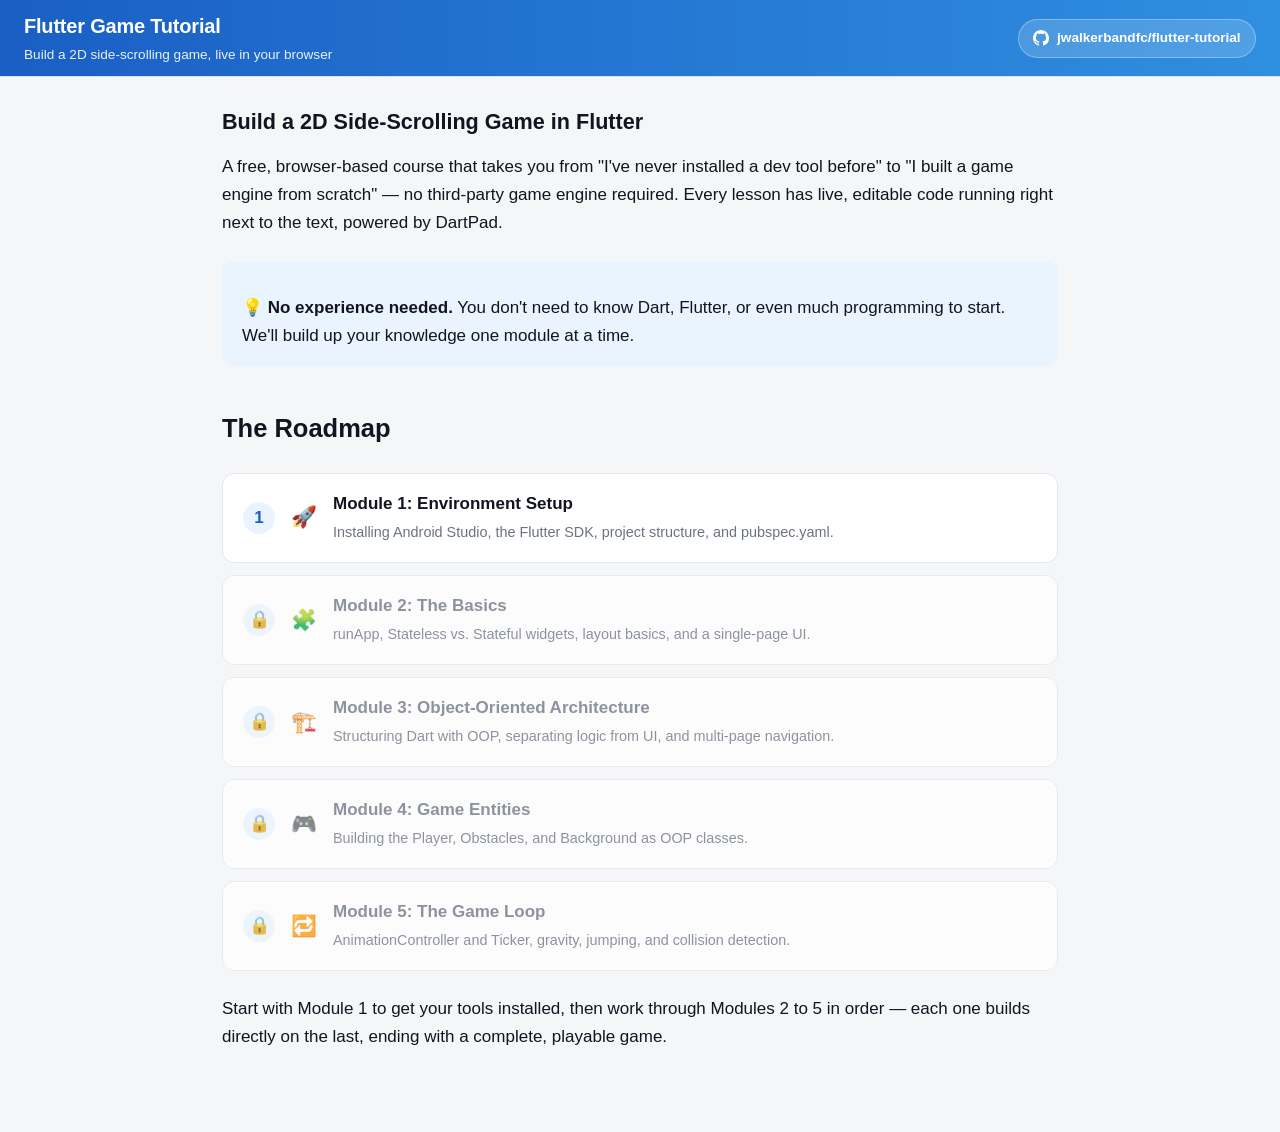
<file: index.html>
<!DOCTYPE html>
<html lang="en">
<head>
  <meta charset="UTF-8" />
  <meta name="viewport" content="width=device-width, initial-scale=1.0" />
  <title>Build a 2D Game in Flutter — A Beginner's Tutorial Series</title>
  <link rel="stylesheet" href="assets/css/style.css" />
</head>
<body data-root="">
  <div class="app">
    <header class="app-header" id="app-header-root"></header>
    <div class="app-body">
      <main class="content" style="max-width: 900px;">
        <h1>Build a 2D Side-Scrolling Game in Flutter</h1>
        <p>
          A free, browser-based course that takes you from "I've never installed a dev tool before"
          to "I built a game engine from scratch" — no third-party game engine required. Every
          lesson has live, editable code running right next to the text, powered by DartPad.
        </p>

        <div class="callout">
          <p>
            <strong>No experience needed.</strong> You don't need to know Dart, Flutter, or even
            much programming to start. We'll build up your knowledge one module at a time.
          </p>
        </div>

        <h2 style="border-top: none; padding-top: 0; margin-top: 2.5rem;">The Roadmap</h2>
        <ul class="roadmap-list" id="roadmap-list"></ul>

        <p>
          Start with Module 1 to get your tools installed, then work through Modules 2 to 5 in
          order — each one builds directly on the last, ending with a complete, playable game.
        </p>
      </main>
    </div>
  </div>

  <script src="assets/js/lessons-data.js"></script>
  <script src="assets/js/progress.js"></script>
  <script src="assets/js/shell.js"></script>
  <script>
    window.FlutterTutorial.onShellReady = function () {
      window.FlutterTutorial.renderRoadmap('roadmap-list', {
        'module-1': 'Installing Android Studio, the Flutter SDK, project structure, and pubspec.yaml.',
        'module-2': 'runApp, Stateless vs. Stateful widgets, layout basics, and a single-page UI.',
        'module-3': 'Structuring Dart with OOP, separating logic from UI, and multi-page navigation.',
        'module-4': 'Building the Player, Obstacles, and Background as OOP classes.',
        'module-5': 'AnimationController and Ticker, gravity, jumping, and collision detection.',
      });
    };
  </script>
</body>
</html>
</file>
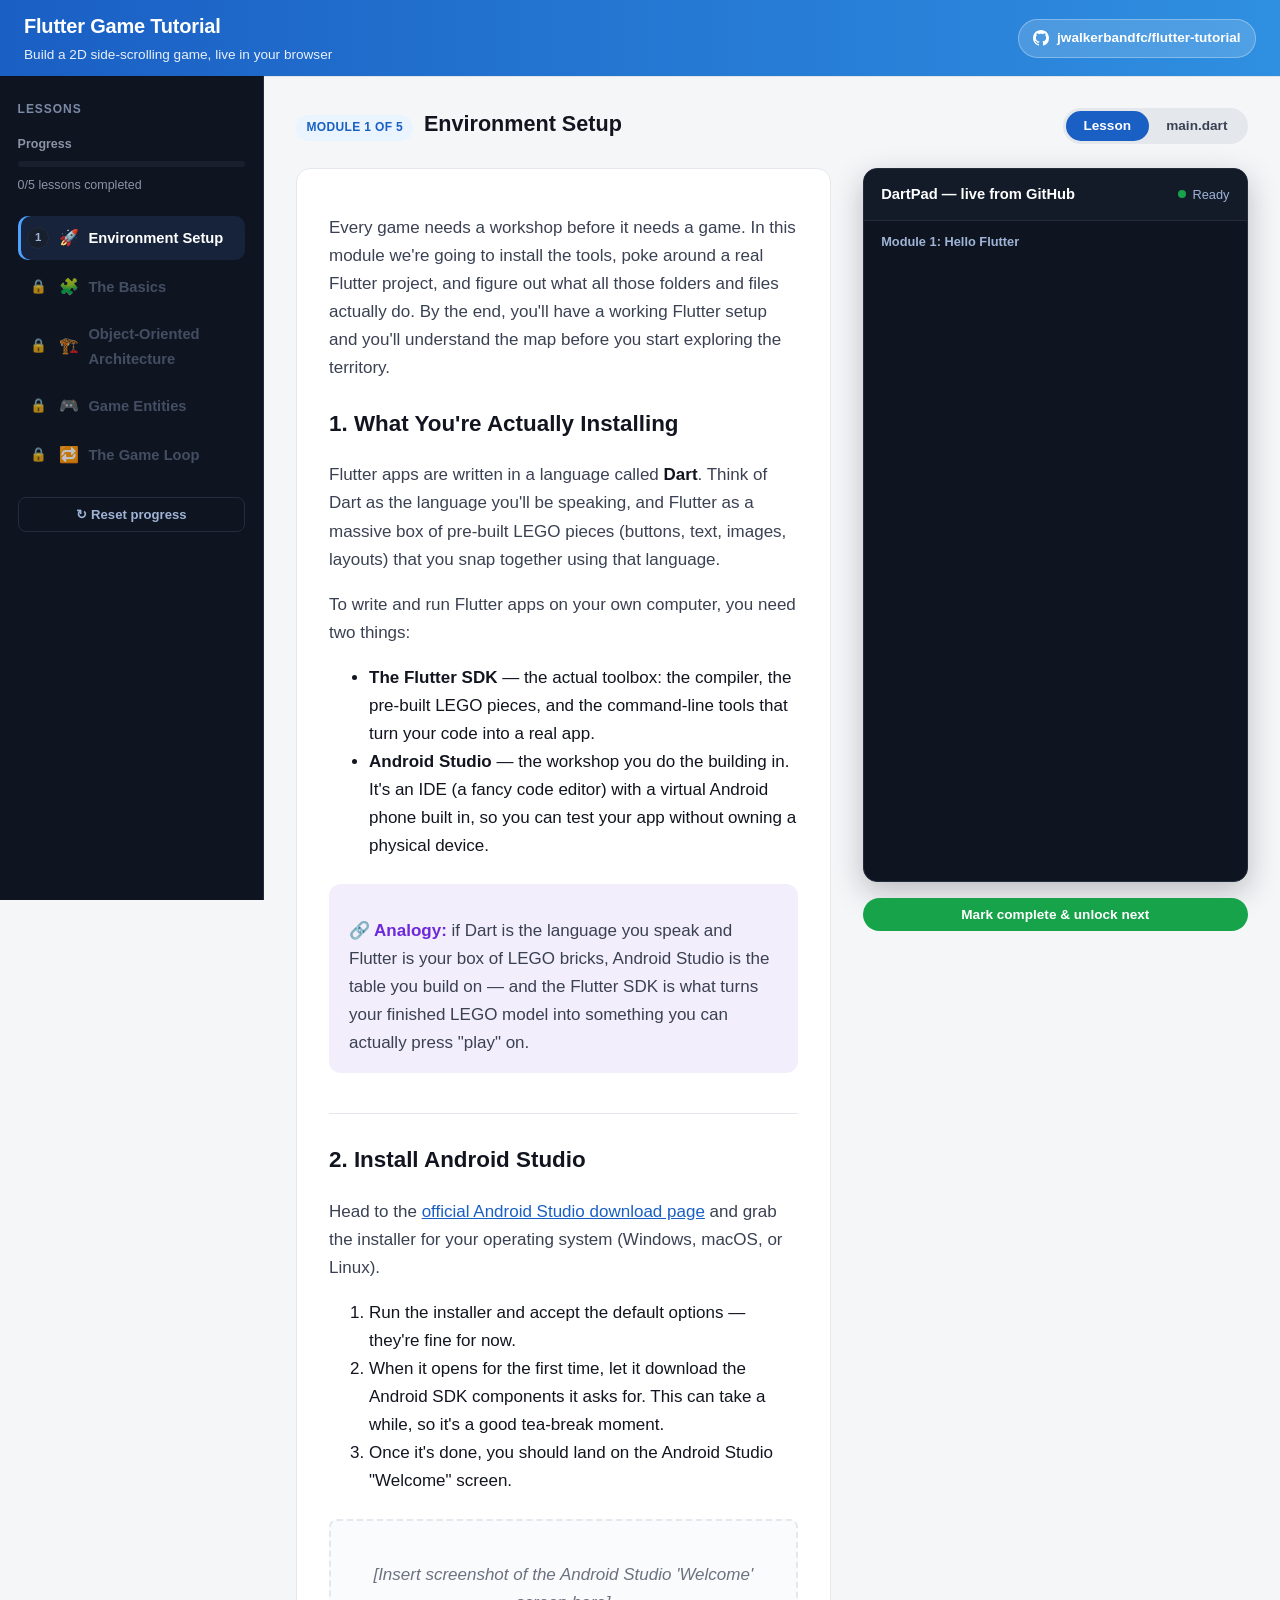
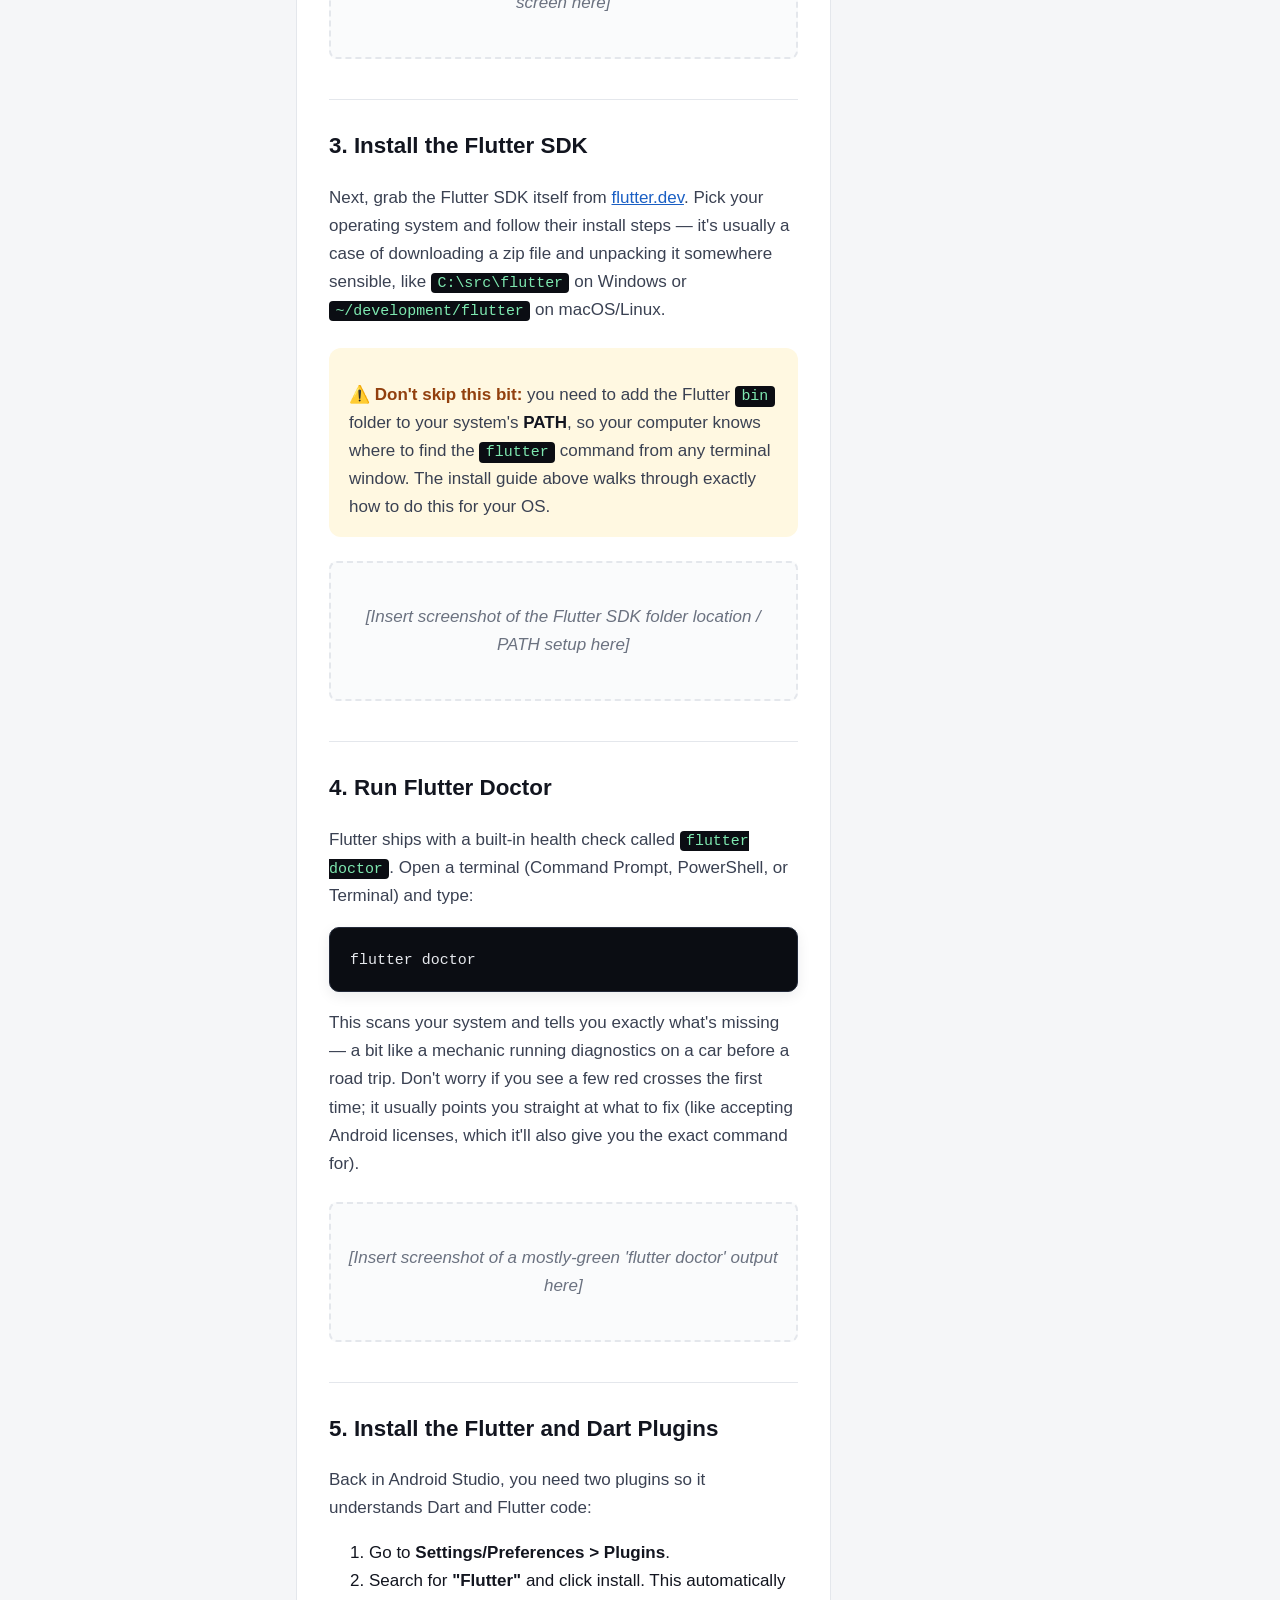
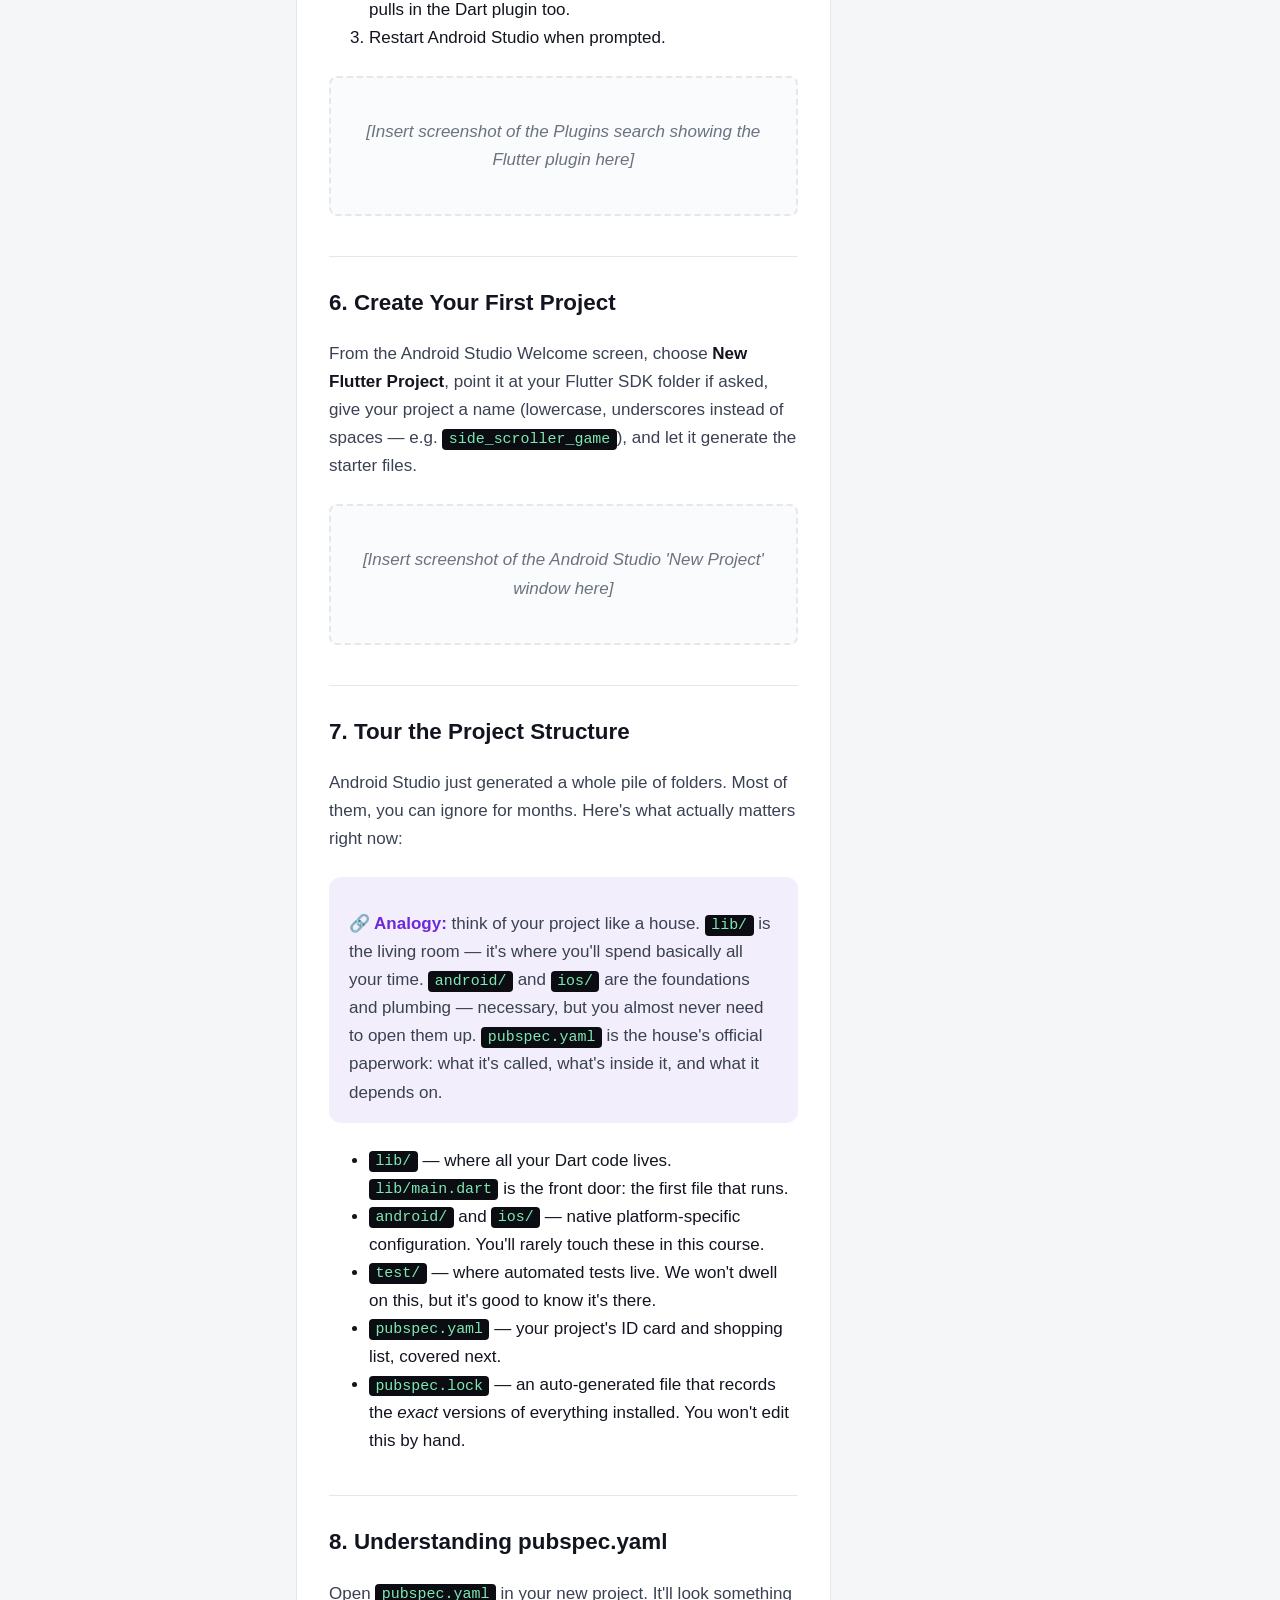
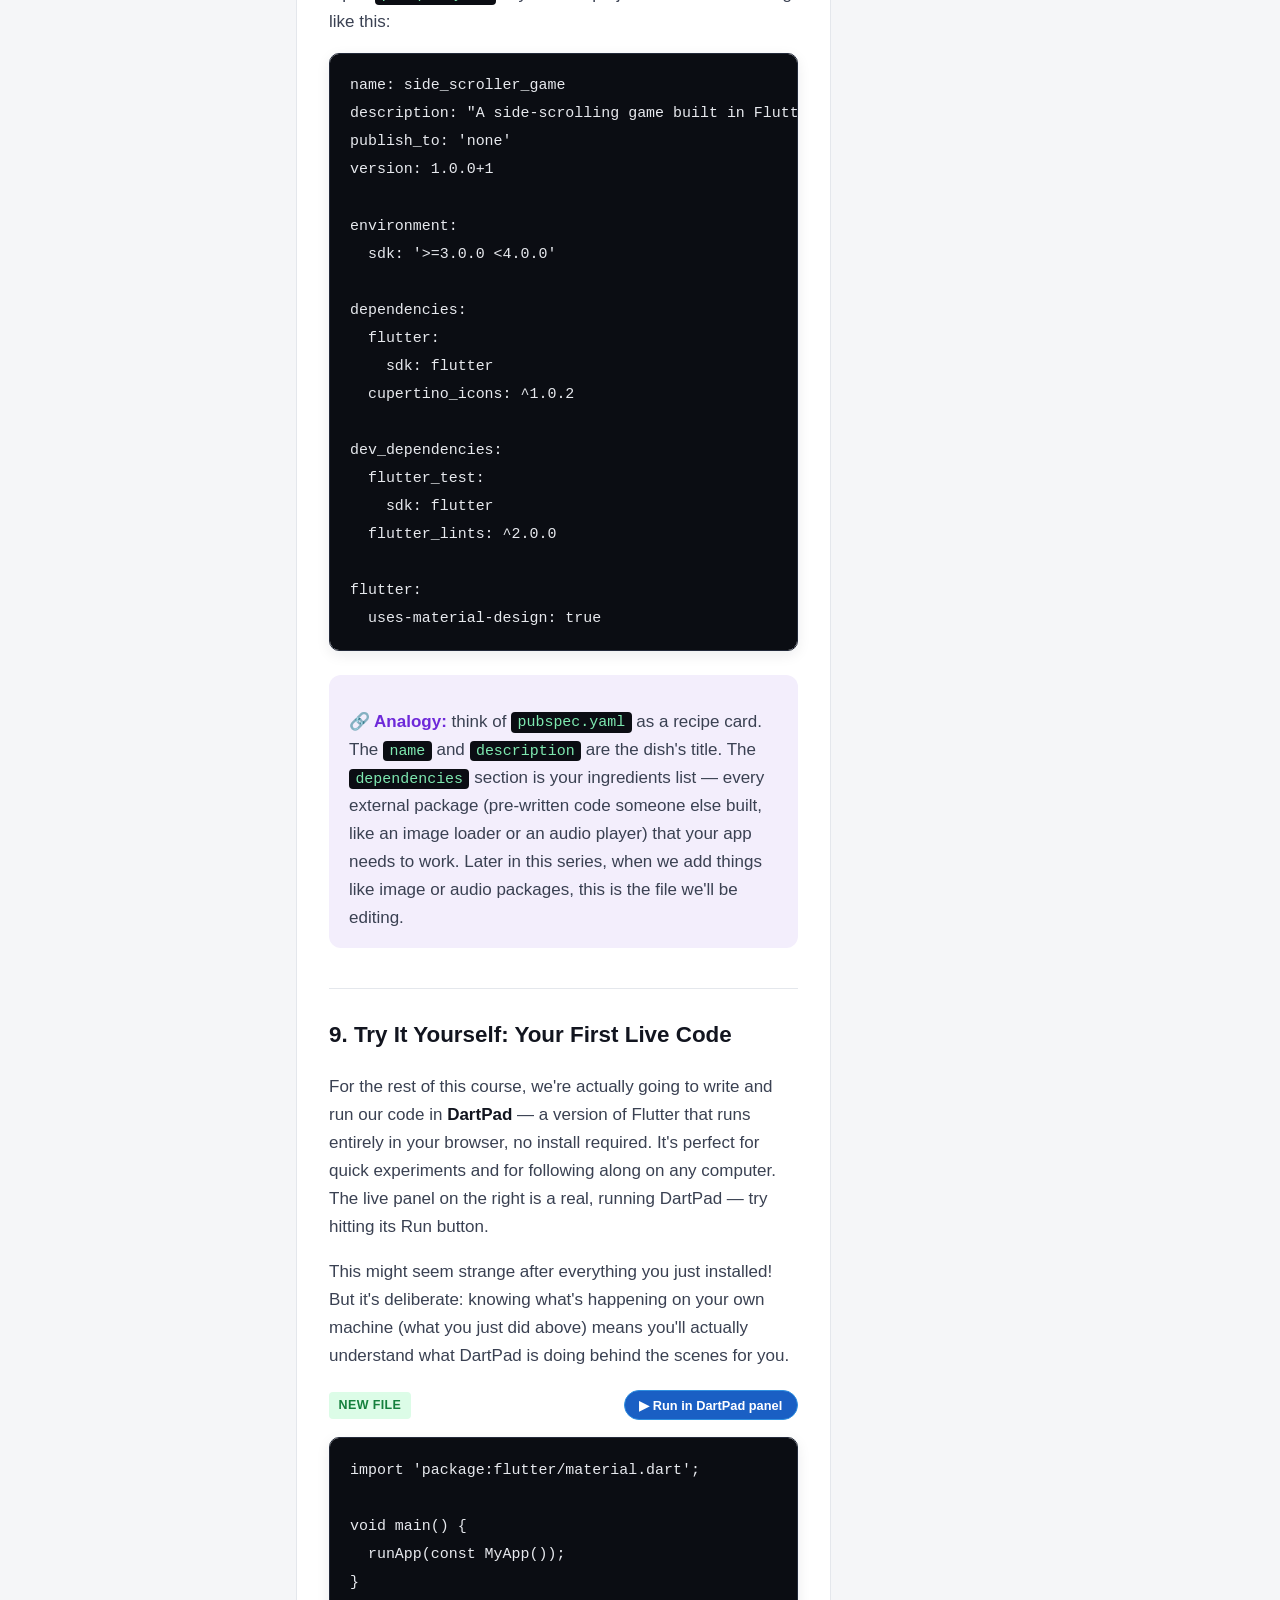
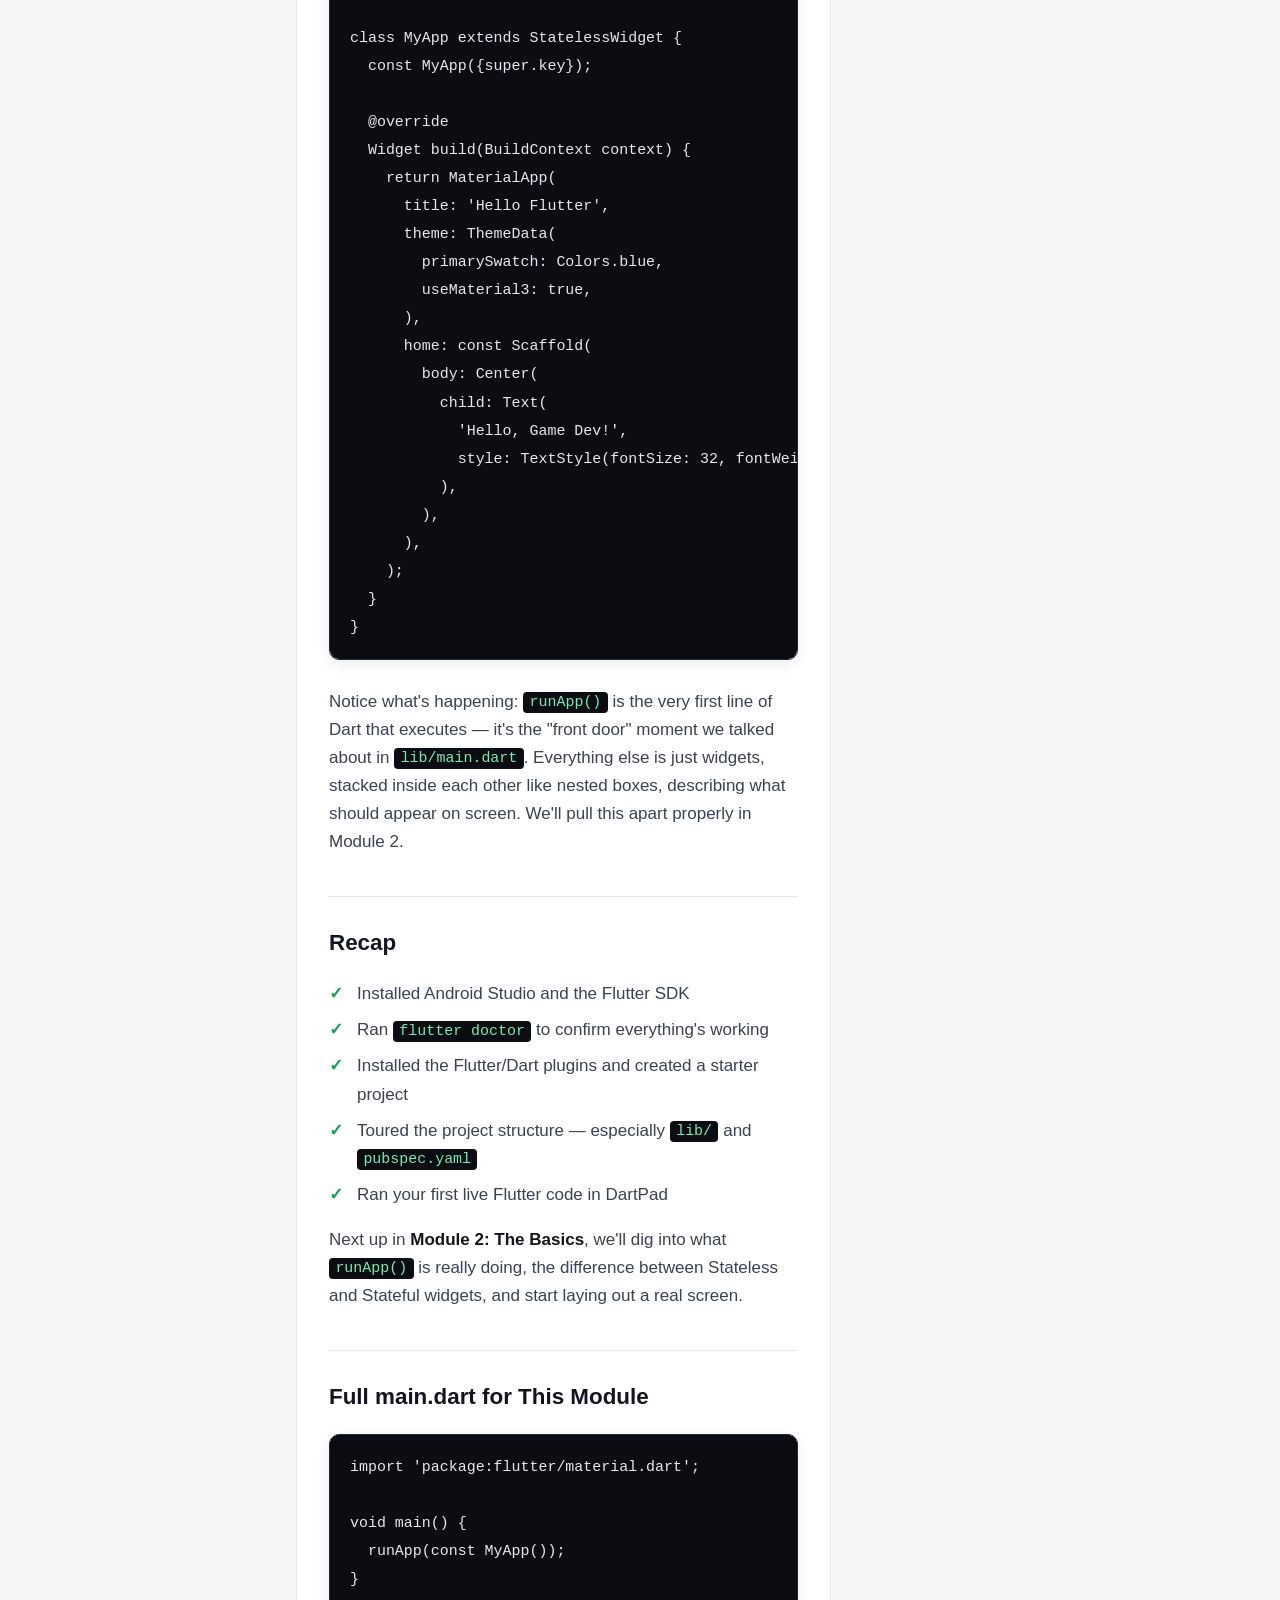
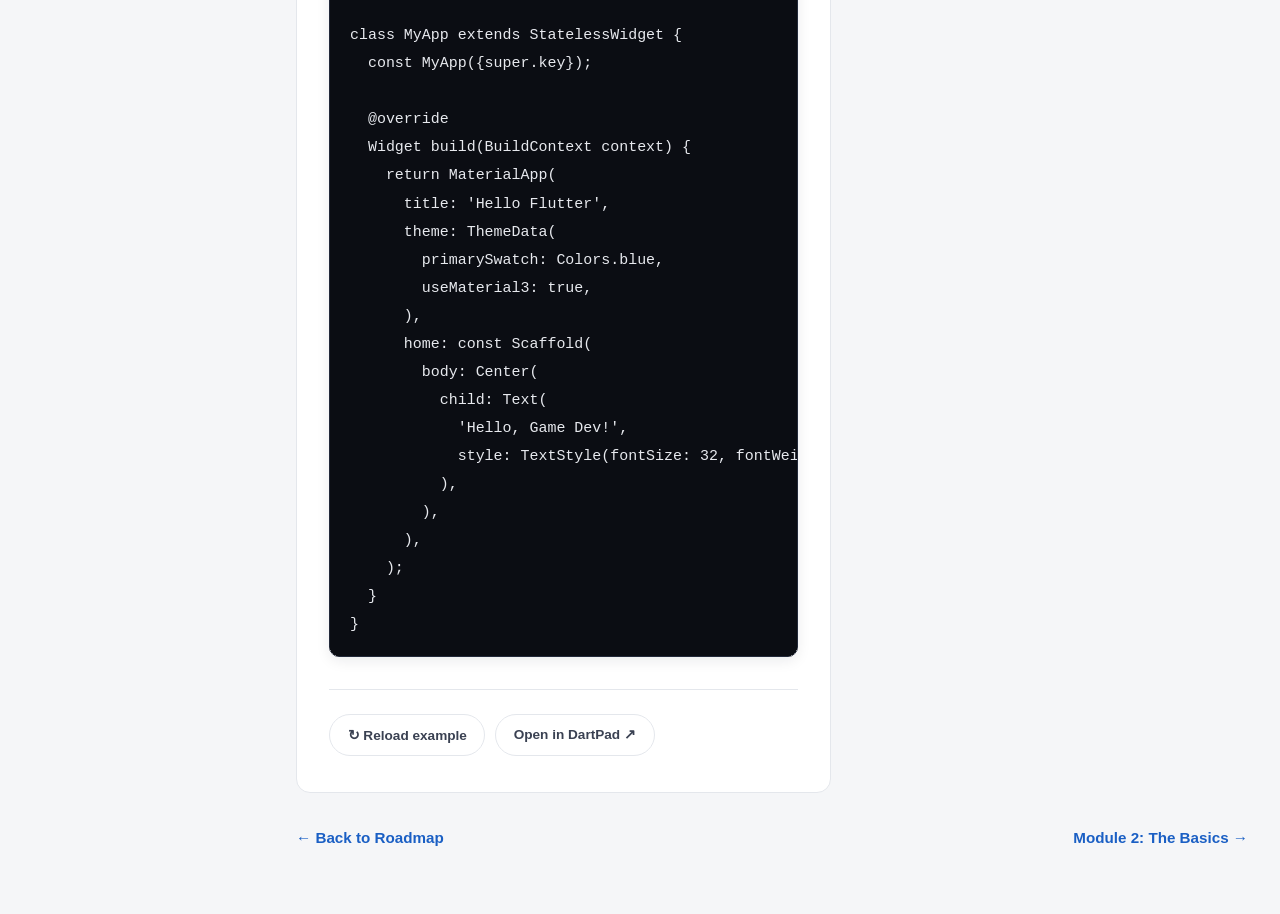
<file: modules/module-1.html>
<!DOCTYPE html>
<html lang="en">
<head>
  <meta charset="UTF-8" />
  <meta name="viewport" content="width=device-width, initial-scale=1.0" />
  <title>Module 1: Environment Setup — Flutter Game Tutorial</title>
  <link rel="stylesheet" href="../assets/css/style.css" />
</head>
<body data-root="../" data-lesson="module-1">
  <div class="app">
    <header class="app-header" id="app-header-root"></header>
    <div class="app-body">
      <aside class="sidebar" id="sidebar-root"></aside>
      <main class="content">
        <div class="lesson-header-row">
          <div>
            <span class="module-badge">MODULE 1 OF 5</span>
            <h1>Environment Setup</h1>
          </div>
          <div class="lesson-tabs">
            <button class="tab-btn active" id="tab-lesson" type="button">Lesson</button>
            <button class="tab-btn" id="tab-maindart" type="button">main.dart</button>
          </div>
        </div>

        <div class="content-split">
          <article class="lesson-pane">
            <p>
              Every game needs a workshop before it needs a game. In this module we're going to install
              the tools, poke around a real Flutter project, and figure out what all those folders and
              files actually do. By the end, you'll have a working Flutter setup and you'll understand
              the map before you start exploring the territory.
            </p>

            <h2>1. What You're Actually Installing</h2>
            <p>
              Flutter apps are written in a language called <strong>Dart</strong>. Think of Dart as the
              language you'll be speaking, and Flutter as a massive box of pre-built LEGO pieces
              (buttons, text, images, layouts) that you snap together using that language.
            </p>
            <p>
              To write and run Flutter apps on your own computer, you need two things:
            </p>
            <ul>
              <li><strong>The Flutter SDK</strong> — the actual toolbox: the compiler, the pre-built LEGO pieces, and the command-line tools that turn your code into a real app.</li>
              <li><strong>Android Studio</strong> — the workshop you do the building in. It's an IDE (a fancy code editor) with a virtual Android phone built in, so you can test your app without owning a physical device.</li>
            </ul>

            <div class="callout analogy">
              <p>
                <strong>Analogy:</strong> if Dart is the language you speak and Flutter is your box of
                LEGO bricks, Android Studio is the table you build on — and the Flutter SDK is what
                turns your finished LEGO model into something you can actually press "play" on.
              </p>
            </div>

            <h2>2. Install Android Studio</h2>
            <p>
              Head to the
              <a href="https://developer.android.com/studio" target="_blank" rel="noopener">official Android Studio download page</a>
              and grab the installer for your operating system (Windows, macOS, or Linux).
            </p>
            <ol>
              <li>Run the installer and accept the default options — they're fine for now.</li>
              <li>When it opens for the first time, let it download the Android SDK components it asks for. This can take a while, so it's a good tea-break moment.</li>
              <li>Once it's done, you should land on the Android Studio "Welcome" screen.</li>
            </ol>

            <div class="screenshot-placeholder">
              [Insert screenshot of the Android Studio 'Welcome' screen here]
            </div>

            <h2>3. Install the Flutter SDK</h2>
            <p>
              Next, grab the Flutter SDK itself from
              <a href="https://docs.flutter.dev/get-started/install" target="_blank" rel="noopener">flutter.dev</a>.
              Pick your operating system and follow their install steps — it's usually a case of
              downloading a zip file and unpacking it somewhere sensible, like <code>C:\src\flutter</code>
              on Windows or <code>~/development/flutter</code> on macOS/Linux.
            </p>

            <div class="callout warning">
              <p>
                <strong>Don't skip this bit:</strong> you need to add the Flutter <code>bin</code> folder
                to your system's <strong>PATH</strong>, so your computer knows where to find the
                <code>flutter</code> command from any terminal window. The install guide above walks
                through exactly how to do this for your OS.
              </p>
            </div>

            <div class="screenshot-placeholder">
              [Insert screenshot of the Flutter SDK folder location / PATH setup here]
            </div>

            <h2>4. Run Flutter Doctor</h2>
            <p>
              Flutter ships with a built-in health check called <code>flutter doctor</code>. Open a
              terminal (Command Prompt, PowerShell, or Terminal) and type:
            </p>
            <pre><code>flutter doctor</code></pre>
            <p>
              This scans your system and tells you exactly what's missing — a bit like a mechanic
              running diagnostics on a car before a road trip. Don't worry if you see a few red crosses
              the first time; it usually points you straight at what to fix (like accepting Android
              licenses, which it'll also give you the exact command for).
            </p>

            <div class="screenshot-placeholder">
              [Insert screenshot of a mostly-green 'flutter doctor' output here]
            </div>

            <h2>5. Install the Flutter and Dart Plugins</h2>
            <p>
              Back in Android Studio, you need two plugins so it understands Dart and Flutter code:
            </p>
            <ol>
              <li>Go to <strong>Settings/Preferences &gt; Plugins</strong>.</li>
              <li>Search for <strong>"Flutter"</strong> and click install. This automatically pulls in the Dart plugin too.</li>
              <li>Restart Android Studio when prompted.</li>
            </ol>

            <div class="screenshot-placeholder">
              [Insert screenshot of the Plugins search showing the Flutter plugin here]
            </div>

            <h2>6. Create Your First Project</h2>
            <p>
              From the Android Studio Welcome screen, choose <strong>New Flutter Project</strong>, point
              it at your Flutter SDK folder if asked, give your project a name (lowercase, underscores
              instead of spaces — e.g. <code>side_scroller_game</code>), and let it generate the starter
              files.
            </p>

            <div class="screenshot-placeholder">
              [Insert screenshot of the Android Studio 'New Project' window here]
            </div>

            <h2>7. Tour the Project Structure</h2>
            <p>
              Android Studio just generated a whole pile of folders. Most of them, you can ignore for
              months. Here's what actually matters right now:
            </p>

            <div class="callout analogy">
              <p>
                <strong>Analogy:</strong> think of your project like a house. <code>lib/</code> is the
                living room — it's where you'll spend basically all your time. <code>android/</code> and
                <code>ios/</code> are the foundations and plumbing — necessary, but you almost never need
                to open them up. <code>pubspec.yaml</code> is the house's official paperwork: what it's
                called, what's inside it, and what it depends on.
              </p>
            </div>

            <ul>
              <li><code>lib/</code> — where all your Dart code lives. <code>lib/main.dart</code> is the front door: the first file that runs.</li>
              <li><code>android/</code> and <code>ios/</code> — native platform-specific configuration. You'll rarely touch these in this course.</li>
              <li><code>test/</code> — where automated tests live. We won't dwell on this, but it's good to know it's there.</li>
              <li><code>pubspec.yaml</code> — your project's ID card and shopping list, covered next.</li>
              <li><code>pubspec.lock</code> — an auto-generated file that records the <em>exact</em> versions of everything installed. You won't edit this by hand.</li>
            </ul>

            <h2>8. Understanding pubspec.yaml</h2>
            <p>
              Open <code>pubspec.yaml</code> in your new project. It'll look something like this:
            </p>

            <pre><code>name: side_scroller_game
description: "A side-scrolling game built in Flutter."
publish_to: 'none'
version: 1.0.0+1

environment:
  sdk: '>=3.0.0 <4.0.0'

dependencies:
  flutter:
    sdk: flutter
  cupertino_icons: ^1.0.2

dev_dependencies:
  flutter_test:
    sdk: flutter
  flutter_lints: ^2.0.0

flutter:
  uses-material-design: true</code></pre>

            <div class="callout analogy">
              <p>
                <strong>Analogy:</strong> think of <code>pubspec.yaml</code> as a recipe card. The
                <code>name</code> and <code>description</code> are the dish's title. The
                <code>dependencies</code> section is your ingredients list — every external package
                (pre-written code someone else built, like an image loader or an audio player) that your
                app needs to work. Later in this series, when we add things like image or audio
                packages, this is the file we'll be editing.
              </p>
            </div>

            <h2>9. Try It Yourself: Your First Live Code</h2>
            <p>
              For the rest of this course, we're actually going to write and run our code in
              <strong>DartPad</strong> — a version of Flutter that runs entirely in your browser, no
              install required. It's perfect for quick experiments and for following along on any
              computer. The live panel on the right is a real, running DartPad — try hitting its Run
              button.
            </p>
            <p>
              This might seem strange after everything you just installed! But it's deliberate: knowing
              what's happening on your own machine (what you just did above) means you'll actually
              understand what DartPad is doing behind the scenes for you.
            </p>

            <div class="example-block">
              <div class="example-toolbar">
                <span class="file-note new">New File</span>
                <button
                  class="run-in-panel-btn"
                  type="button"
                  data-gh-path="snippets/module-1-example-1.dart"
                  data-label="Module 1: Hello Flutter"
                >&#9654; Run in DartPad panel</button>
              </div>
              <pre><code>import 'package:flutter/material.dart';

void main() {
  runApp(const MyApp());
}

class MyApp extends StatelessWidget {
  const MyApp({super.key});

  @override
  Widget build(BuildContext context) {
    return MaterialApp(
      title: 'Hello Flutter',
      theme: ThemeData(
        primarySwatch: Colors.blue,
        useMaterial3: true,
      ),
      home: const Scaffold(
        body: Center(
          child: Text(
            'Hello, Game Dev!',
            style: TextStyle(fontSize: 32, fontWeight: FontWeight.bold),
          ),
        ),
      ),
    );
  }
}</code></pre>
            </div>

            <p>
              Notice what's happening: <code>runApp()</code> is the very first line of Dart that
              executes — it's the "front door" moment we talked about in <code>lib/main.dart</code>. Everything else
              is just widgets, stacked inside each other like nested boxes, describing what should appear
              on screen. We'll pull this apart properly in Module 2.
            </p>

            <h2>Recap</h2>
            <ul class="checklist">
              <li>Installed Android Studio and the Flutter SDK</li>
              <li>Ran <code>flutter doctor</code> to confirm everything's working</li>
              <li>Installed the Flutter/Dart plugins and created a starter project</li>
              <li>Toured the project structure — especially <code>lib/</code> and <code>pubspec.yaml</code></li>
              <li>Ran your first live Flutter code in DartPad</li>
            </ul>

            <p>
              Next up in <strong>Module 2: The Basics</strong>, we'll dig into what <code>runApp()</code>
              is really doing, the difference between Stateless and Stateful widgets, and start laying
              out a real screen.
            </p>

            <h2 id="full-main-dart">Full main.dart for This Module</h2>
            <pre><code>import 'package:flutter/material.dart';

void main() {
  runApp(const MyApp());
}

class MyApp extends StatelessWidget {
  const MyApp({super.key});

  @override
  Widget build(BuildContext context) {
    return MaterialApp(
      title: 'Hello Flutter',
      theme: ThemeData(
        primarySwatch: Colors.blue,
        useMaterial3: true,
      ),
      home: const Scaffold(
        body: Center(
          child: Text(
            'Hello, Game Dev!',
            style: TextStyle(fontSize: 32, fontWeight: FontWeight.bold),
          ),
        ),
      ),
    );
  }
}
</code></pre>

            <div class="lesson-footer-actions">
              <button class="btn btn-light" id="reload-example-btn" type="button">&#8635; Reload example</button>
              <a class="btn btn-light" id="open-in-dartpad-link" href="#" target="_blank" rel="noopener">Open in DartPad &#8599;</a>
            </div>
          </article>

          <aside class="dartpad-pane">
            <div class="dartpad-panel">
              <div class="dartpad-panel-header">
                <span class="dartpad-panel-title">DartPad — live from GitHub</span>
                <span class="dartpad-status"><span class="status-dot"></span>Ready</span>
              </div>
              <div class="dartpad-panel-label" id="dartpad-panel-label"></div>
              <iframe id="dartpad-iframe" title="Live DartPad" loading="lazy"></iframe>
            </div>
            <div class="panel-actions">
              <button class="btn btn-green btn-block" id="mark-complete-btn" type="button">Mark complete &amp; unlock next</button>
            </div>
          </aside>
        </div>

        <nav class="module-nav">
          <a href="../index.html">&larr; Back to Roadmap</a>
          <a href="module-2.html">Module 2: The Basics &rarr;</a>
        </nav>
      </main>
    </div>
  </div>

  <script src="../assets/js/lessons-data.js"></script>
  <script src="../assets/js/progress.js"></script>
  <script src="../assets/js/shell.js"></script>
  <script src="../assets/js/dartpad-panel.js"></script>
  <script>
    document.getElementById('mark-complete-btn').addEventListener('click', function () {
      window.FlutterTutorial.progress.markComplete('module-1');
      window.location.href = 'module-2.html';
    });
  </script>
</body>
</html>
</file>
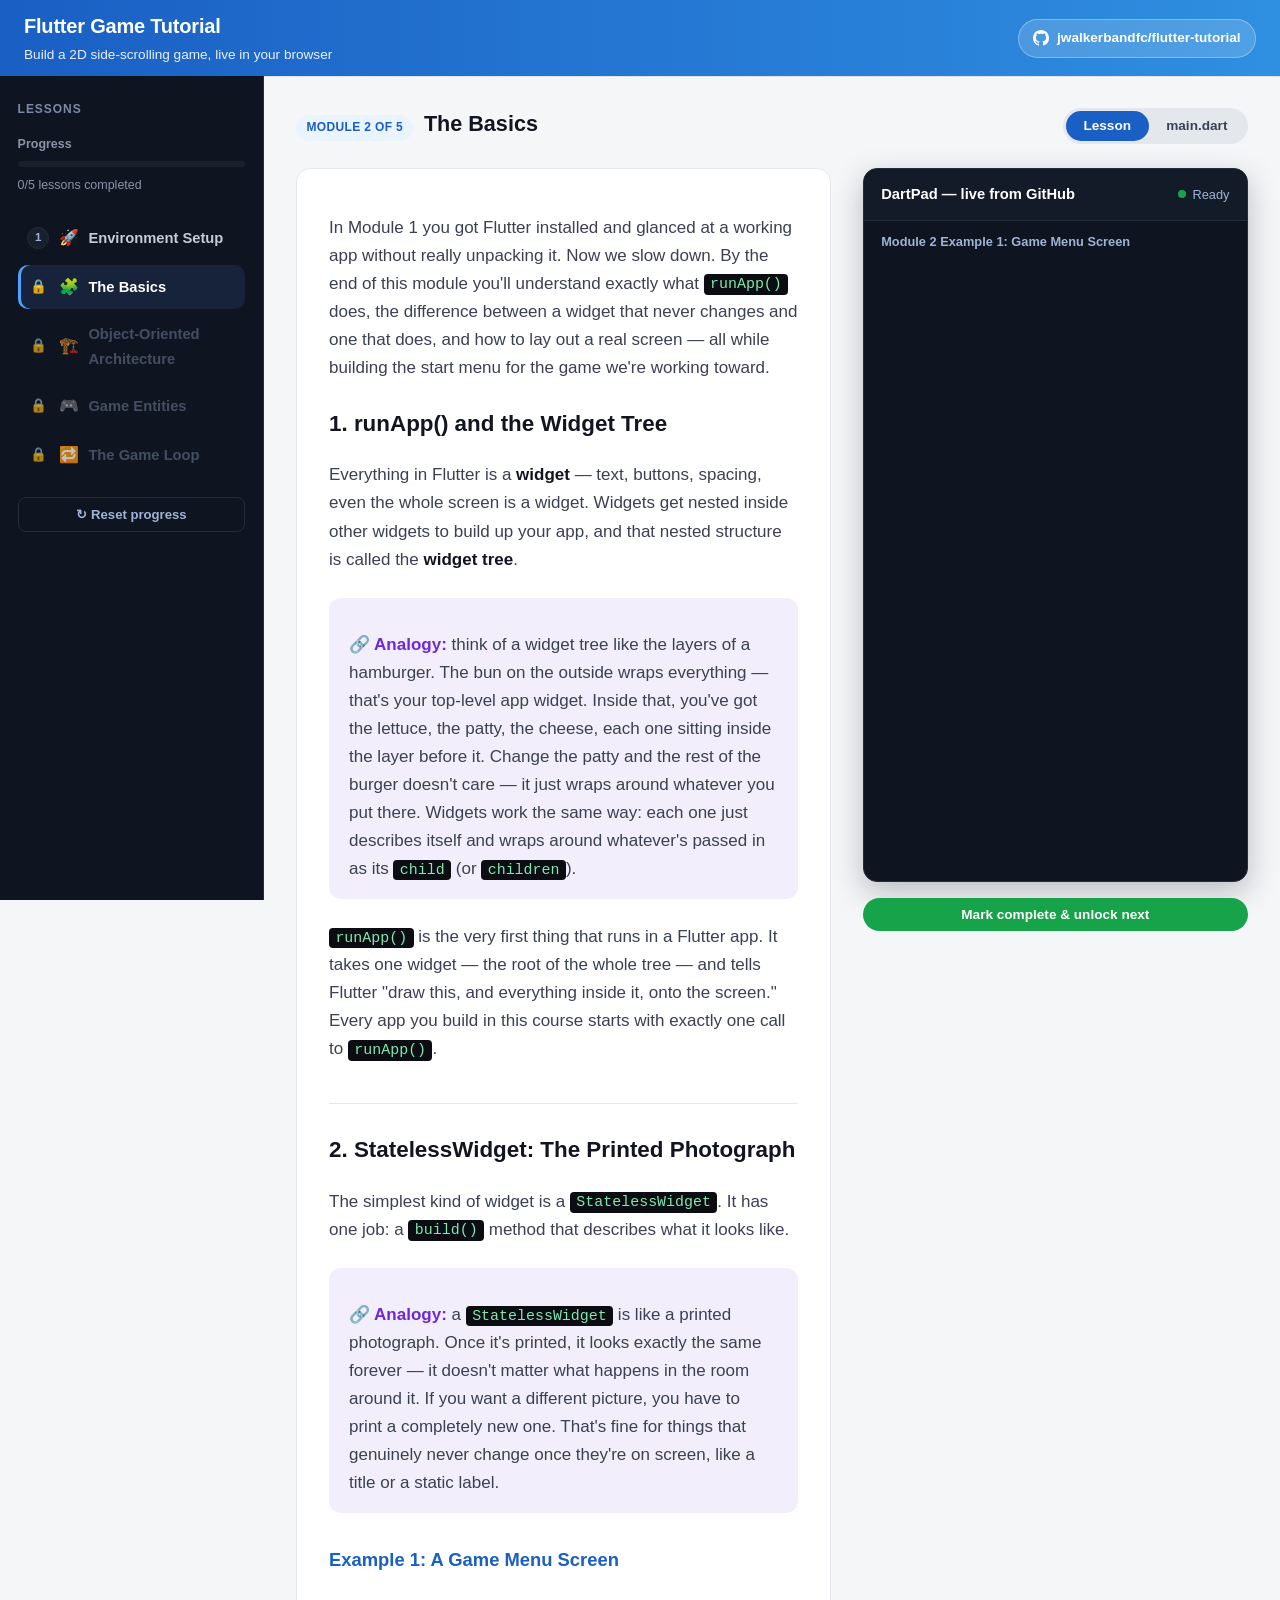
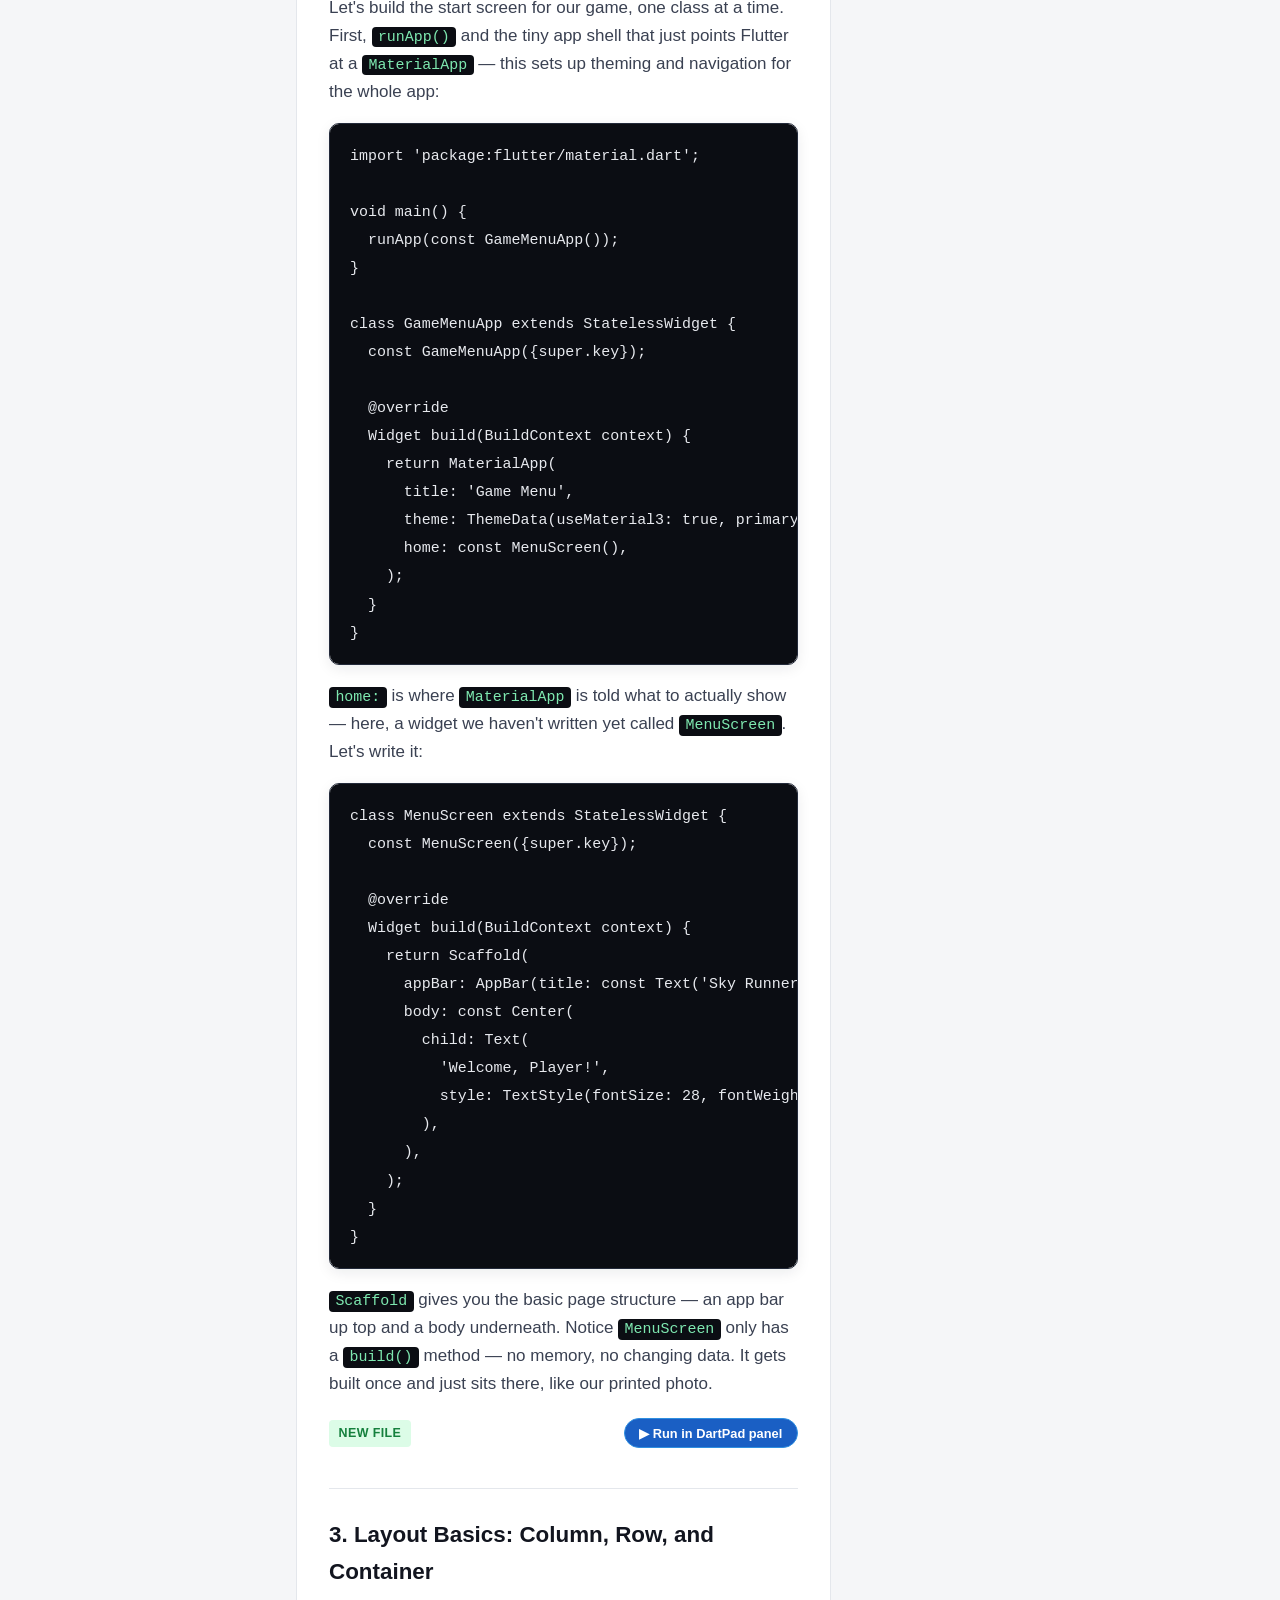
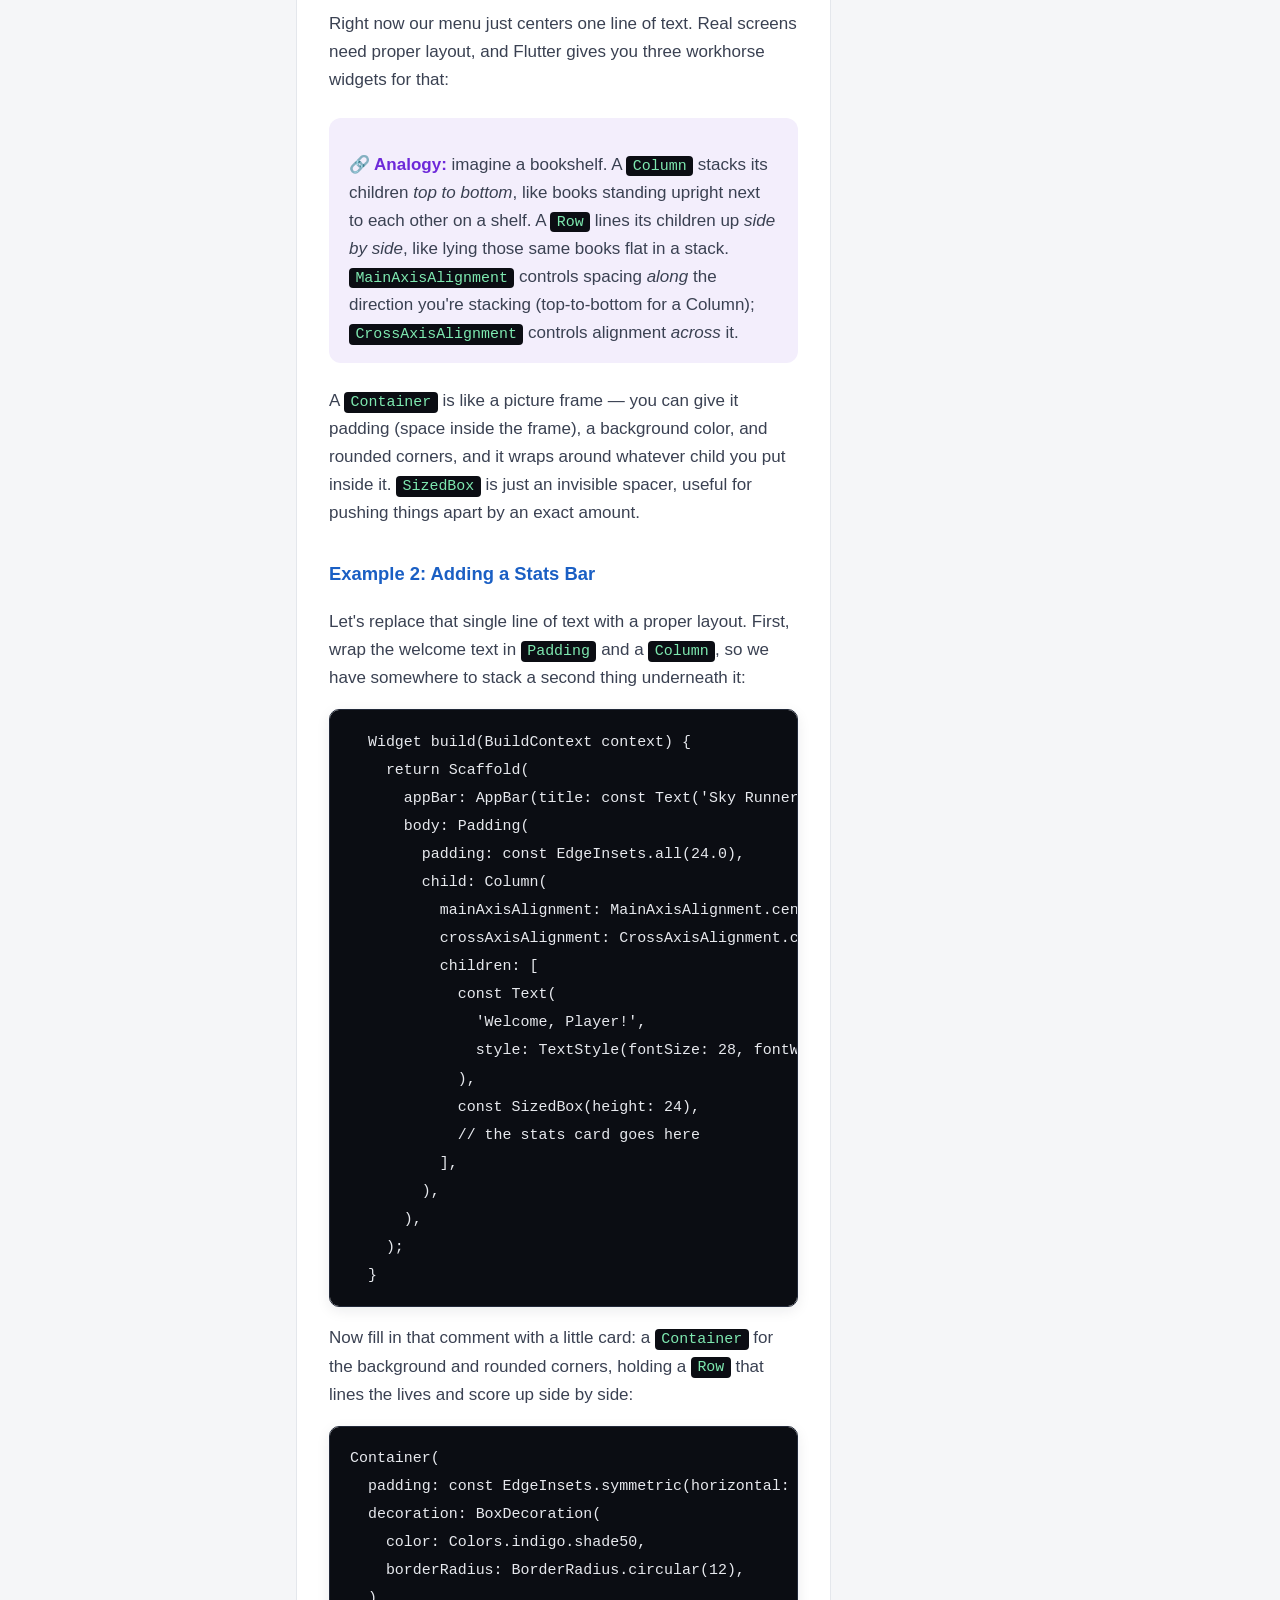
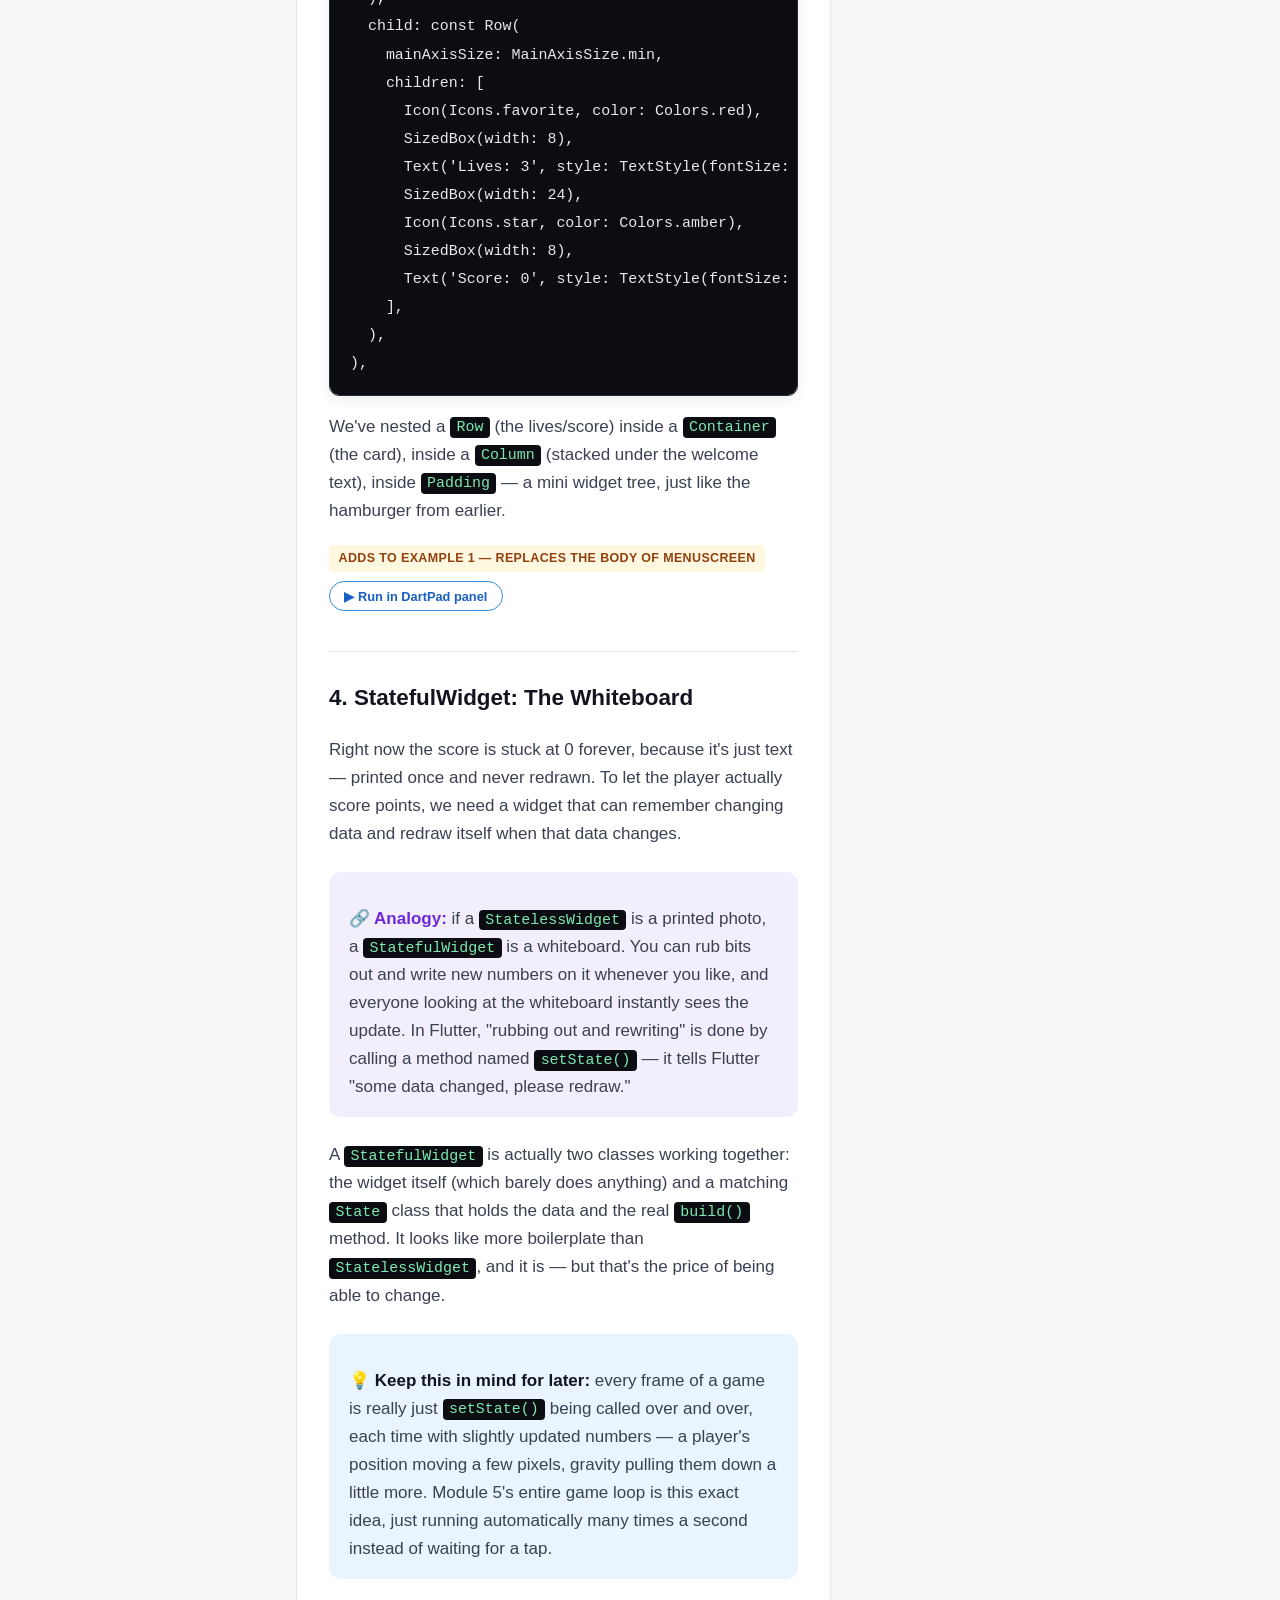
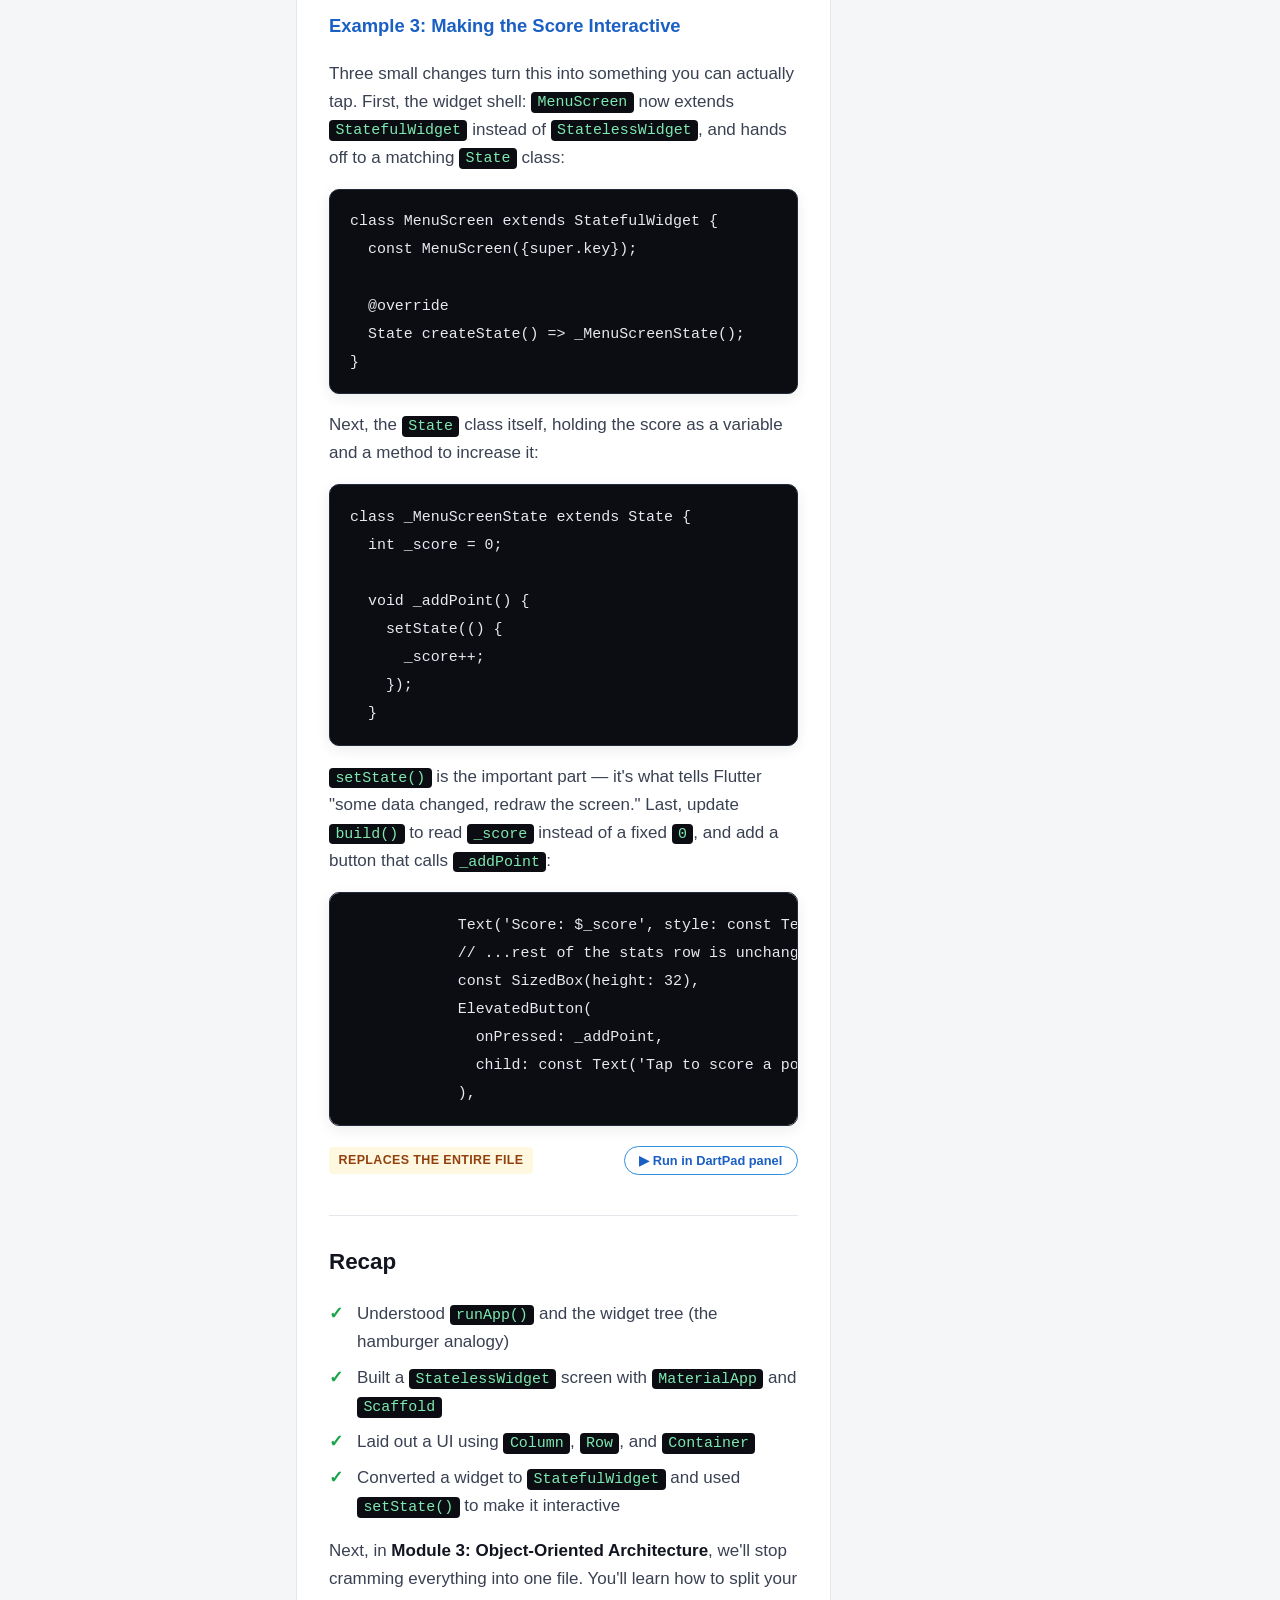
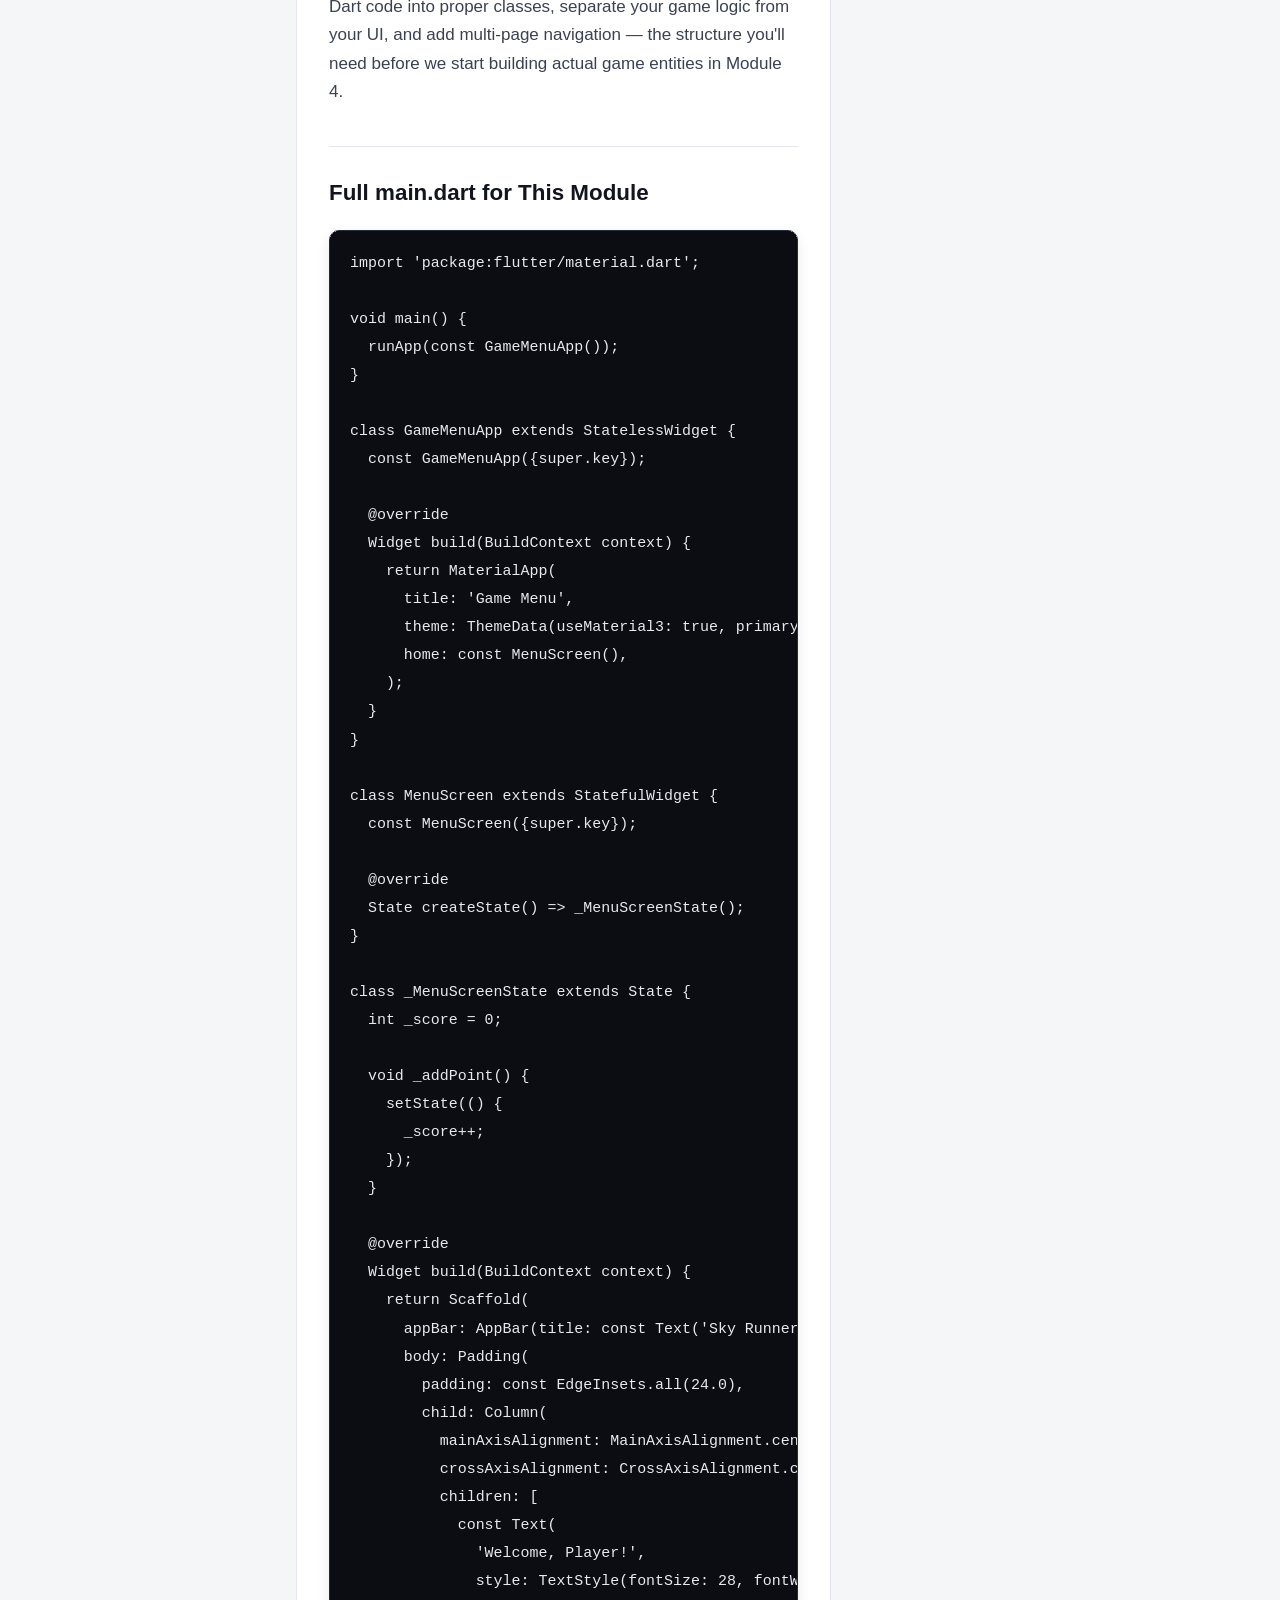
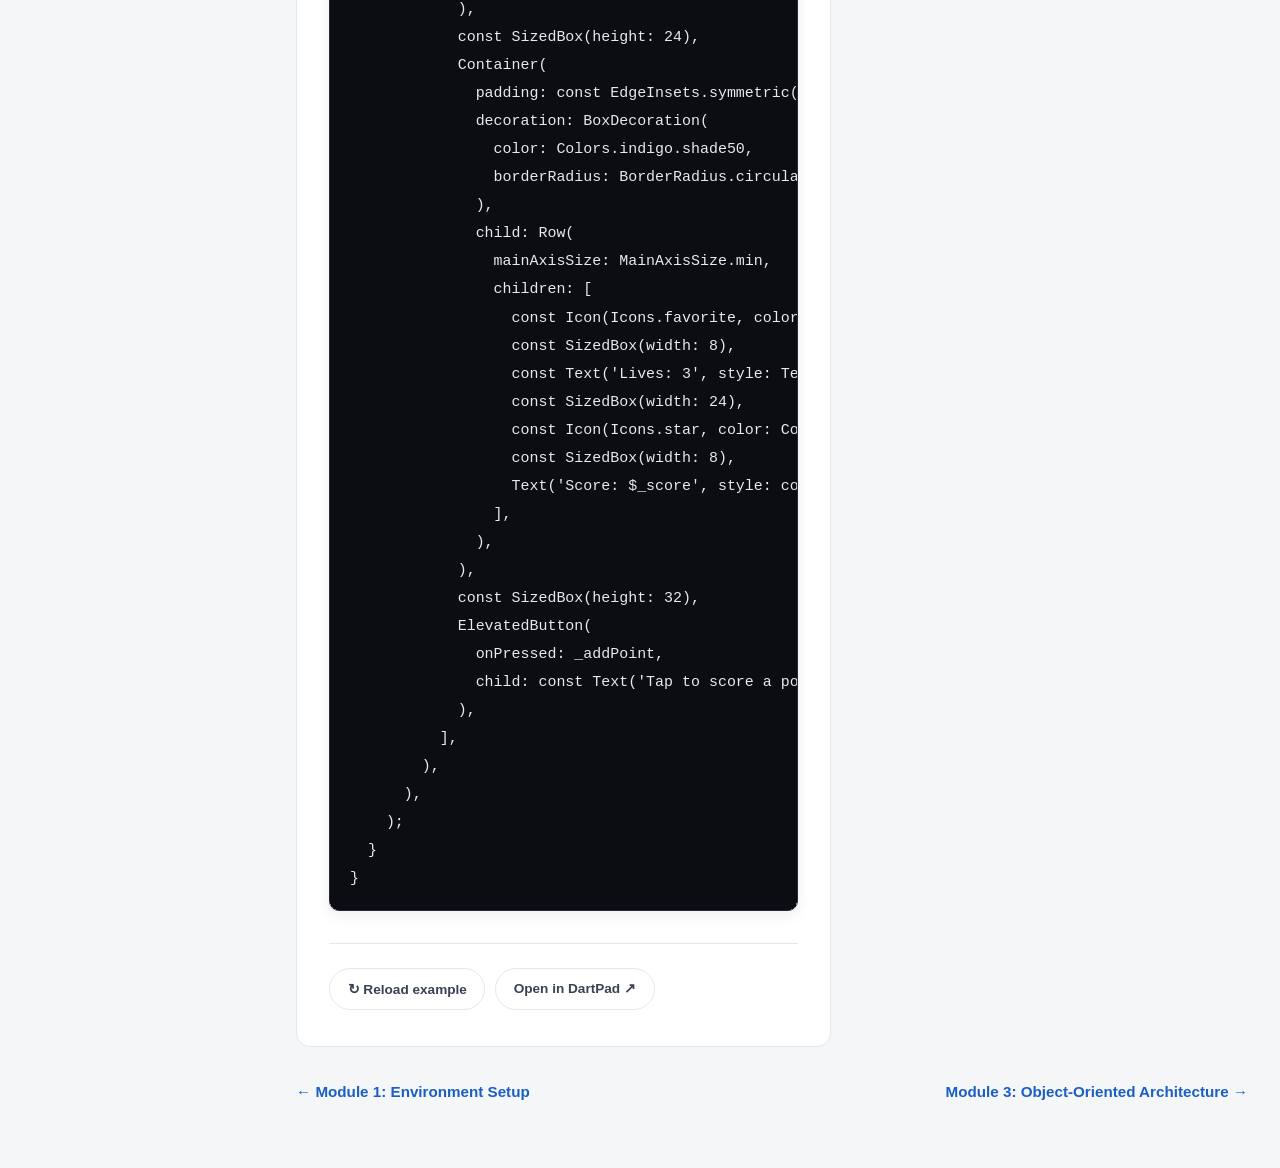
<file: modules/module-2.html>
<!DOCTYPE html>
<html lang="en">
<head>
  <meta charset="UTF-8" />
  <meta name="viewport" content="width=device-width, initial-scale=1.0" />
  <title>Module 2: The Basics — Flutter Game Tutorial</title>
  <link rel="stylesheet" href="../assets/css/style.css" />
</head>
<body data-root="../" data-lesson="module-2">
  <div class="app">
    <header class="app-header" id="app-header-root"></header>
    <div class="app-body">
      <aside class="sidebar" id="sidebar-root"></aside>
      <main class="content">
        <div class="lesson-header-row">
          <div>
            <span class="module-badge">MODULE 2 OF 5</span>
            <h1>The Basics</h1>
          </div>
          <div class="lesson-tabs">
            <button class="tab-btn active" id="tab-lesson" type="button">Lesson</button>
            <button class="tab-btn" id="tab-maindart" type="button">main.dart</button>
          </div>
        </div>

        <div class="content-split">
          <article class="lesson-pane">
            <p>
              In Module 1 you got Flutter installed and glanced at a working app without really
              unpacking it. Now we slow down. By the end of this module you'll understand exactly what
              <code>runApp()</code> does, the difference between a widget that never changes and one that
              does, and how to lay out a real screen — all while building the start menu for the game
              we're working toward.
            </p>

            <h2>1. runApp() and the Widget Tree</h2>
            <p>
              Everything in Flutter is a <strong>widget</strong> — text, buttons, spacing, even the whole
              screen is a widget. Widgets get nested inside other widgets to build up your app, and that
              nested structure is called the <strong>widget tree</strong>.
            </p>

            <div class="callout analogy">
              <p>
                <strong>Analogy:</strong> think of a widget tree like the layers of a hamburger. The bun
                on the outside wraps everything — that's your top-level app widget. Inside that, you've
                got the lettuce, the patty, the cheese, each one sitting inside the layer before it.
                Change the patty and the rest of the burger doesn't care — it just wraps around whatever
                you put there. Widgets work the same way: each one just describes itself and wraps around
                whatever's passed in as its <code>child</code> (or <code>children</code>).
              </p>
            </div>

            <p>
              <code>runApp()</code> is the very first thing that runs in a Flutter app. It takes one
              widget — the root of the whole tree — and tells Flutter "draw this, and everything inside
              it, onto the screen." Every app you build in this course starts with exactly one call to
              <code>runApp()</code>.
            </p>

            <h2>2. StatelessWidget: The Printed Photograph</h2>
            <p>
              The simplest kind of widget is a <code>StatelessWidget</code>. It has one job: a
              <code>build()</code> method that describes what it looks like.
            </p>

            <div class="callout analogy">
              <p>
                <strong>Analogy:</strong> a <code>StatelessWidget</code> is like a printed photograph.
                Once it's printed, it looks exactly the same forever — it doesn't matter what happens in
                the room around it. If you want a different picture, you have to print a completely new
                one. That's fine for things that genuinely never change once they're on screen, like a
                title or a static label.
              </p>
            </div>

            <h3>Example 1: A Game Menu Screen</h3>
            <p>
              Let's build the start screen for our game, one class at a time. First,
              <code>runApp()</code> and the tiny app shell that just points Flutter at a
              <code>MaterialApp</code> — this sets up theming and navigation for the whole app:
            </p>
            <pre><code>import 'package:flutter/material.dart';

void main() {
  runApp(const GameMenuApp());
}

class GameMenuApp extends StatelessWidget {
  const GameMenuApp({super.key});

  @override
  Widget build(BuildContext context) {
    return MaterialApp(
      title: 'Game Menu',
      theme: ThemeData(useMaterial3: true, primarySwatch: Colors.indigo),
      home: const MenuScreen(),
    );
  }
}</code></pre>
            <p>
              <code>home:</code> is where <code>MaterialApp</code> is told what to actually show —
              here, a widget we haven't written yet called <code>MenuScreen</code>. Let's write it:
            </p>
            <pre><code>class MenuScreen extends StatelessWidget {
  const MenuScreen({super.key});

  @override
  Widget build(BuildContext context) {
    return Scaffold(
      appBar: AppBar(title: const Text('Sky Runner')),
      body: const Center(
        child: Text(
          'Welcome, Player!',
          style: TextStyle(fontSize: 28, fontWeight: FontWeight.bold),
        ),
      ),
    );
  }
}</code></pre>
            <p>
              <code>Scaffold</code> gives you the basic page structure — an app bar up top and a body
              underneath. Notice <code>MenuScreen</code> only has a <code>build()</code> method — no
              memory, no changing data. It gets built once and just sits there, like our printed photo.
            </p>

            <div class="example-block">
              <div class="example-toolbar">
                <span class="file-note new">New File</span>
                <button
                  class="run-in-panel-btn"
                  type="button"
                  data-gh-path="snippets/module-2-example-1.dart"
                  data-label="Module 2 Example 1: Game Menu Screen"
                >&#9654; Run in DartPad panel</button>
              </div>
            </div>

            <h2>3. Layout Basics: Column, Row, and Container</h2>
            <p>
              Right now our menu just centers one line of text. Real screens need proper layout, and
              Flutter gives you three workhorse widgets for that:
            </p>

            <div class="callout analogy">
              <p>
                <strong>Analogy:</strong> imagine a bookshelf. A <code>Column</code> stacks its children
                <em>top to bottom</em>, like books standing upright next to each other on a shelf. A
                <code>Row</code> lines its children up <em>side by side</em>, like lying those same books
                flat in a stack. <code>MainAxisAlignment</code> controls spacing <em>along</em> the
                direction you're stacking (top-to-bottom for a Column); <code>CrossAxisAlignment</code>
                controls alignment <em>across</em> it.
              </p>
            </div>

            <p>
              A <code>Container</code> is like a picture frame — you can give it padding (space inside
              the frame), a background color, and rounded corners, and it wraps around whatever child you
              put inside it. <code>SizedBox</code> is just an invisible spacer, useful for pushing things
              apart by an exact amount.
            </p>

            <h3>Example 2: Adding a Stats Bar</h3>
            <p>
              Let's replace that single line of text with a proper layout. First, wrap the welcome
              text in <code>Padding</code> and a <code>Column</code>, so we have somewhere to stack a
              second thing underneath it:
            </p>
            <pre><code>  Widget build(BuildContext context) {
    return Scaffold(
      appBar: AppBar(title: const Text('Sky Runner')),
      body: Padding(
        padding: const EdgeInsets.all(24.0),
        child: Column(
          mainAxisAlignment: MainAxisAlignment.center,
          crossAxisAlignment: CrossAxisAlignment.center,
          children: [
            const Text(
              'Welcome, Player!',
              style: TextStyle(fontSize: 28, fontWeight: FontWeight.bold),
            ),
            const SizedBox(height: 24),
            // the stats card goes here
          ],
        ),
      ),
    );
  }</code></pre>
            <p>
              Now fill in that comment with a little card: a <code>Container</code> for the background
              and rounded corners, holding a <code>Row</code> that lines the lives and score up side by
              side:
            </p>
            <pre><code>Container(
  padding: const EdgeInsets.symmetric(horizontal: 20, vertical: 12),
  decoration: BoxDecoration(
    color: Colors.indigo.shade50,
    borderRadius: BorderRadius.circular(12),
  ),
  child: const Row(
    mainAxisSize: MainAxisSize.min,
    children: [
      Icon(Icons.favorite, color: Colors.red),
      SizedBox(width: 8),
      Text('Lives: 3', style: TextStyle(fontSize: 18)),
      SizedBox(width: 24),
      Icon(Icons.star, color: Colors.amber),
      SizedBox(width: 8),
      Text('Score: 0', style: TextStyle(fontSize: 18)),
    ],
  ),
),</code></pre>
            <p>
              We've nested a <code>Row</code> (the lives/score) inside a <code>Container</code> (the
              card), inside a <code>Column</code> (stacked under the welcome text), inside
              <code>Padding</code> — a mini widget tree, just like the hamburger from earlier.
            </p>

            <div class="example-block">
              <div class="example-toolbar">
                <span class="file-note replace">Adds to Example 1 — replaces the body of MenuScreen</span>
                <button
                  class="run-in-panel-btn"
                  type="button"
                  data-gh-path="snippets/module-2-example-2.dart"
                  data-label="Module 2 Example 2: Stats Bar Layout"
                >&#9654; Run in DartPad panel</button>
              </div>
            </div>

            <h2>4. StatefulWidget: The Whiteboard</h2>
            <p>
              Right now the score is stuck at 0 forever, because it's just text — printed once and never
              redrawn. To let the player actually score points, we need a widget that can remember
              changing data and redraw itself when that data changes.
            </p>

            <div class="callout analogy">
              <p>
                <strong>Analogy:</strong> if a <code>StatelessWidget</code> is a printed photo, a
                <code>StatefulWidget</code> is a whiteboard. You can rub bits out and write new numbers
                on it whenever you like, and everyone looking at the whiteboard instantly sees the
                update. In Flutter, "rubbing out and rewriting" is done by calling a method named
                <code>setState()</code> — it tells Flutter "some data changed, please redraw."
              </p>
            </div>

            <p>
              A <code>StatefulWidget</code> is actually two classes working together: the widget itself
              (which barely does anything) and a matching <code>State</code> class that holds the data
              and the real <code>build()</code> method. It looks like more boilerplate than
              <code>StatelessWidget</code>, and it is — but that's the price of being able to change.
            </p>

            <div class="callout">
              <p>
                <strong>Keep this in mind for later:</strong> every frame of a game is really just
                <code>setState()</code> being called over and over, each time with slightly updated
                numbers — a player's position moving a few pixels, gravity pulling them down a little
                more. Module 5's entire game loop is this exact idea, just running automatically many
                times a second instead of waiting for a tap.
              </p>
            </div>

            <h3>Example 3: Making the Score Interactive</h3>
            <p>
              Three small changes turn this into something you can actually tap. First, the widget
              shell: <code>MenuScreen</code> now extends <code>StatefulWidget</code> instead of
              <code>StatelessWidget</code>, and hands off to a matching <code>State</code> class:
            </p>
            <pre><code>class MenuScreen extends StatefulWidget {
  const MenuScreen({super.key});

  @override
  State<MenuScreen> createState() => _MenuScreenState();
}</code></pre>
            <p>
              Next, the <code>State</code> class itself, holding the score as a variable and a method
              to increase it:
            </p>
            <pre><code>class _MenuScreenState extends State<MenuScreen> {
  int _score = 0;

  void _addPoint() {
    setState(() {
      _score++;
    });
  }</code></pre>
            <p>
              <code>setState()</code> is the important part — it's what tells Flutter "some data
              changed, redraw the screen." Last, update <code>build()</code> to read <code>_score</code>
              instead of a fixed <code>0</code>, and add a button that calls <code>_addPoint</code>:
            </p>
            <pre><code>            Text('Score: $_score', style: const TextStyle(fontSize: 18)),
            // ...rest of the stats row is unchanged...
            const SizedBox(height: 32),
            ElevatedButton(
              onPressed: _addPoint,
              child: const Text('Tap to score a point!'),
            ),</code></pre>

            <div class="example-block">
              <div class="example-toolbar">
                <span class="file-note replace">Replaces the entire file</span>
                <button
                  class="run-in-panel-btn"
                  type="button"
                  data-gh-path="snippets/module-2-example-3.dart"
                  data-label="Module 2 Example 3: Interactive Score"
                >&#9654; Run in DartPad panel</button>
              </div>
            </div>

            <h2>Recap</h2>
            <ul class="checklist">
              <li>Understood <code>runApp()</code> and the widget tree (the hamburger analogy)</li>
              <li>Built a <code>StatelessWidget</code> screen with <code>MaterialApp</code> and <code>Scaffold</code></li>
              <li>Laid out a UI using <code>Column</code>, <code>Row</code>, and <code>Container</code></li>
              <li>Converted a widget to <code>StatefulWidget</code> and used <code>setState()</code> to make it interactive</li>
            </ul>

            <p>
              Next, in <strong>Module 3: Object-Oriented Architecture</strong>, we'll stop cramming
              everything into one file. You'll learn how to split your Dart code into proper classes,
              separate your game logic from your UI, and add multi-page navigation — the structure
              you'll need before we start building actual game entities in Module 4.
            </p>

            <h2 id="full-main-dart">Full main.dart for This Module</h2>
            <pre><code>import 'package:flutter/material.dart';

void main() {
  runApp(const GameMenuApp());
}

class GameMenuApp extends StatelessWidget {
  const GameMenuApp({super.key});

  @override
  Widget build(BuildContext context) {
    return MaterialApp(
      title: 'Game Menu',
      theme: ThemeData(useMaterial3: true, primarySwatch: Colors.indigo),
      home: const MenuScreen(),
    );
  }
}

class MenuScreen extends StatefulWidget {
  const MenuScreen({super.key});

  @override
  State<MenuScreen> createState() => _MenuScreenState();
}

class _MenuScreenState extends State<MenuScreen> {
  int _score = 0;

  void _addPoint() {
    setState(() {
      _score++;
    });
  }

  @override
  Widget build(BuildContext context) {
    return Scaffold(
      appBar: AppBar(title: const Text('Sky Runner')),
      body: Padding(
        padding: const EdgeInsets.all(24.0),
        child: Column(
          mainAxisAlignment: MainAxisAlignment.center,
          crossAxisAlignment: CrossAxisAlignment.center,
          children: [
            const Text(
              'Welcome, Player!',
              style: TextStyle(fontSize: 28, fontWeight: FontWeight.bold),
            ),
            const SizedBox(height: 24),
            Container(
              padding: const EdgeInsets.symmetric(horizontal: 20, vertical: 12),
              decoration: BoxDecoration(
                color: Colors.indigo.shade50,
                borderRadius: BorderRadius.circular(12),
              ),
              child: Row(
                mainAxisSize: MainAxisSize.min,
                children: [
                  const Icon(Icons.favorite, color: Colors.red),
                  const SizedBox(width: 8),
                  const Text('Lives: 3', style: TextStyle(fontSize: 18)),
                  const SizedBox(width: 24),
                  const Icon(Icons.star, color: Colors.amber),
                  const SizedBox(width: 8),
                  Text('Score: $_score', style: const TextStyle(fontSize: 18)),
                ],
              ),
            ),
            const SizedBox(height: 32),
            ElevatedButton(
              onPressed: _addPoint,
              child: const Text('Tap to score a point!'),
            ),
          ],
        ),
      ),
    );
  }
}
</code></pre>

            <div class="lesson-footer-actions">
              <button class="btn btn-light" id="reload-example-btn" type="button">&#8635; Reload example</button>
              <a class="btn btn-light" id="open-in-dartpad-link" href="#" target="_blank" rel="noopener">Open in DartPad &#8599;</a>
            </div>
          </article>

          <aside class="dartpad-pane">
            <div class="dartpad-panel">
              <div class="dartpad-panel-header">
                <span class="dartpad-panel-title">DartPad — live from GitHub</span>
                <span class="dartpad-status"><span class="status-dot"></span>Ready</span>
              </div>
              <div class="dartpad-panel-label" id="dartpad-panel-label"></div>
              <iframe id="dartpad-iframe" title="Live DartPad" loading="lazy"></iframe>
            </div>
            <div class="panel-actions">
              <button class="btn btn-green btn-block" id="mark-complete-btn" type="button">Mark complete &amp; unlock next</button>
            </div>
          </aside>
        </div>

        <nav class="module-nav">
          <a href="module-1.html">&larr; Module 1: Environment Setup</a>
          <a href="module-3.html">Module 3: Object-Oriented Architecture &rarr;</a>
        </nav>
      </main>
    </div>
  </div>

  <script src="../assets/js/lessons-data.js"></script>
  <script src="../assets/js/progress.js"></script>
  <script src="../assets/js/shell.js"></script>
  <script src="../assets/js/dartpad-panel.js"></script>
  <script>
    document.getElementById('mark-complete-btn').addEventListener('click', function () {
      window.FlutterTutorial.progress.markComplete('module-2');
      window.location.href = 'module-3.html';
    });
  </script>
</body>
</html>
</file>
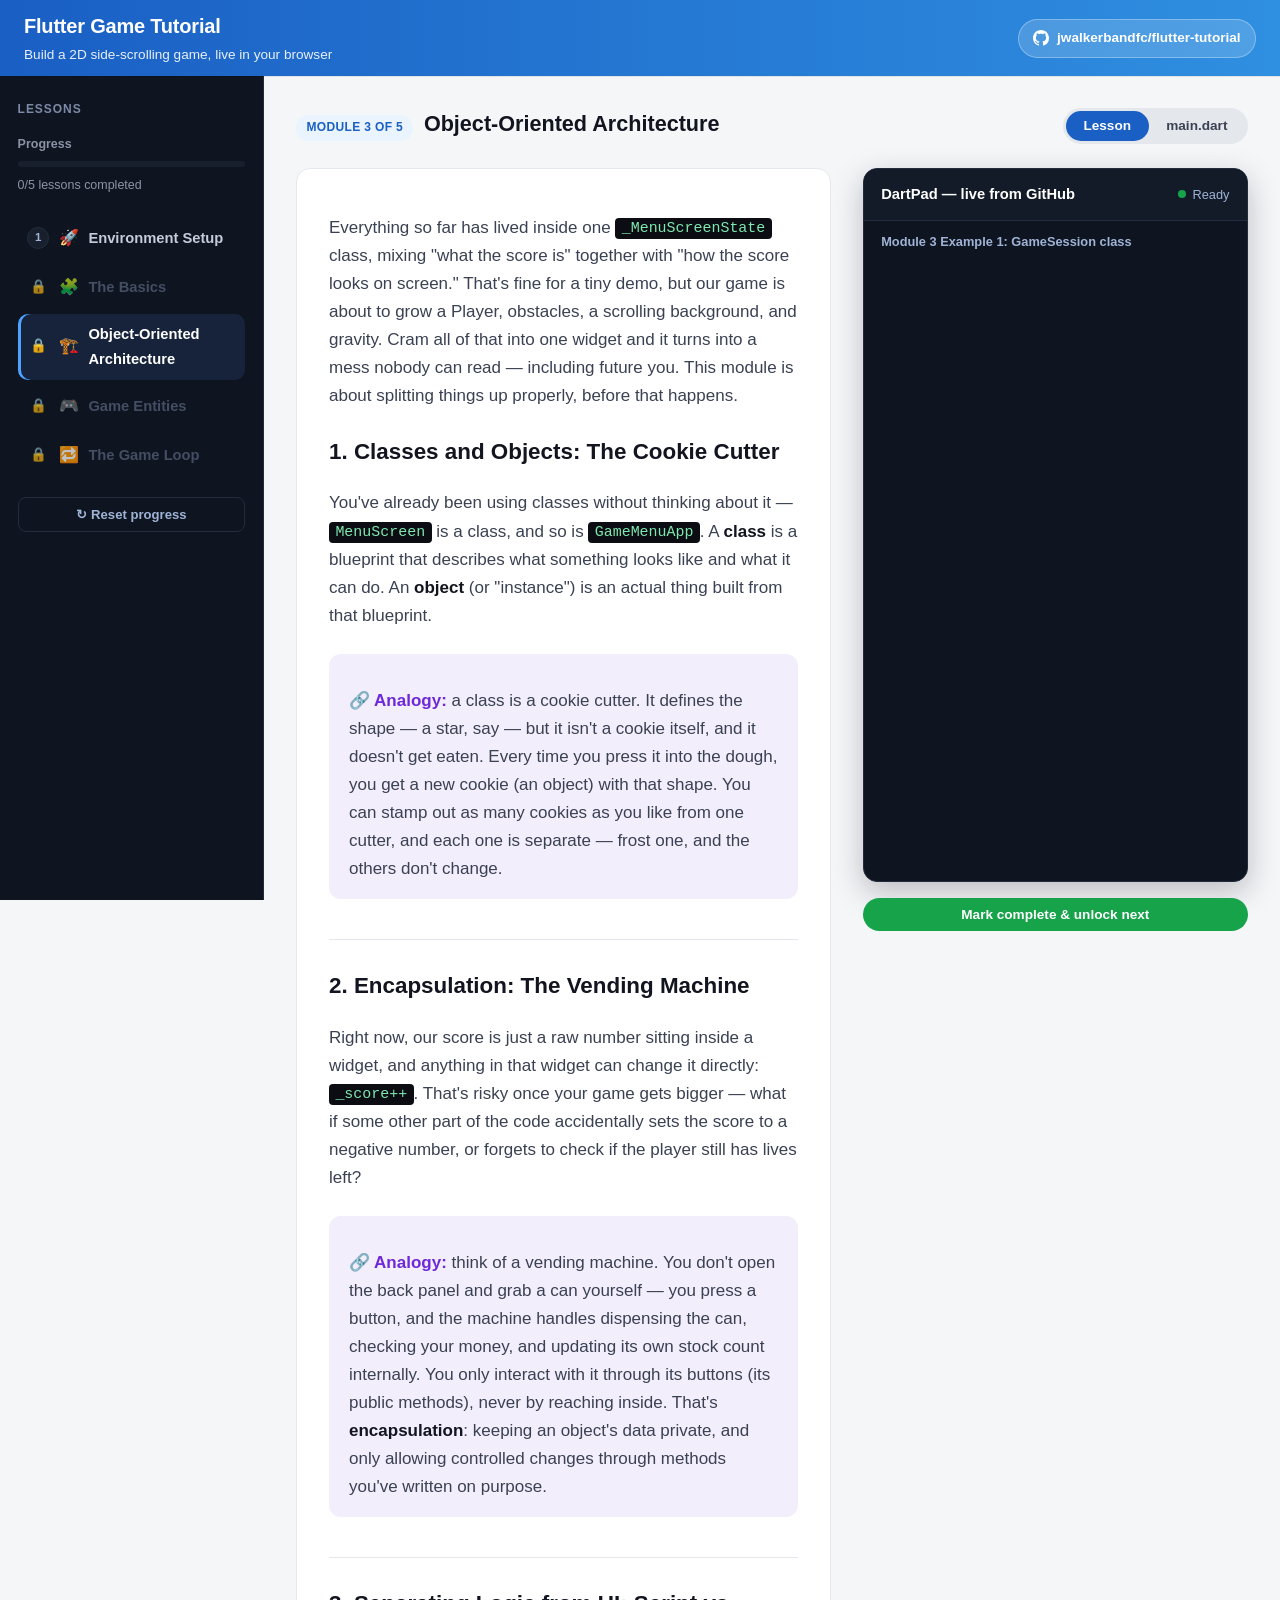
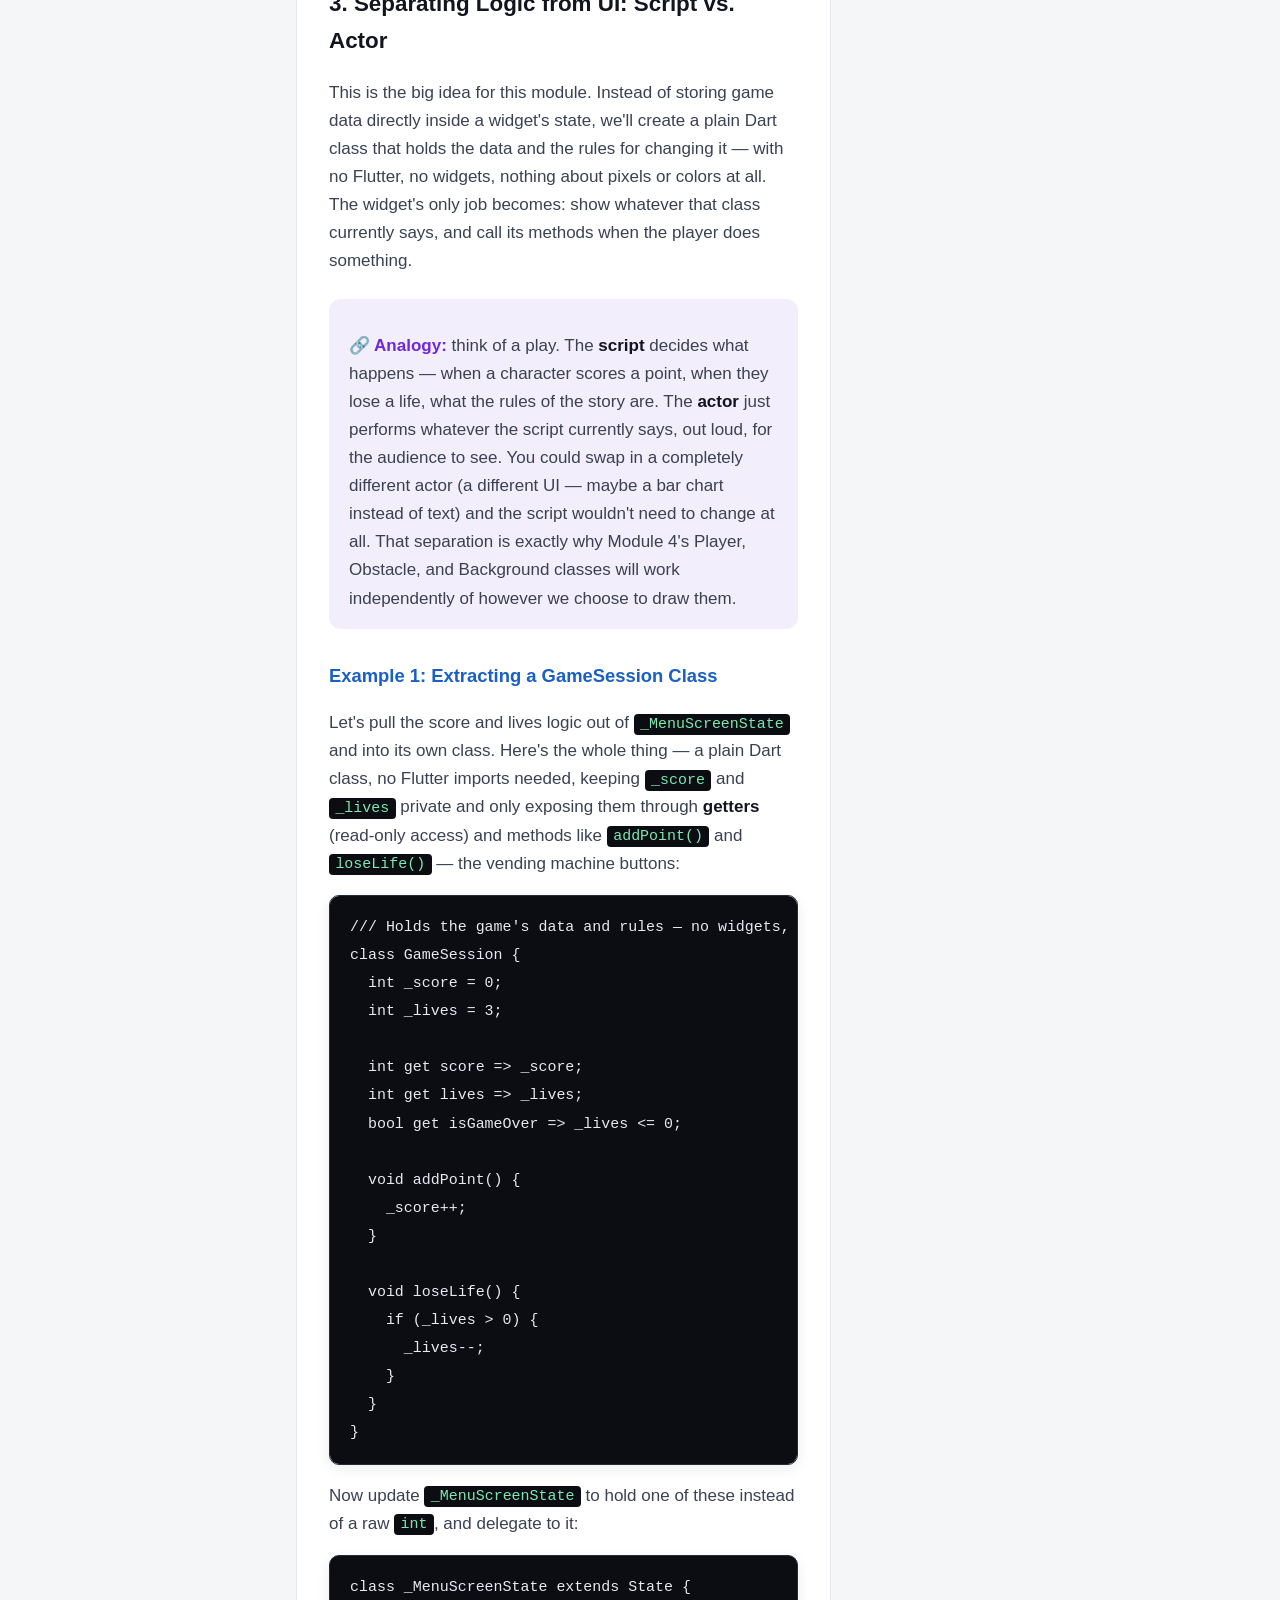
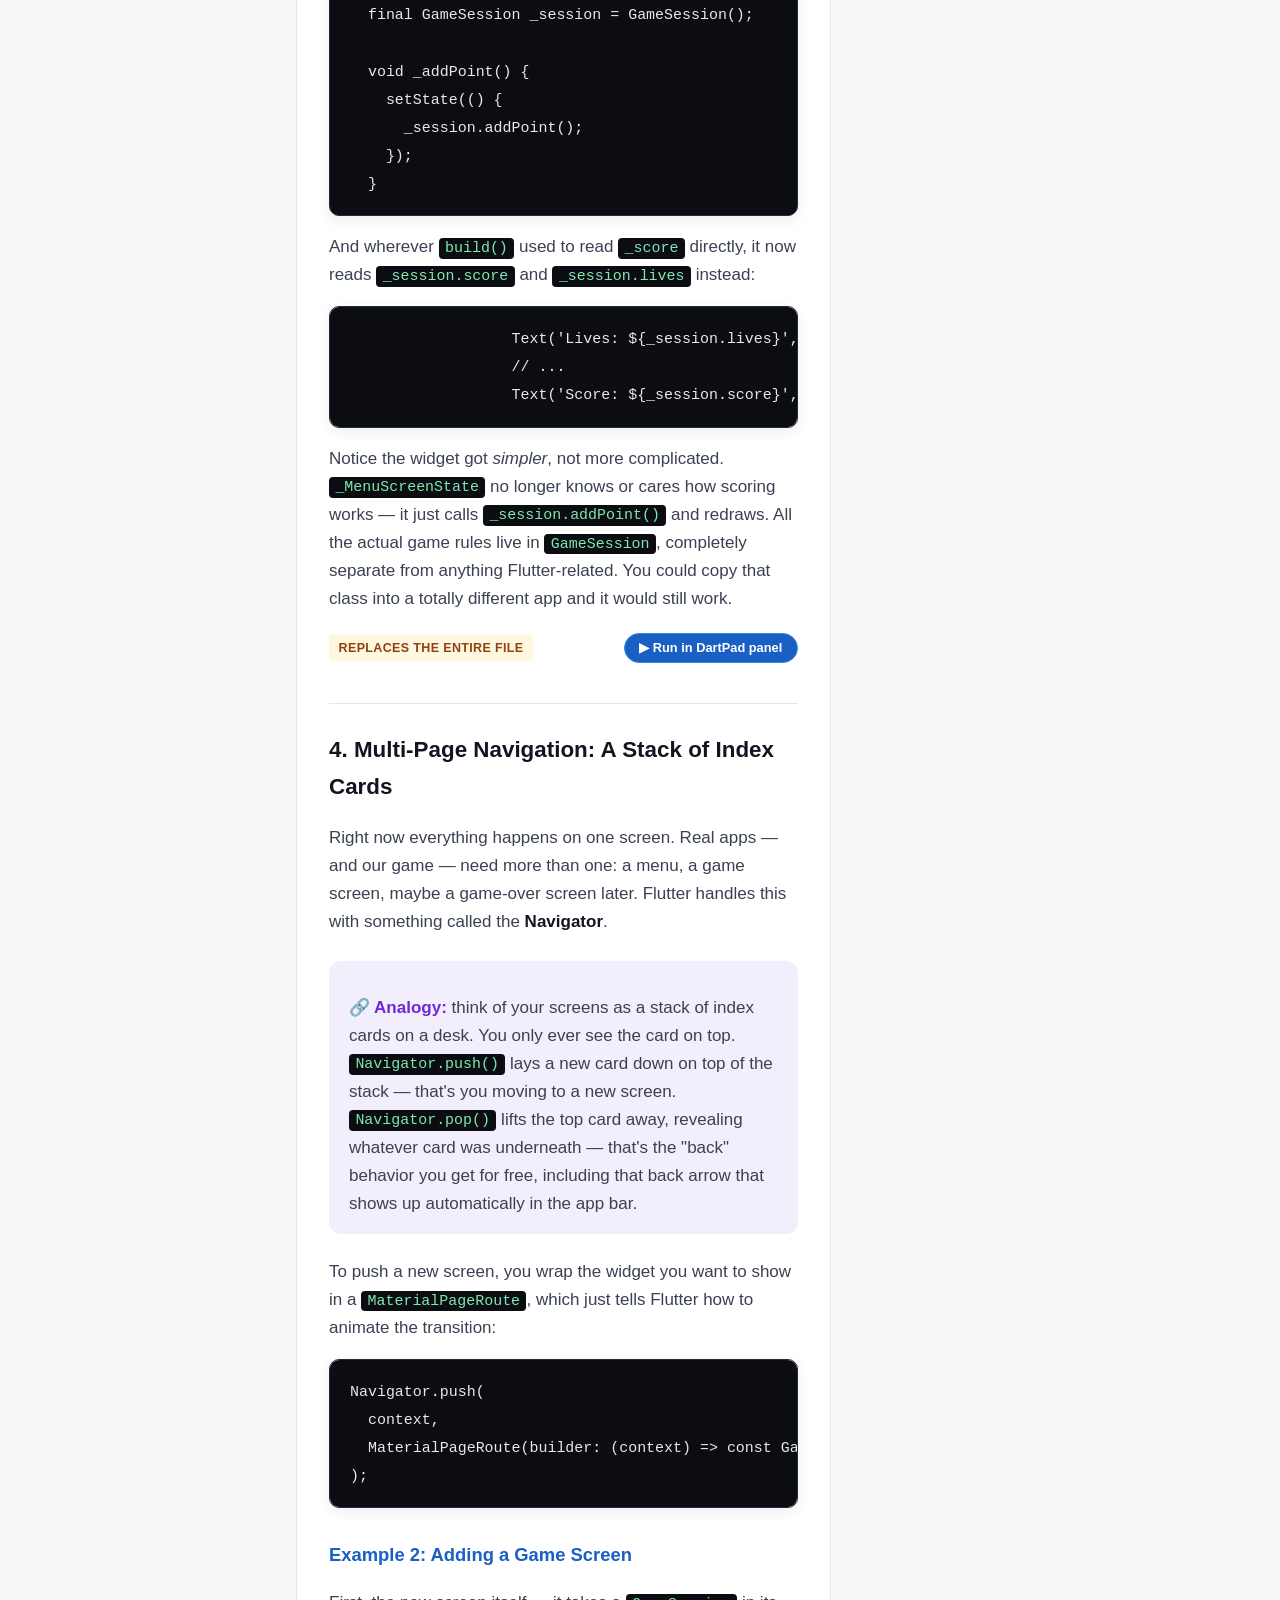
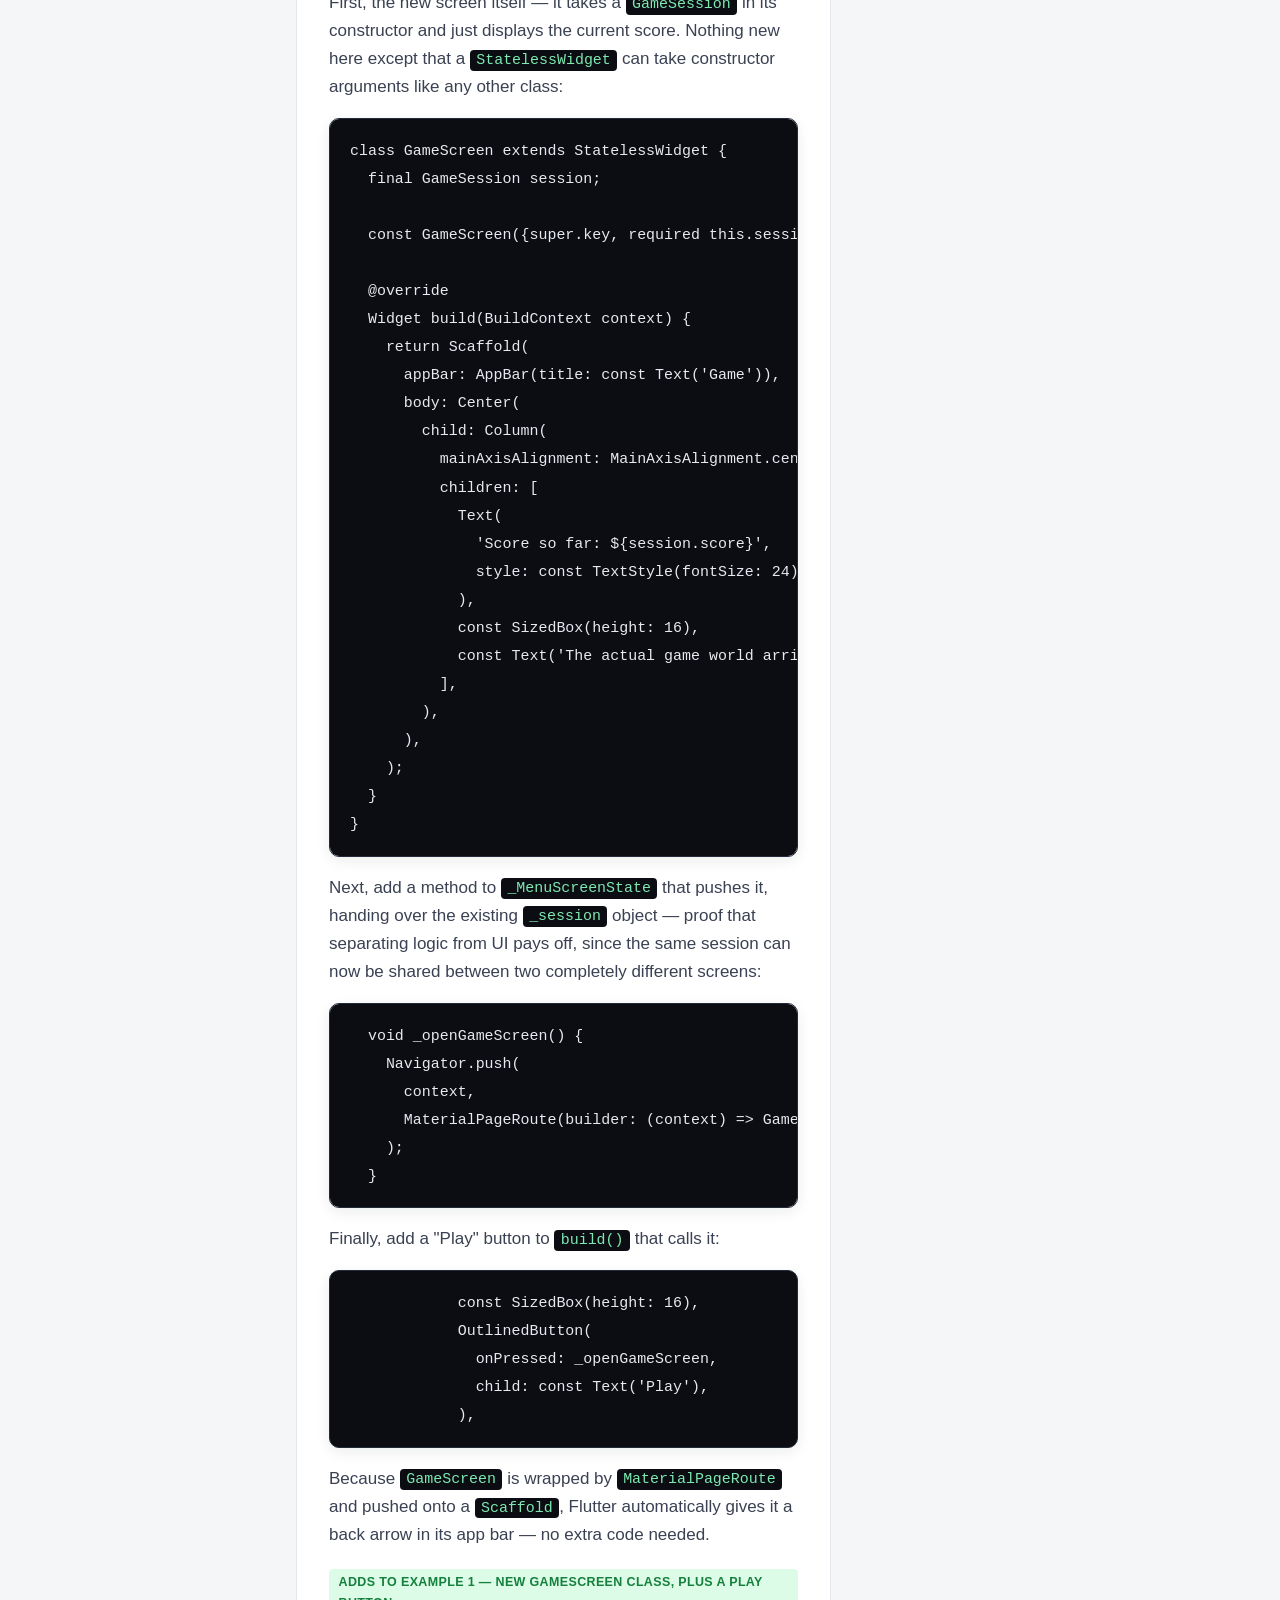
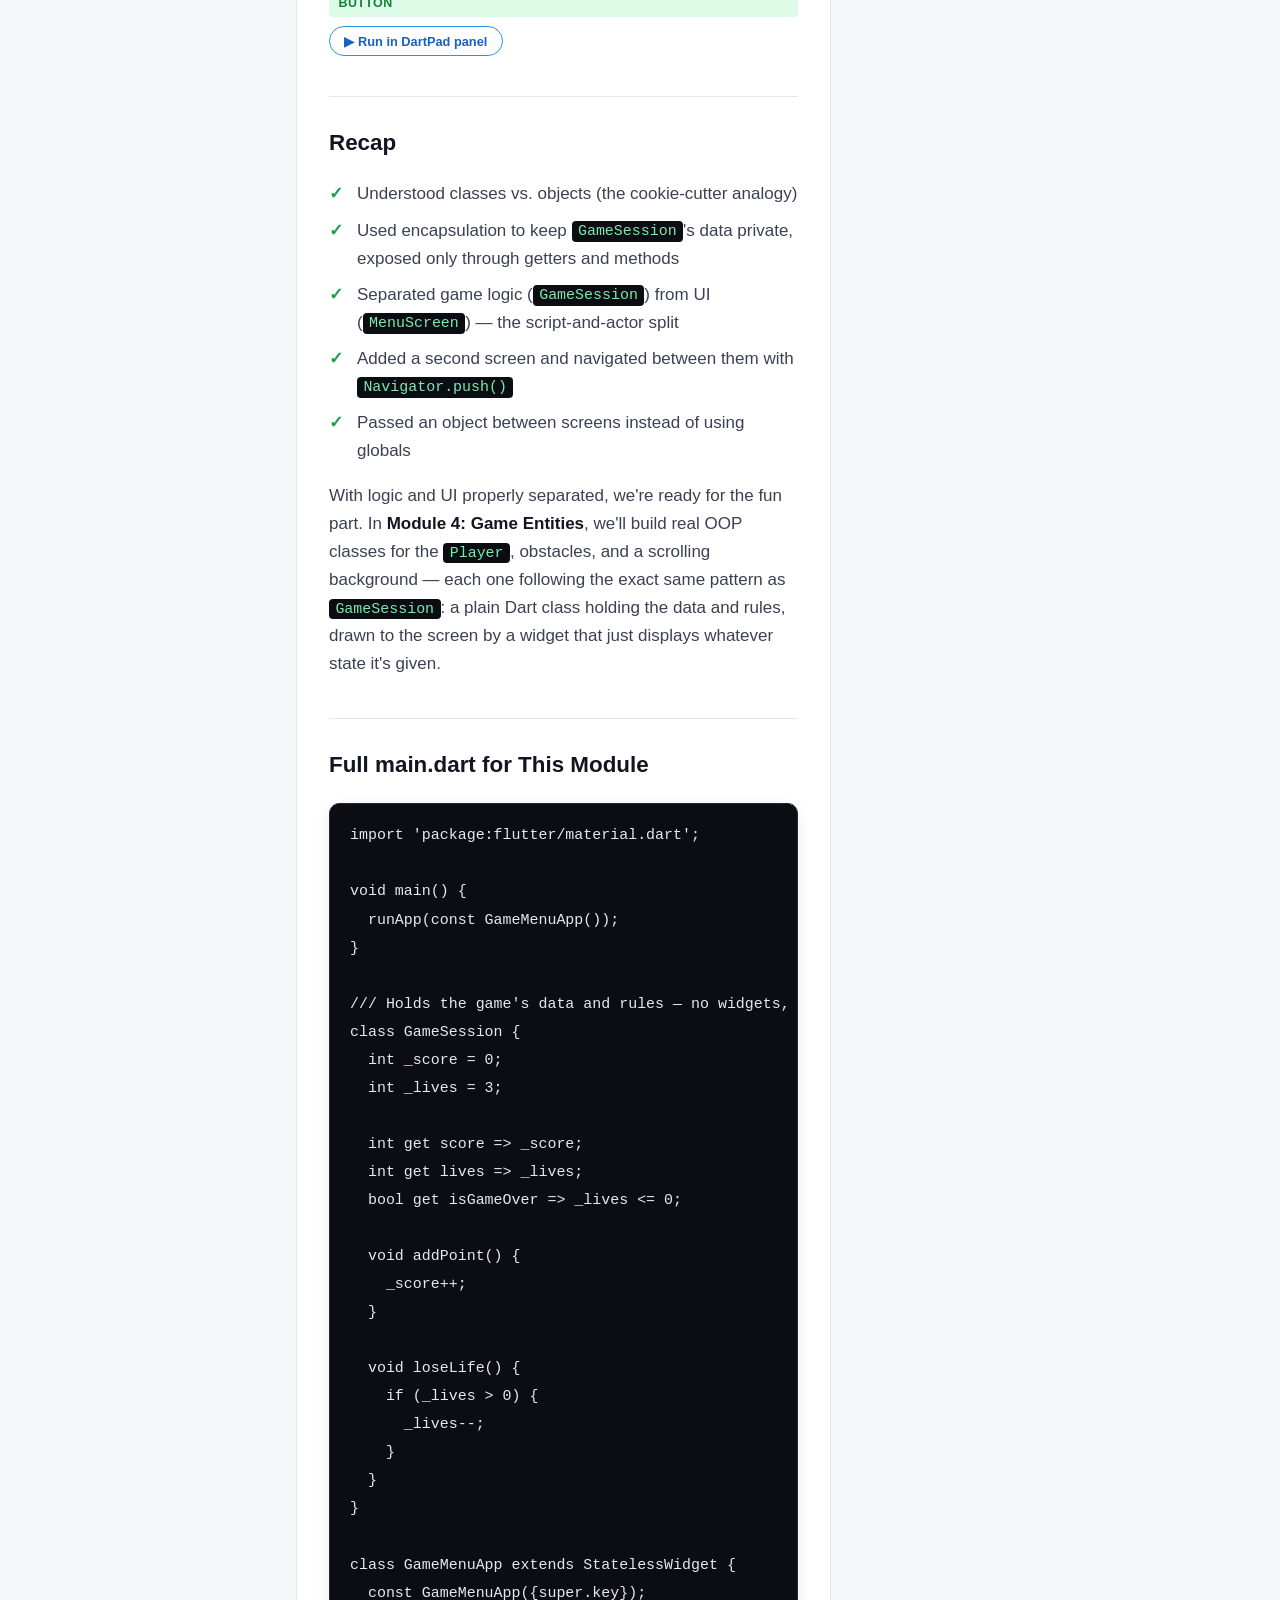
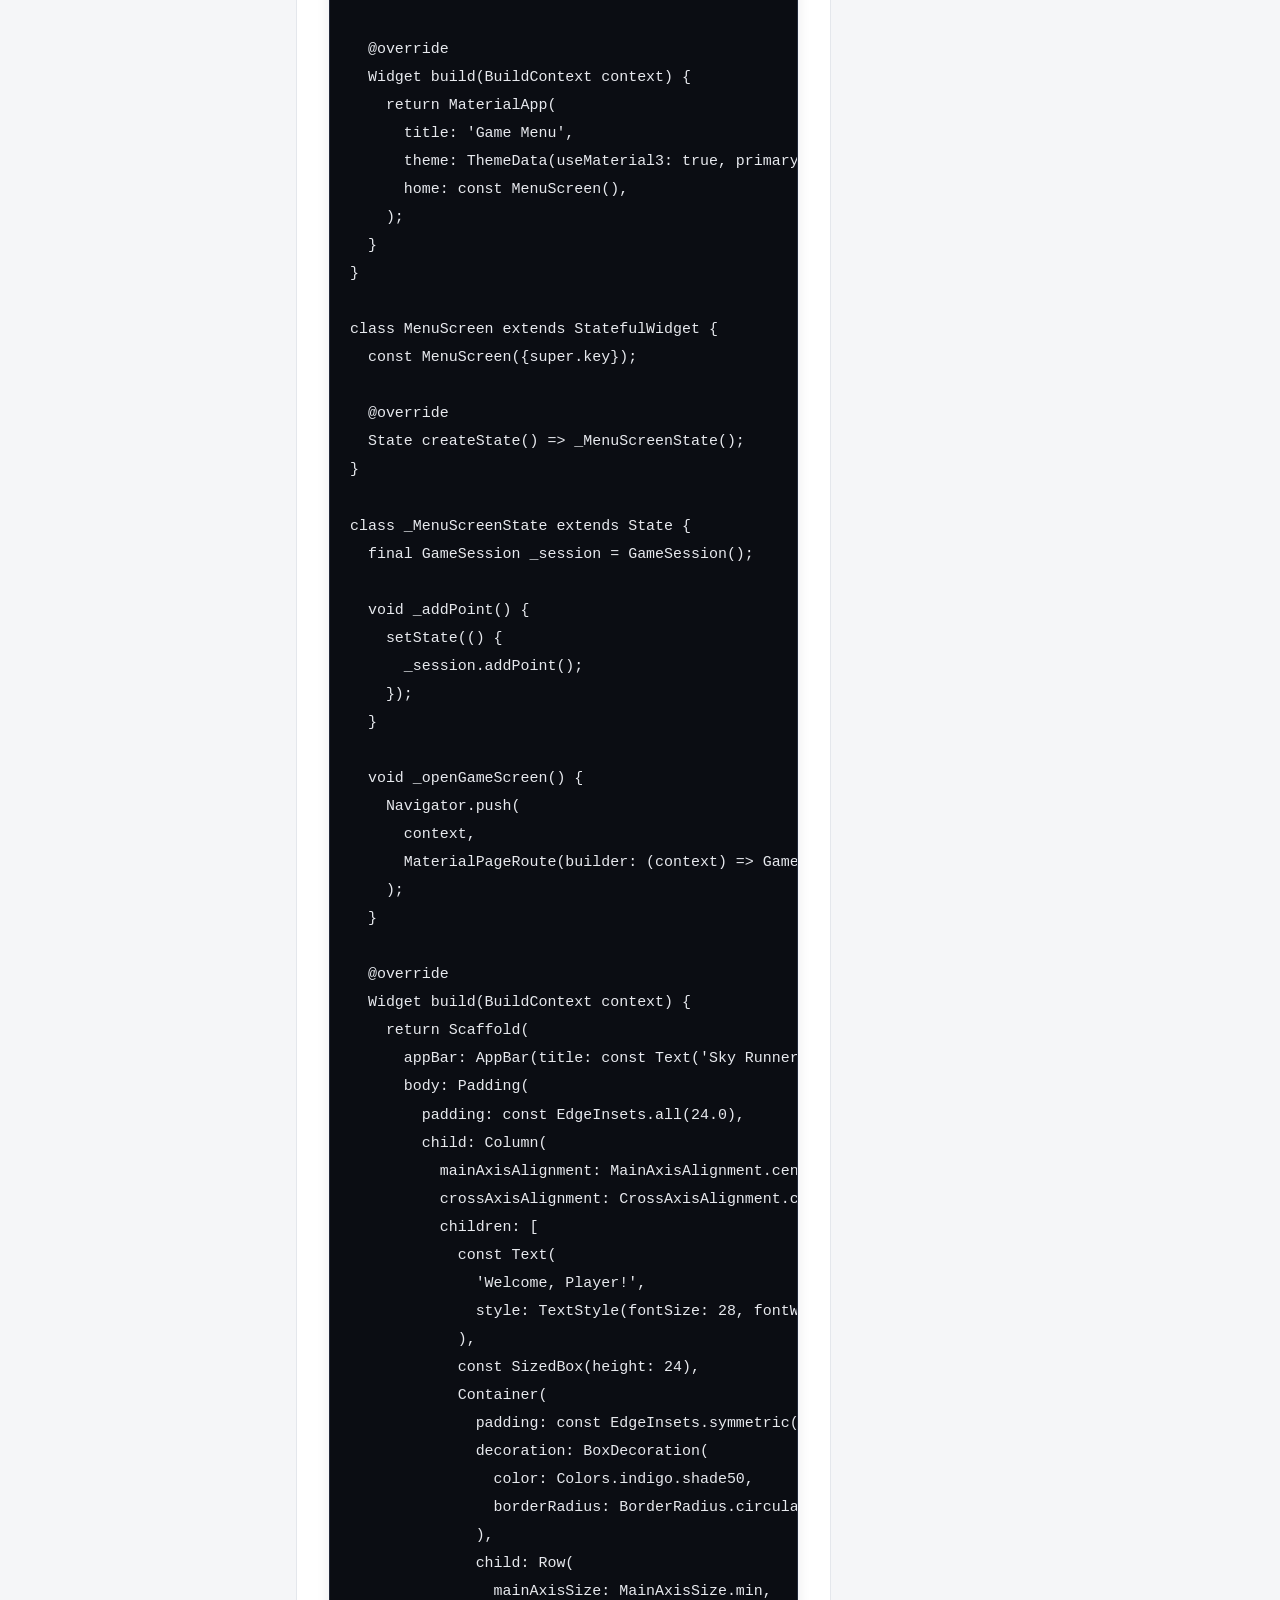
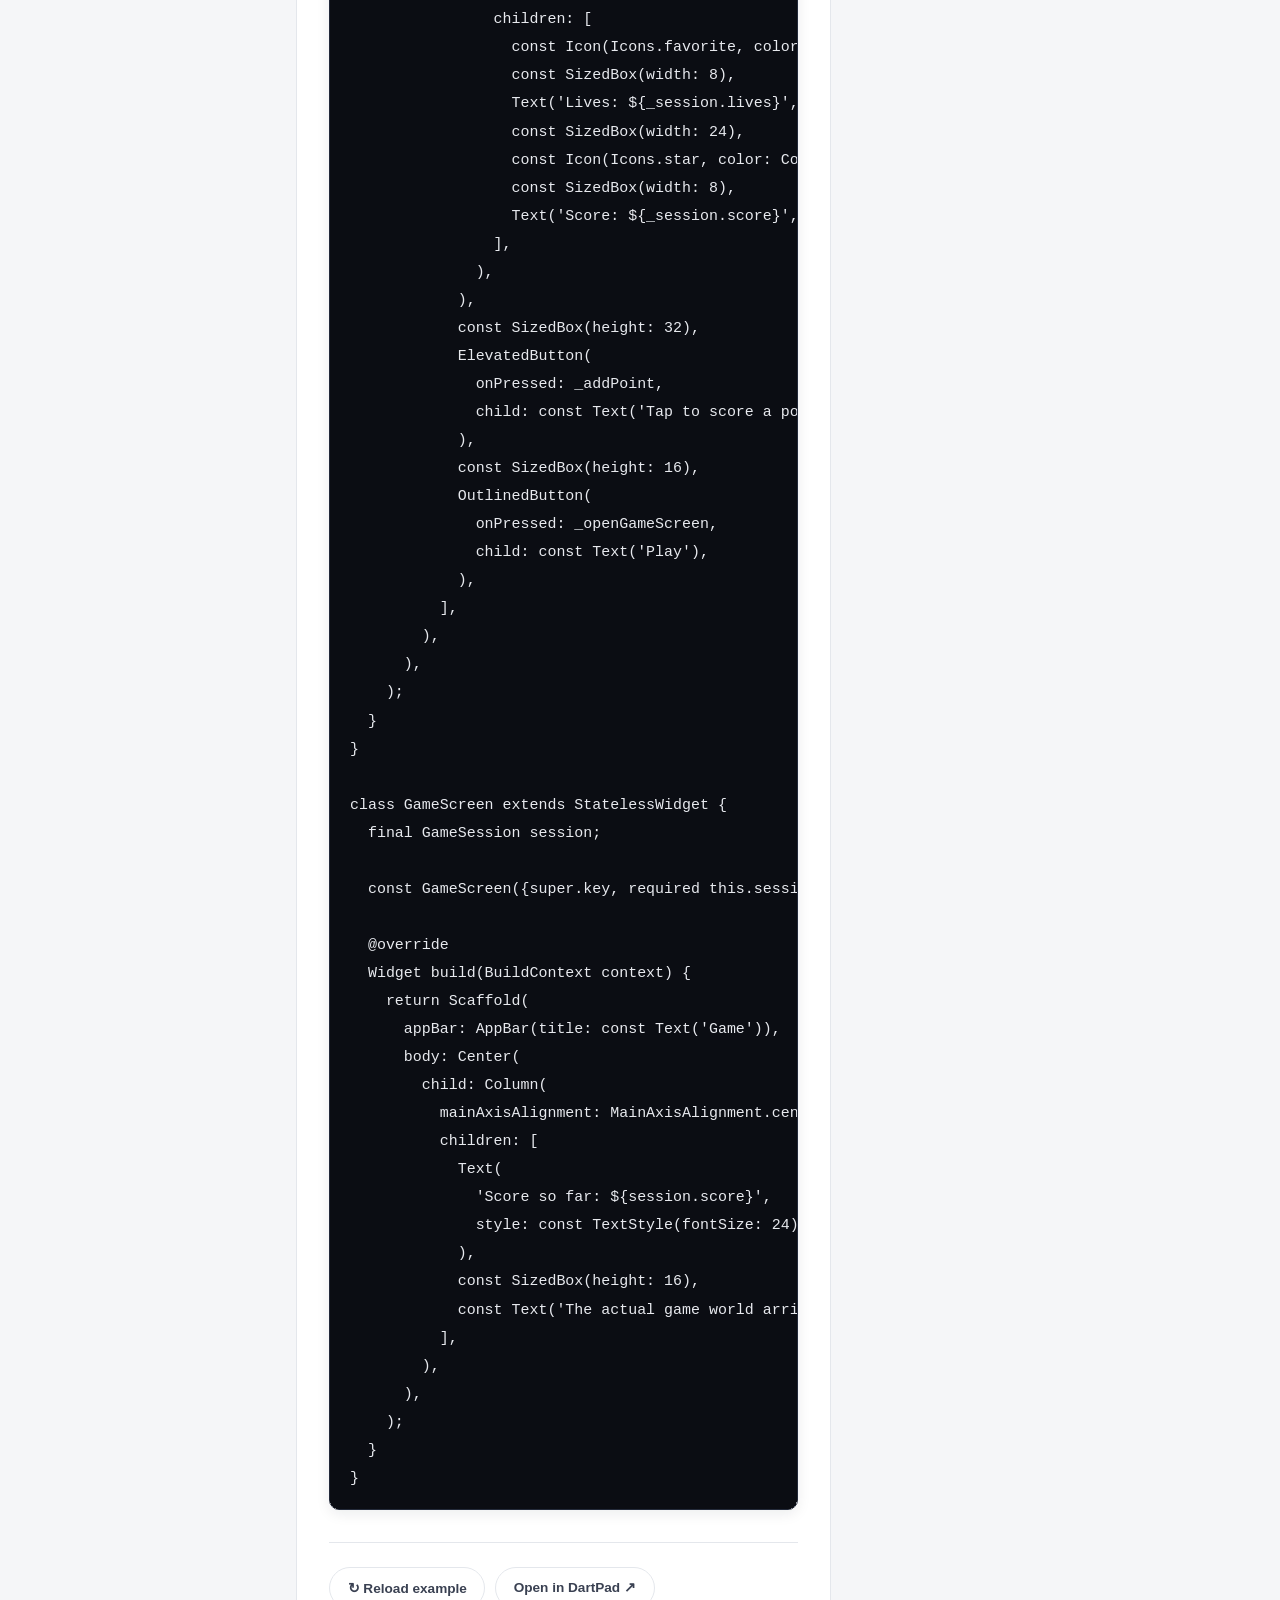
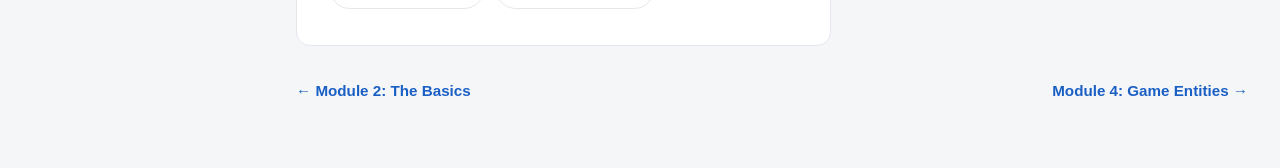
<file: modules/module-3.html>
<!DOCTYPE html>
<html lang="en">
<head>
  <meta charset="UTF-8" />
  <meta name="viewport" content="width=device-width, initial-scale=1.0" />
  <title>Module 3: Object-Oriented Architecture — Flutter Game Tutorial</title>
  <link rel="stylesheet" href="../assets/css/style.css" />
</head>
<body data-root="../" data-lesson="module-3">
  <div class="app">
    <header class="app-header" id="app-header-root"></header>
    <div class="app-body">
      <aside class="sidebar" id="sidebar-root"></aside>
      <main class="content">
        <div class="lesson-header-row">
          <div>
            <span class="module-badge">MODULE 3 OF 5</span>
            <h1>Object-Oriented Architecture</h1>
          </div>
          <div class="lesson-tabs">
            <button class="tab-btn active" id="tab-lesson" type="button">Lesson</button>
            <button class="tab-btn" id="tab-maindart" type="button">main.dart</button>
          </div>
        </div>

        <div class="content-split">
          <article class="lesson-pane">
            <p>
              Everything so far has lived inside one <code>_MenuScreenState</code> class, mixing "what
              the score is" together with "how the score looks on screen." That's fine for a tiny demo,
              but our game is about to grow a Player, obstacles, a scrolling background, and gravity.
              Cram all of that into one widget and it turns into a mess nobody can read — including
              future you. This module is about splitting things up properly, before that happens.
            </p>

            <h2>1. Classes and Objects: The Cookie Cutter</h2>
            <p>
              You've already been using classes without thinking about it — <code>MenuScreen</code> is a
              class, and so is <code>GameMenuApp</code>. A <strong>class</strong> is a blueprint that
              describes what something looks like and what it can do. An <strong>object</strong> (or
              "instance") is an actual thing built from that blueprint.
            </p>

            <div class="callout analogy">
              <p>
                <strong>Analogy:</strong> a class is a cookie cutter. It defines the shape — a star, say
                — but it isn't a cookie itself, and it doesn't get eaten. Every time you press it into
                the dough, you get a new cookie (an object) with that shape. You can stamp out as many
                cookies as you like from one cutter, and each one is separate — frost one, and the others
                don't change.
              </p>
            </div>

            <h2>2. Encapsulation: The Vending Machine</h2>
            <p>
              Right now, our score is just a raw number sitting inside a widget, and anything in that
              widget can change it directly: <code>_score++</code>. That's risky once your game gets
              bigger — what if some other part of the code accidentally sets the score to a negative
              number, or forgets to check if the player still has lives left?
            </p>

            <div class="callout analogy">
              <p>
                <strong>Analogy:</strong> think of a vending machine. You don't open the back panel and
                grab a can yourself — you press a button, and the machine handles dispensing the can,
                checking your money, and updating its own stock count internally. You only interact with
                it through its buttons (its public methods), never by reaching inside. That's
                <strong>encapsulation</strong>: keeping an object's data private, and only allowing
                controlled changes through methods you've written on purpose.
              </p>
            </div>

            <h2>3. Separating Logic from UI: Script vs. Actor</h2>
            <p>
              This is the big idea for this module. Instead of storing game data directly inside a
              widget's state, we'll create a plain Dart class that holds the data and the rules for
              changing it — with no Flutter, no widgets, nothing about pixels or colors at all. The
              widget's only job becomes: show whatever that class currently says, and call its methods
              when the player does something.
            </p>

            <div class="callout analogy">
              <p>
                <strong>Analogy:</strong> think of a play. The <strong>script</strong> decides what
                happens — when a character scores a point, when they lose a life, what the rules of the
                story are. The <strong>actor</strong> just performs whatever the script currently says,
                out loud, for the audience to see. You could swap in a completely different actor (a
                different UI — maybe a bar chart instead of text) and the script wouldn't need to change
                at all. That separation is exactly why Module 4's Player, Obstacle, and Background
                classes will work independently of however we choose to draw them.
              </p>
            </div>

            <h3>Example 1: Extracting a GameSession Class</h3>
            <p>
              Let's pull the score and lives logic out of <code>_MenuScreenState</code> and into its own
              class. Here's the whole thing — a plain Dart class, no Flutter imports needed, keeping
              <code>_score</code> and <code>_lives</code> private and only exposing them through
              <strong>getters</strong> (read-only access) and methods like <code>addPoint()</code> and
              <code>loseLife()</code> — the vending machine buttons:
            </p>
            <pre><code>/// Holds the game's data and rules — no widgets, no UI, just logic.
class GameSession {
  int _score = 0;
  int _lives = 3;

  int get score => _score;
  int get lives => _lives;
  bool get isGameOver => _lives <= 0;

  void addPoint() {
    _score++;
  }

  void loseLife() {
    if (_lives > 0) {
      _lives--;
    }
  }
}</code></pre>
            <p>
              Now update <code>_MenuScreenState</code> to hold one of these instead of a raw
              <code>int</code>, and delegate to it:
            </p>
            <pre><code>class _MenuScreenState extends State<MenuScreen> {
  final GameSession _session = GameSession();

  void _addPoint() {
    setState(() {
      _session.addPoint();
    });
  }</code></pre>
            <p>
              And wherever <code>build()</code> used to read <code>_score</code> directly, it now reads
              <code>_session.score</code> and <code>_session.lives</code> instead:
            </p>
            <pre><code>                  Text('Lives: ${_session.lives}', style: const TextStyle(fontSize: 18)),
                  // ...
                  Text('Score: ${_session.score}', style: const TextStyle(fontSize: 18)),</code></pre>
            <p>
              Notice the widget got <em>simpler</em>, not more complicated. <code>_MenuScreenState</code>
              no longer knows or cares how scoring works — it just calls
              <code>_session.addPoint()</code> and redraws. All the actual game rules live in
              <code>GameSession</code>, completely separate from anything Flutter-related. You could copy
              that class into a totally different app and it would still work.
            </p>

            <div class="example-block">
              <div class="example-toolbar">
                <span class="file-note replace">Replaces the entire file</span>
                <button
                  class="run-in-panel-btn"
                  type="button"
                  data-gh-path="snippets/module-3-example-1.dart"
                  data-label="Module 3 Example 1: GameSession class"
                >&#9654; Run in DartPad panel</button>
              </div>
            </div>

            <h2>4. Multi-Page Navigation: A Stack of Index Cards</h2>
            <p>
              Right now everything happens on one screen. Real apps — and our game — need more than one:
              a menu, a game screen, maybe a game-over screen later. Flutter handles this with something
              called the <strong>Navigator</strong>.
            </p>

            <div class="callout analogy">
              <p>
                <strong>Analogy:</strong> think of your screens as a stack of index cards on a desk. You
                only ever see the card on top. <code>Navigator.push()</code> lays a new card down on top
                of the stack — that's you moving to a new screen. <code>Navigator.pop()</code> lifts the
                top card away, revealing whatever card was underneath — that's the "back" behavior you
                get for free, including that back arrow that shows up automatically in the app bar.
              </p>
            </div>

            <p>
              To push a new screen, you wrap the widget you want to show in a
              <code>MaterialPageRoute</code>, which just tells Flutter how to animate the transition:
            </p>

            <pre><code>Navigator.push(
  context,
  MaterialPageRoute(builder: (context) => const GameScreen()),
);</code></pre>

            <h3>Example 2: Adding a Game Screen</h3>
            <p>
              First, the new screen itself — it takes a <code>GameSession</code> in its constructor and
              just displays the current score. Nothing new here except that a
              <code>StatelessWidget</code> can take constructor arguments like any other class:
            </p>
            <pre><code>class GameScreen extends StatelessWidget {
  final GameSession session;

  const GameScreen({super.key, required this.session});

  @override
  Widget build(BuildContext context) {
    return Scaffold(
      appBar: AppBar(title: const Text('Game')),
      body: Center(
        child: Column(
          mainAxisAlignment: MainAxisAlignment.center,
          children: [
            Text(
              'Score so far: ${session.score}',
              style: const TextStyle(fontSize: 24),
            ),
            const SizedBox(height: 16),
            const Text('The actual game world arrives in Module 4!'),
          ],
        ),
      ),
    );
  }
}</code></pre>
            <p>
              Next, add a method to <code>_MenuScreenState</code> that pushes it, handing over the
              existing <code>_session</code> object — proof that separating logic from UI pays off,
              since the same session can now be shared between two completely different screens:
            </p>
            <pre><code>  void _openGameScreen() {
    Navigator.push(
      context,
      MaterialPageRoute(builder: (context) => GameScreen(session: _session)),
    );
  }</code></pre>
            <p>
              Finally, add a "Play" button to <code>build()</code> that calls it:
            </p>
            <pre><code>            const SizedBox(height: 16),
            OutlinedButton(
              onPressed: _openGameScreen,
              child: const Text('Play'),
            ),</code></pre>
            <p>
              Because <code>GameScreen</code> is wrapped by <code>MaterialPageRoute</code> and pushed
              onto a <code>Scaffold</code>, Flutter automatically gives it a back arrow in its app bar —
              no extra code needed.
            </p>

            <div class="example-block">
              <div class="example-toolbar">
                <span class="file-note new">Adds to Example 1 — new GameScreen class, plus a Play button</span>
                <button
                  class="run-in-panel-btn"
                  type="button"
                  data-gh-path="snippets/module-3-example-2.dart"
                  data-label="Module 3 Example 2: Multi-page navigation"
                >&#9654; Run in DartPad panel</button>
              </div>
            </div>

            <h2>Recap</h2>
            <ul class="checklist">
              <li>Understood classes vs. objects (the cookie-cutter analogy)</li>
              <li>Used encapsulation to keep <code>GameSession</code>'s data private, exposed only through getters and methods</li>
              <li>Separated game logic (<code>GameSession</code>) from UI (<code>MenuScreen</code>) — the script-and-actor split</li>
              <li>Added a second screen and navigated between them with <code>Navigator.push()</code></li>
              <li>Passed an object between screens instead of using globals</li>
            </ul>

            <p>
              With logic and UI properly separated, we're ready for the fun part. In
              <strong>Module 4: Game Entities</strong>, we'll build real OOP classes for the
              <code>Player</code>, obstacles, and a scrolling background — each one following the exact
              same pattern as <code>GameSession</code>: a plain Dart class holding the data and rules,
              drawn to the screen by a widget that just displays whatever state it's given.
            </p>

            <h2 id="full-main-dart">Full main.dart for This Module</h2>
            <pre><code>import 'package:flutter/material.dart';

void main() {
  runApp(const GameMenuApp());
}

/// Holds the game's data and rules — no widgets, no UI, just logic.
class GameSession {
  int _score = 0;
  int _lives = 3;

  int get score => _score;
  int get lives => _lives;
  bool get isGameOver => _lives <= 0;

  void addPoint() {
    _score++;
  }

  void loseLife() {
    if (_lives > 0) {
      _lives--;
    }
  }
}

class GameMenuApp extends StatelessWidget {
  const GameMenuApp({super.key});

  @override
  Widget build(BuildContext context) {
    return MaterialApp(
      title: 'Game Menu',
      theme: ThemeData(useMaterial3: true, primarySwatch: Colors.indigo),
      home: const MenuScreen(),
    );
  }
}

class MenuScreen extends StatefulWidget {
  const MenuScreen({super.key});

  @override
  State<MenuScreen> createState() => _MenuScreenState();
}

class _MenuScreenState extends State<MenuScreen> {
  final GameSession _session = GameSession();

  void _addPoint() {
    setState(() {
      _session.addPoint();
    });
  }

  void _openGameScreen() {
    Navigator.push(
      context,
      MaterialPageRoute(builder: (context) => GameScreen(session: _session)),
    );
  }

  @override
  Widget build(BuildContext context) {
    return Scaffold(
      appBar: AppBar(title: const Text('Sky Runner')),
      body: Padding(
        padding: const EdgeInsets.all(24.0),
        child: Column(
          mainAxisAlignment: MainAxisAlignment.center,
          crossAxisAlignment: CrossAxisAlignment.center,
          children: [
            const Text(
              'Welcome, Player!',
              style: TextStyle(fontSize: 28, fontWeight: FontWeight.bold),
            ),
            const SizedBox(height: 24),
            Container(
              padding: const EdgeInsets.symmetric(horizontal: 20, vertical: 12),
              decoration: BoxDecoration(
                color: Colors.indigo.shade50,
                borderRadius: BorderRadius.circular(12),
              ),
              child: Row(
                mainAxisSize: MainAxisSize.min,
                children: [
                  const Icon(Icons.favorite, color: Colors.red),
                  const SizedBox(width: 8),
                  Text('Lives: ${_session.lives}', style: const TextStyle(fontSize: 18)),
                  const SizedBox(width: 24),
                  const Icon(Icons.star, color: Colors.amber),
                  const SizedBox(width: 8),
                  Text('Score: ${_session.score}', style: const TextStyle(fontSize: 18)),
                ],
              ),
            ),
            const SizedBox(height: 32),
            ElevatedButton(
              onPressed: _addPoint,
              child: const Text('Tap to score a point!'),
            ),
            const SizedBox(height: 16),
            OutlinedButton(
              onPressed: _openGameScreen,
              child: const Text('Play'),
            ),
          ],
        ),
      ),
    );
  }
}

class GameScreen extends StatelessWidget {
  final GameSession session;

  const GameScreen({super.key, required this.session});

  @override
  Widget build(BuildContext context) {
    return Scaffold(
      appBar: AppBar(title: const Text('Game')),
      body: Center(
        child: Column(
          mainAxisAlignment: MainAxisAlignment.center,
          children: [
            Text(
              'Score so far: ${session.score}',
              style: const TextStyle(fontSize: 24),
            ),
            const SizedBox(height: 16),
            const Text('The actual game world arrives in Module 4!'),
          ],
        ),
      ),
    );
  }
}
</code></pre>

            <div class="lesson-footer-actions">
              <button class="btn btn-light" id="reload-example-btn" type="button">&#8635; Reload example</button>
              <a class="btn btn-light" id="open-in-dartpad-link" href="#" target="_blank" rel="noopener">Open in DartPad &#8599;</a>
            </div>
          </article>

          <aside class="dartpad-pane">
            <div class="dartpad-panel">
              <div class="dartpad-panel-header">
                <span class="dartpad-panel-title">DartPad — live from GitHub</span>
                <span class="dartpad-status"><span class="status-dot"></span>Ready</span>
              </div>
              <div class="dartpad-panel-label" id="dartpad-panel-label"></div>
              <iframe id="dartpad-iframe" title="Live DartPad" loading="lazy"></iframe>
            </div>
            <div class="panel-actions">
              <button class="btn btn-green btn-block" id="mark-complete-btn" type="button">Mark complete &amp; unlock next</button>
            </div>
          </aside>
        </div>

        <nav class="module-nav">
          <a href="module-2.html">&larr; Module 2: The Basics</a>
          <a href="module-4.html">Module 4: Game Entities &rarr;</a>
        </nav>
      </main>
    </div>
  </div>

  <script src="../assets/js/lessons-data.js"></script>
  <script src="../assets/js/progress.js"></script>
  <script src="../assets/js/shell.js"></script>
  <script src="../assets/js/dartpad-panel.js"></script>
  <script>
    document.getElementById('mark-complete-btn').addEventListener('click', function () {
      window.FlutterTutorial.progress.markComplete('module-3');
      window.location.href = 'module-4.html';
    });
  </script>
</body>
</html>
</file>
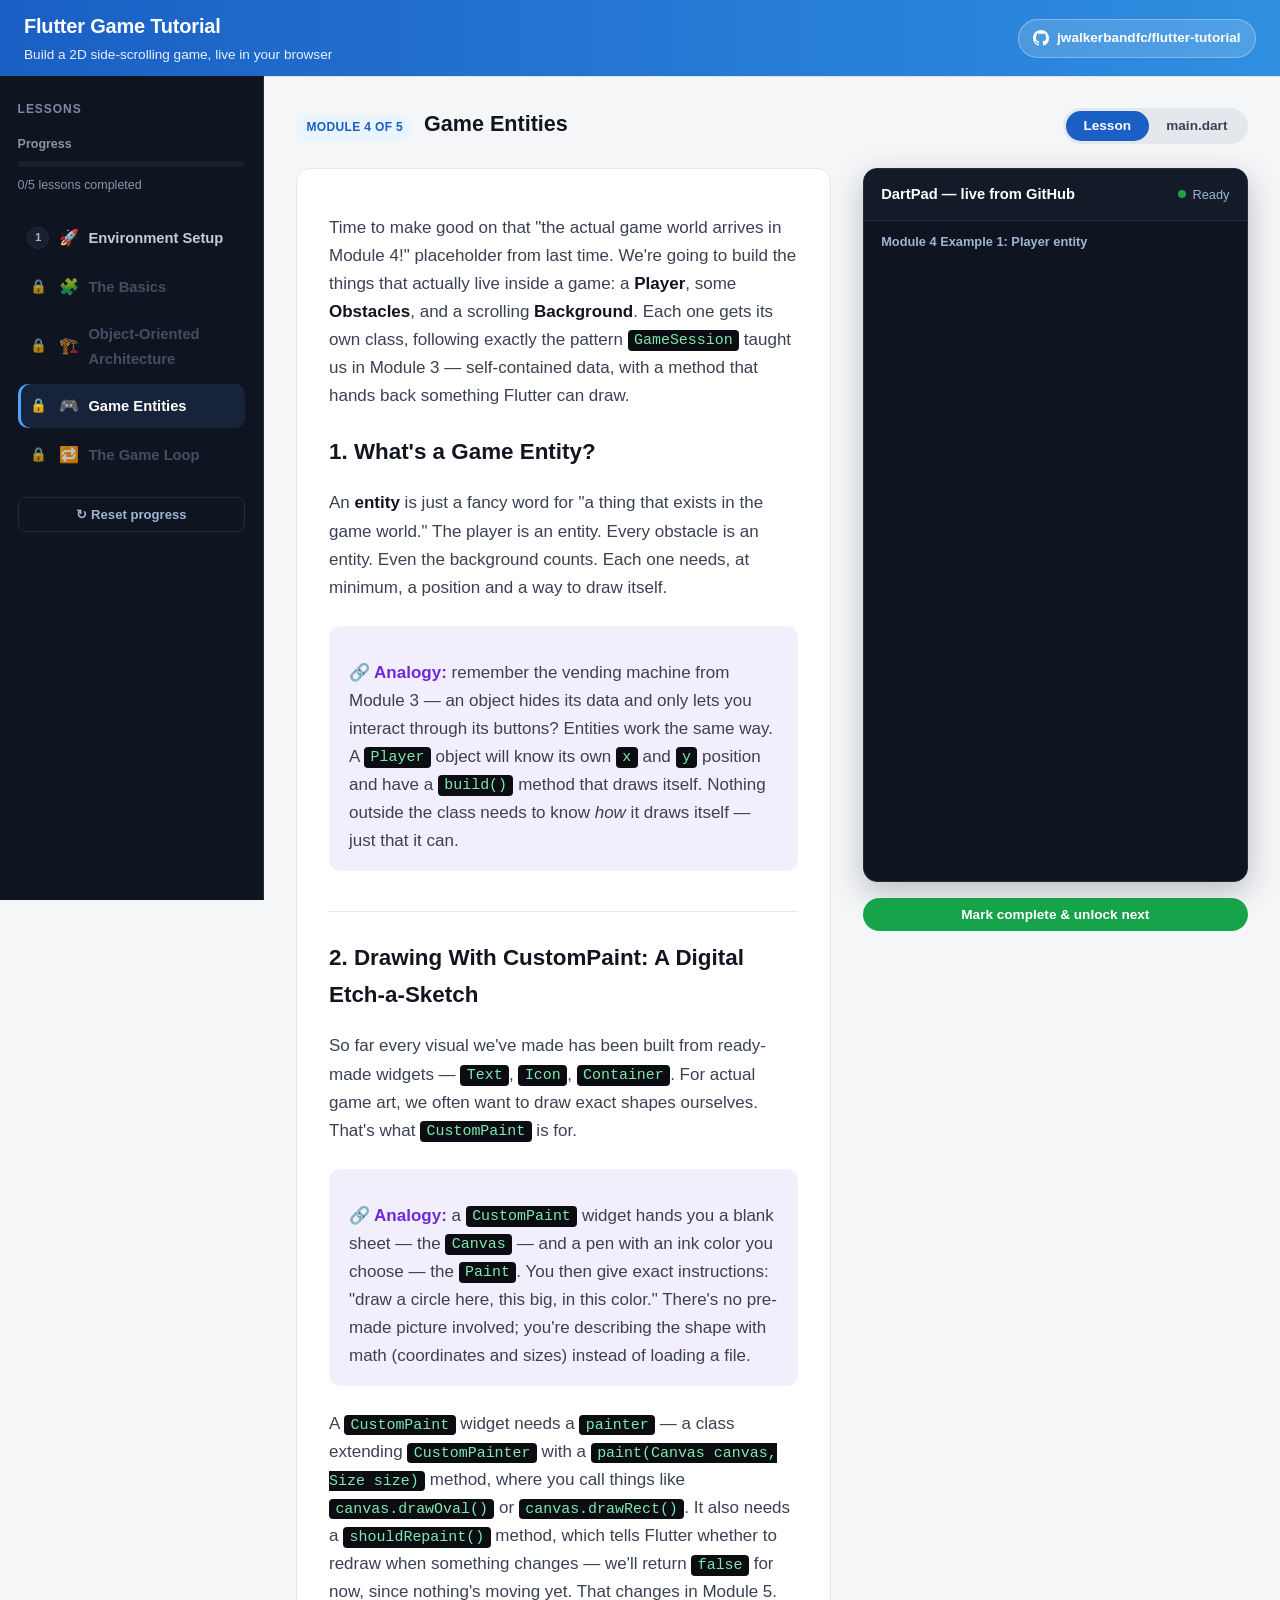
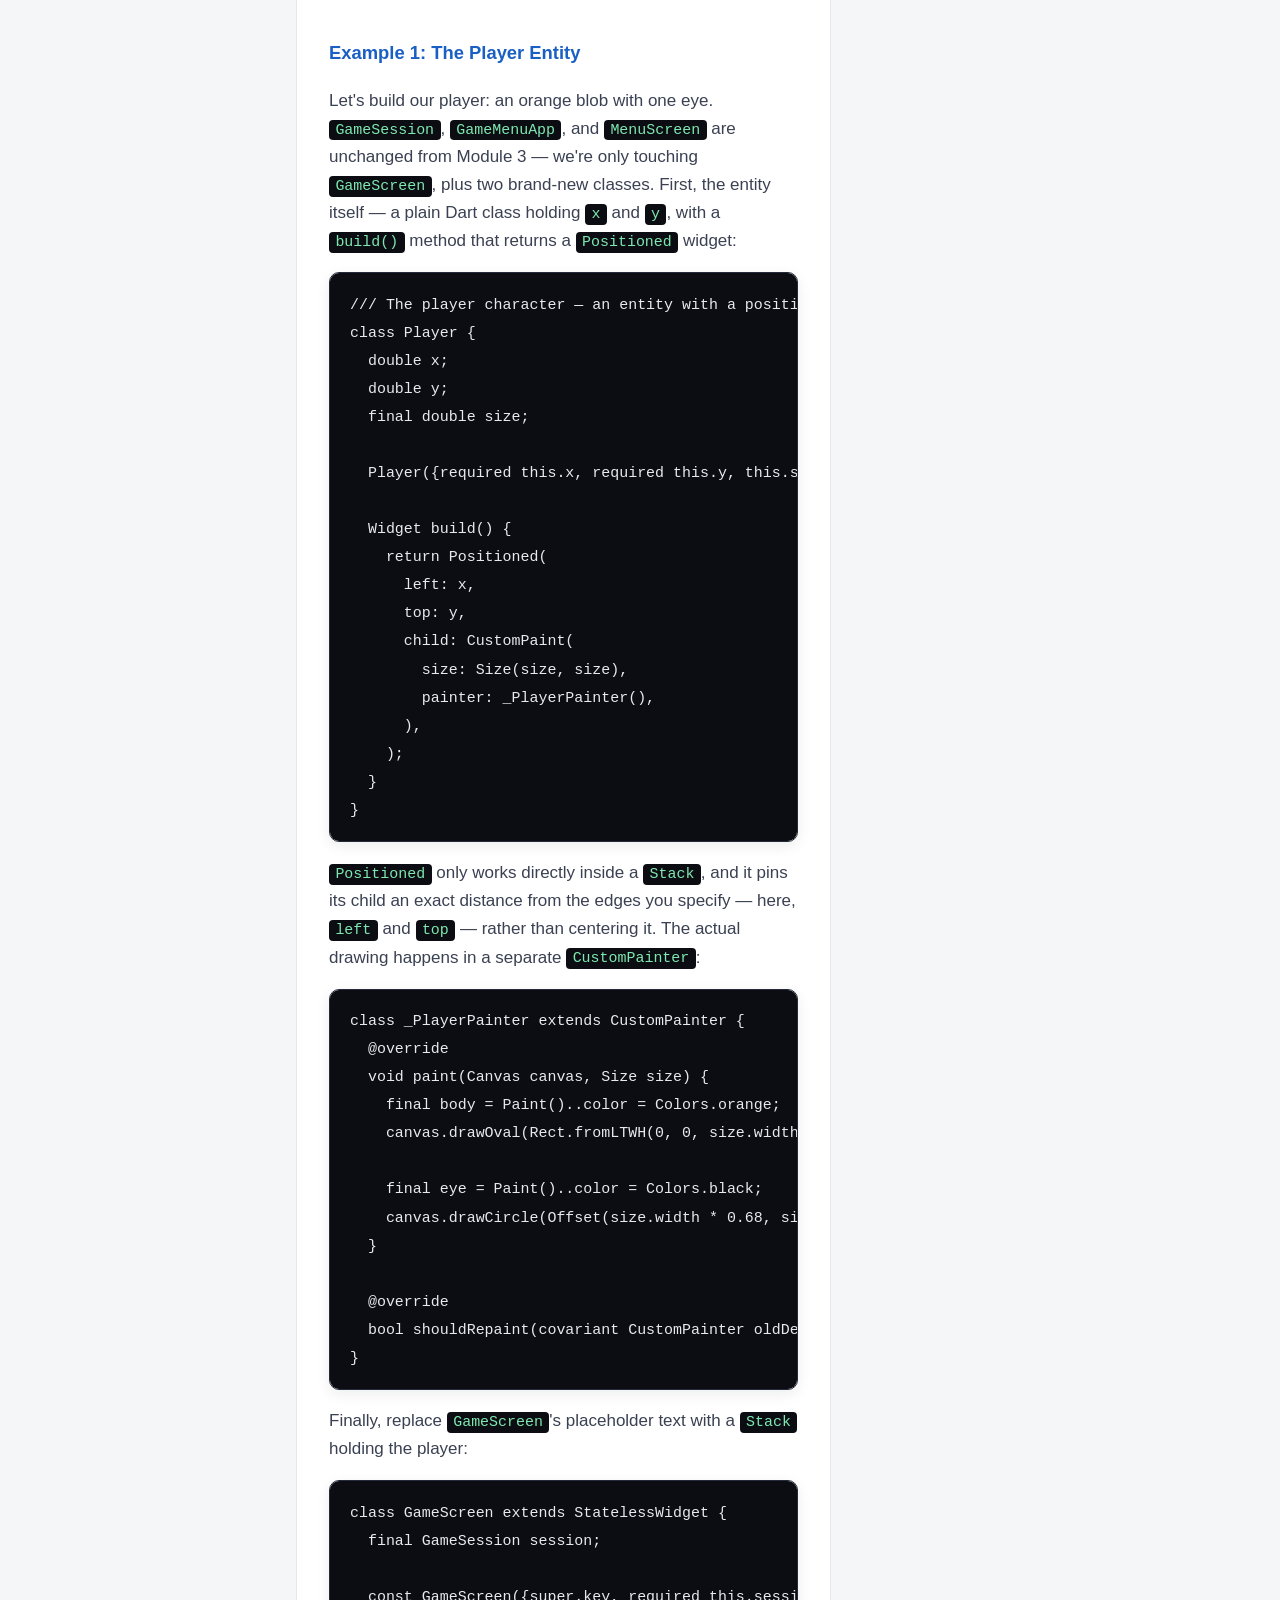
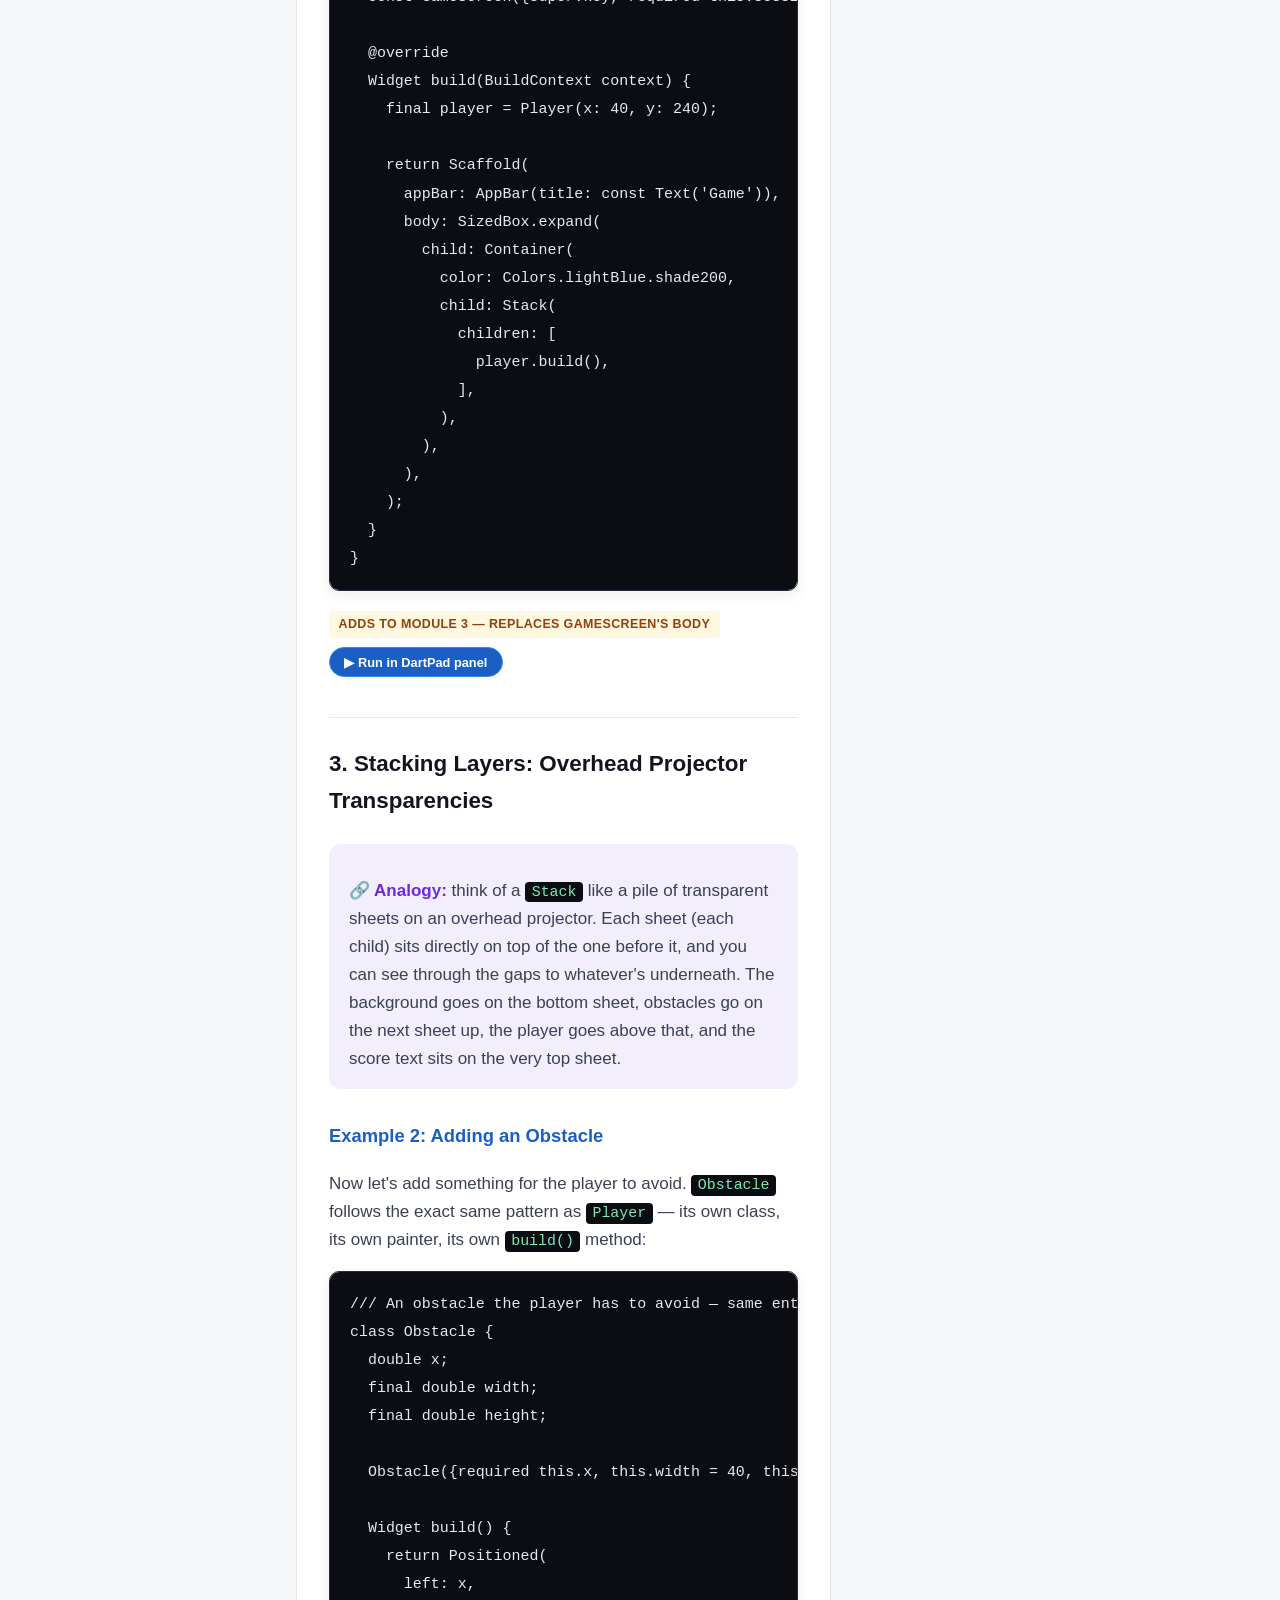
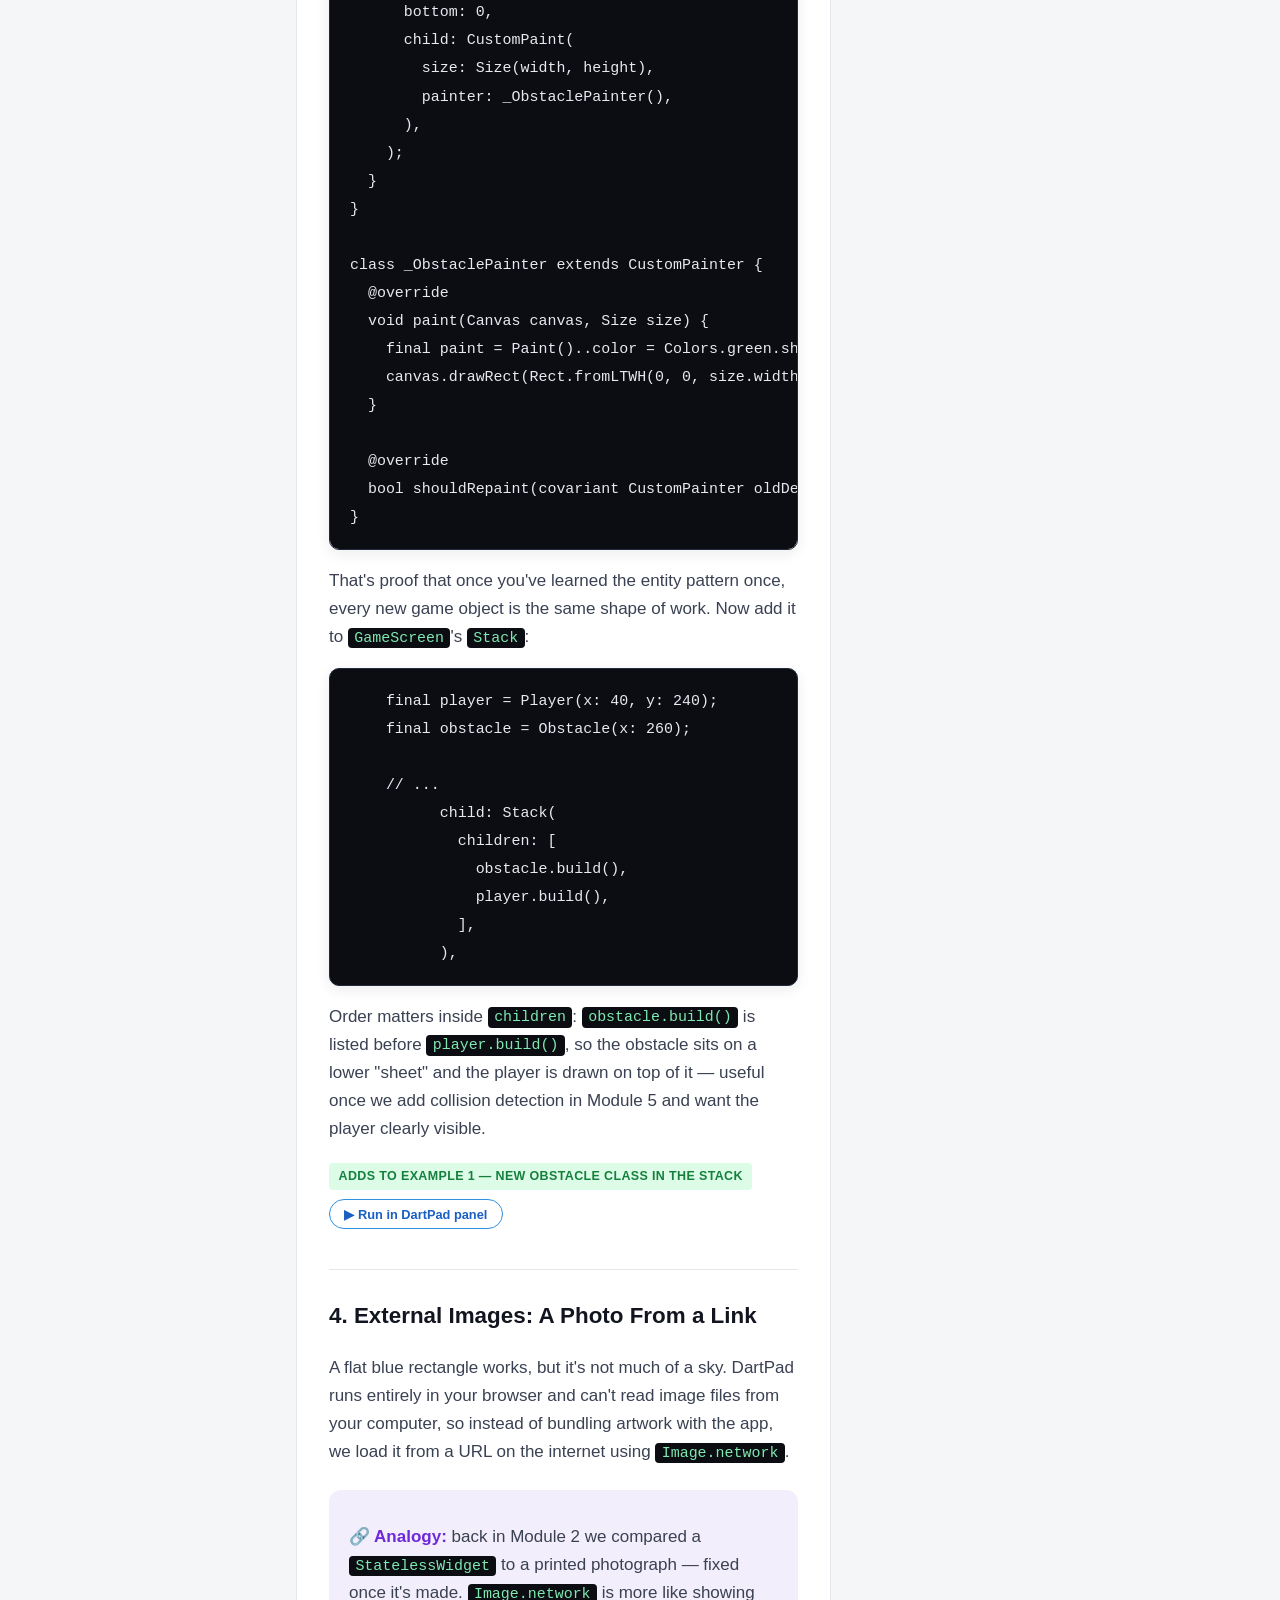
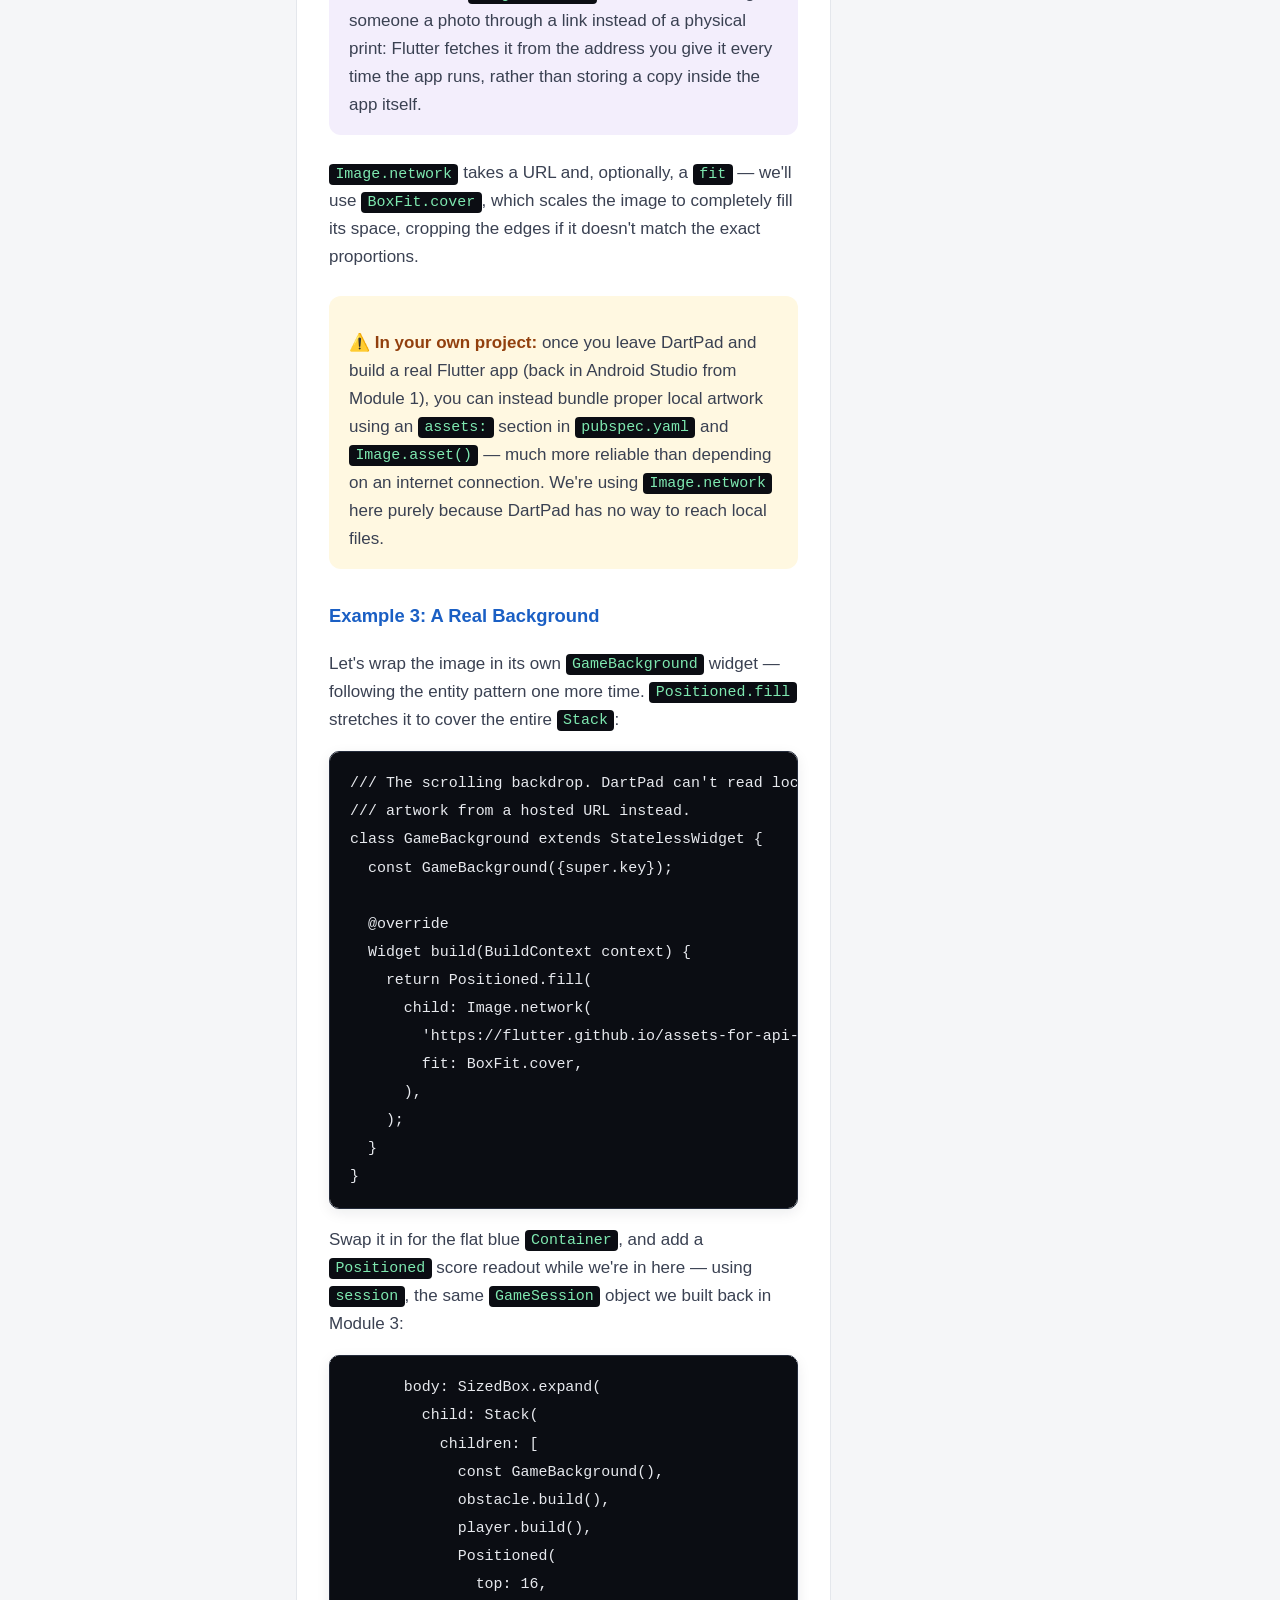
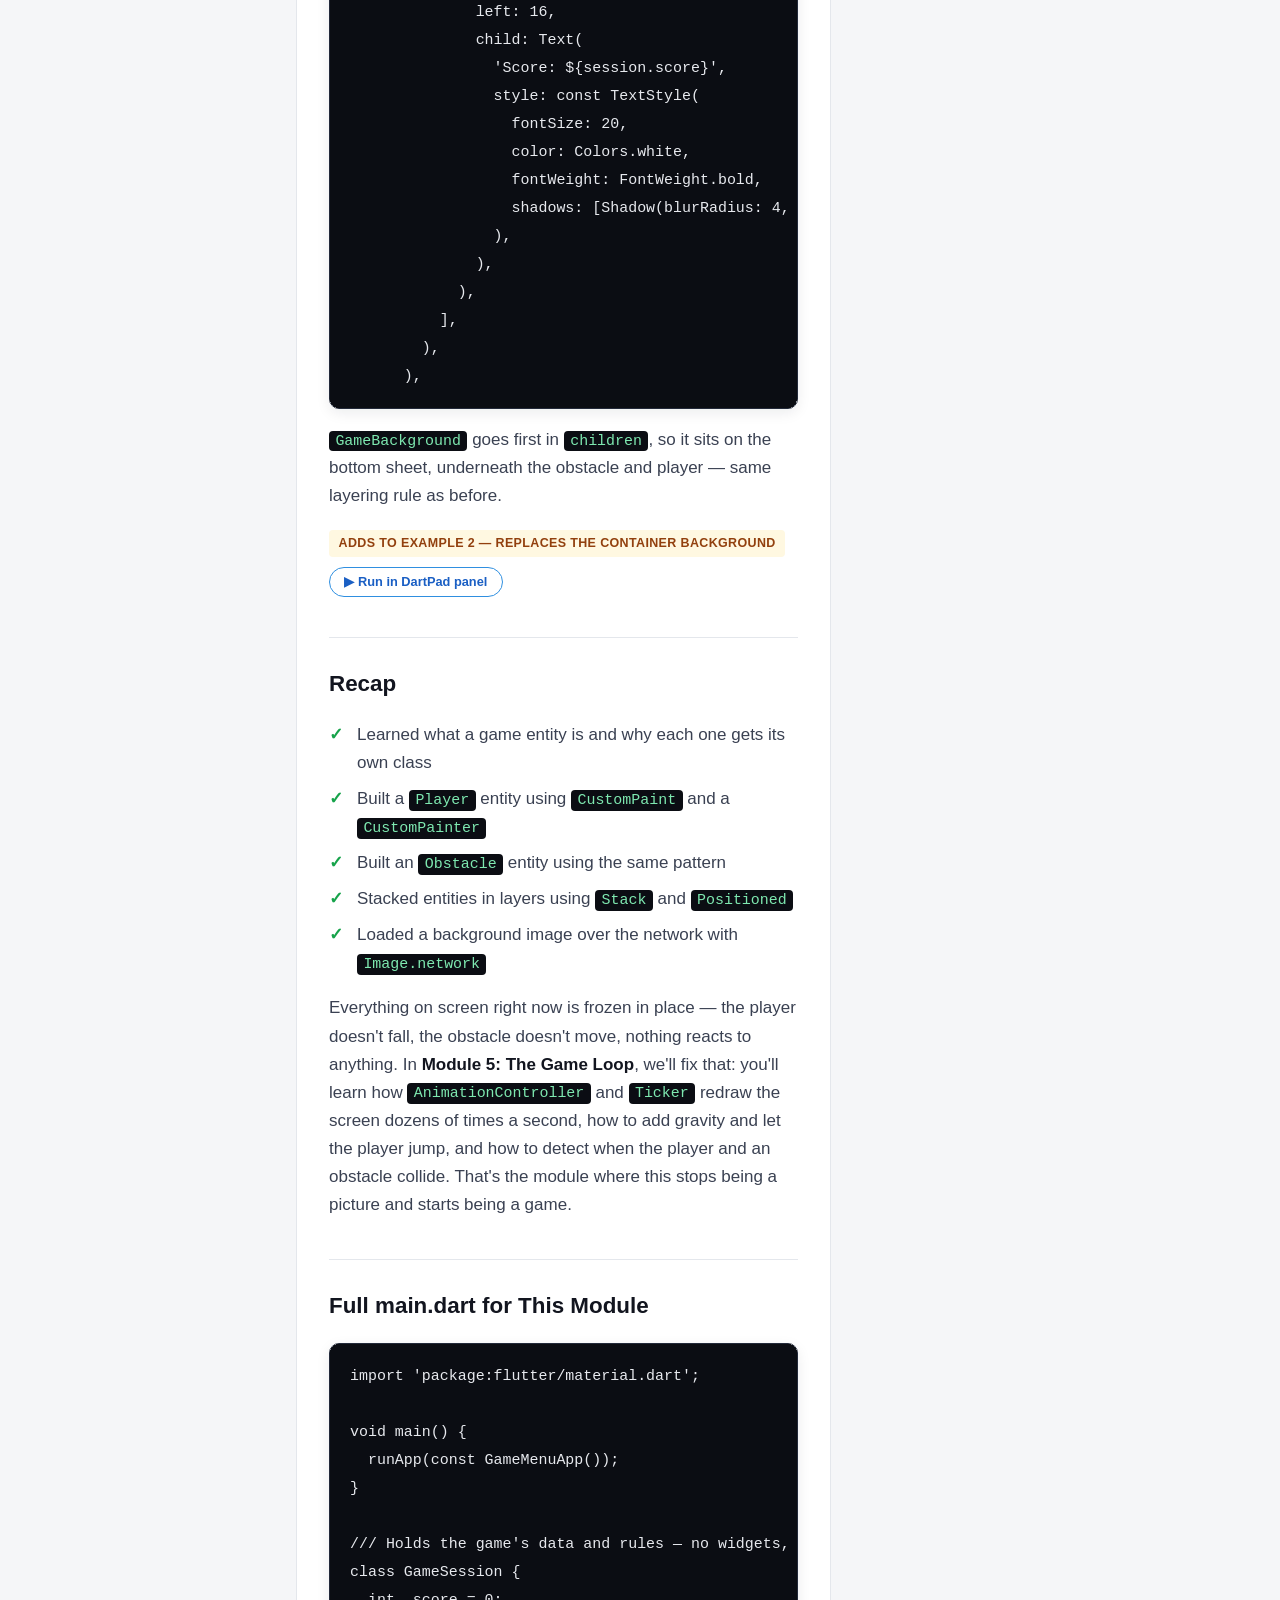
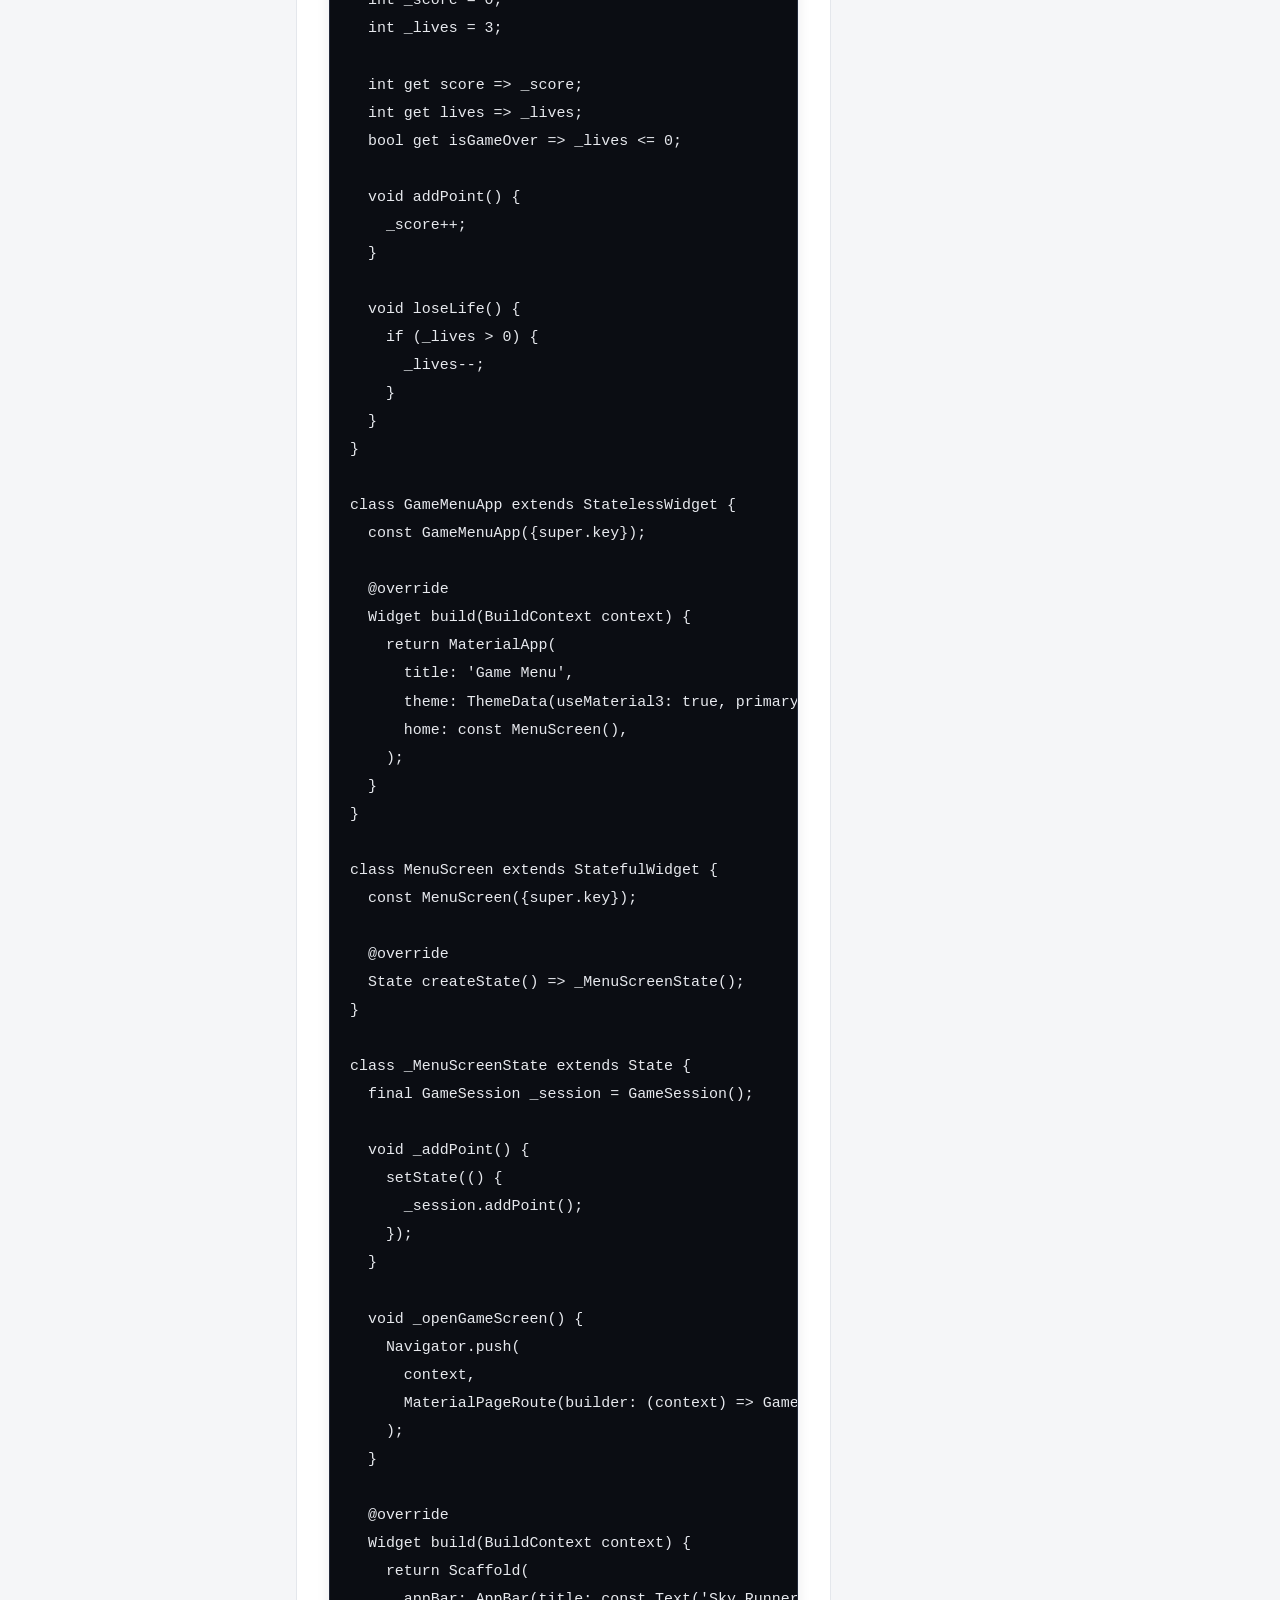
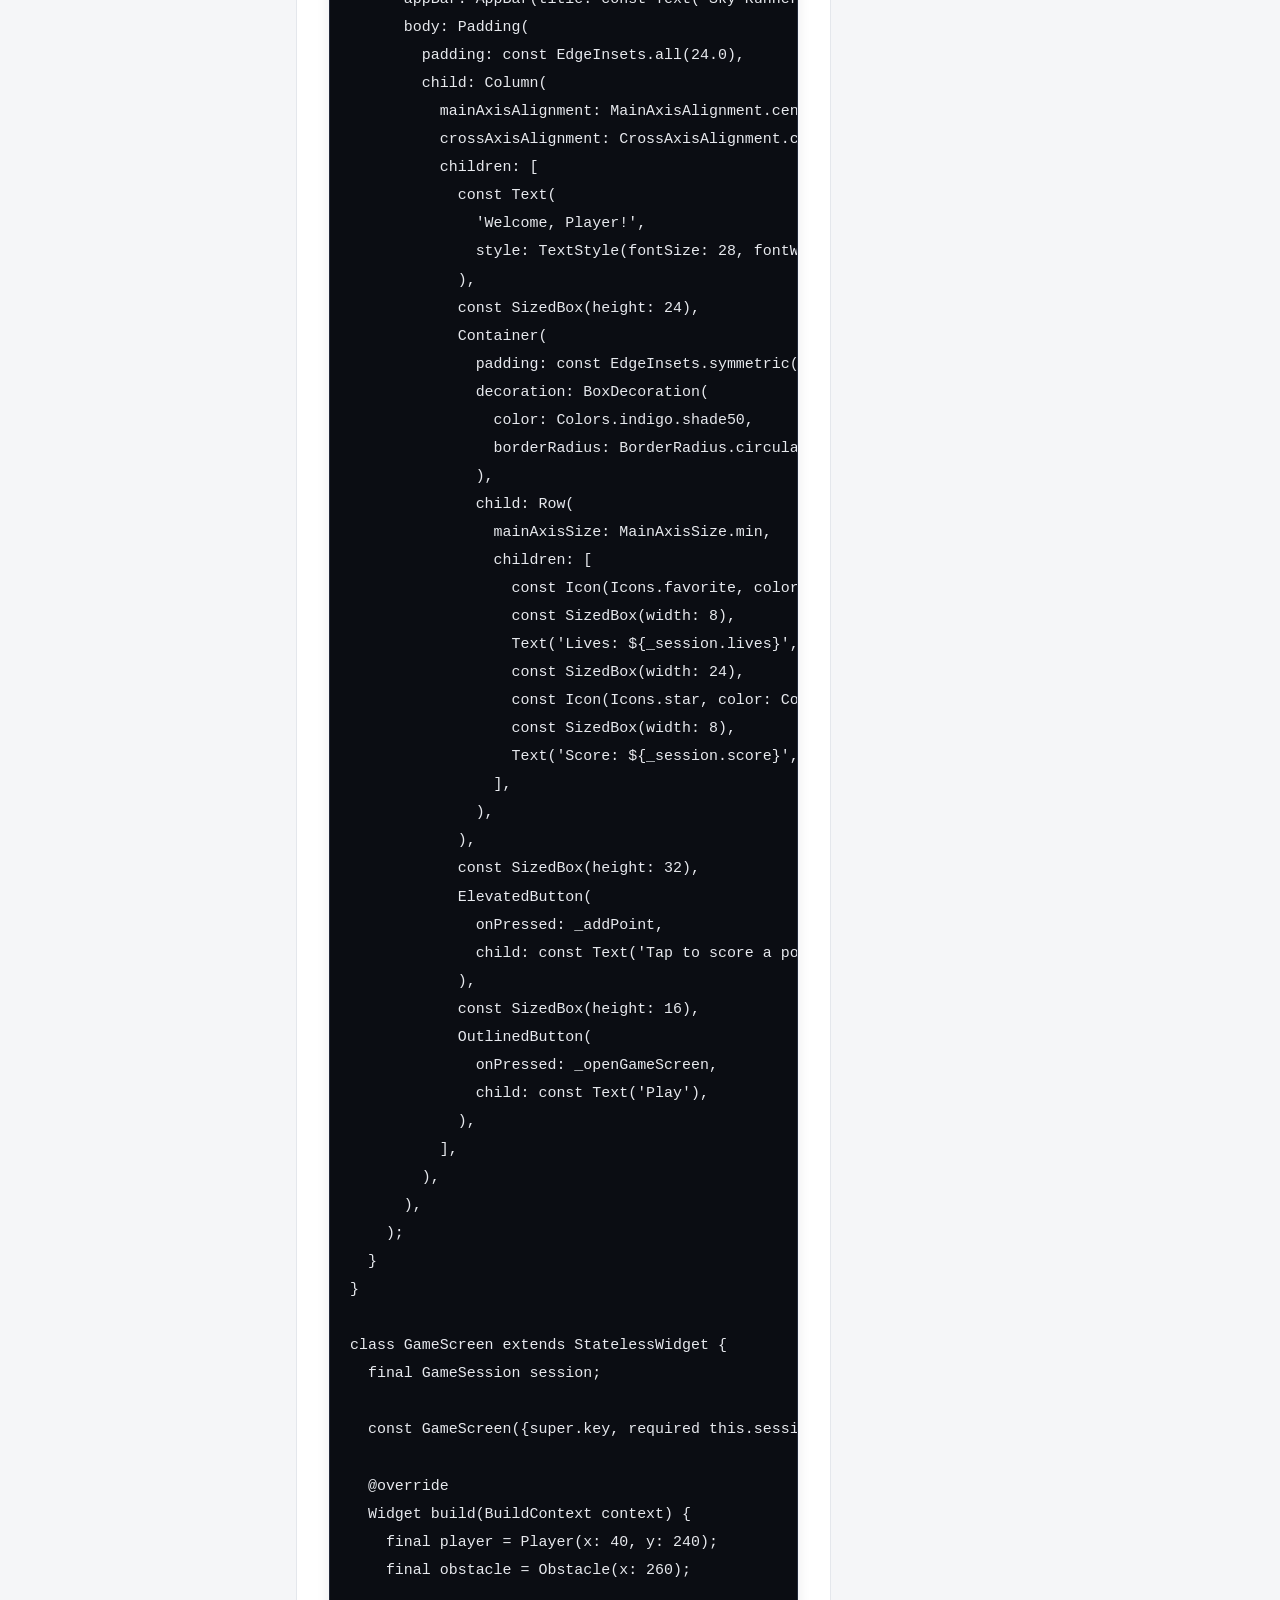
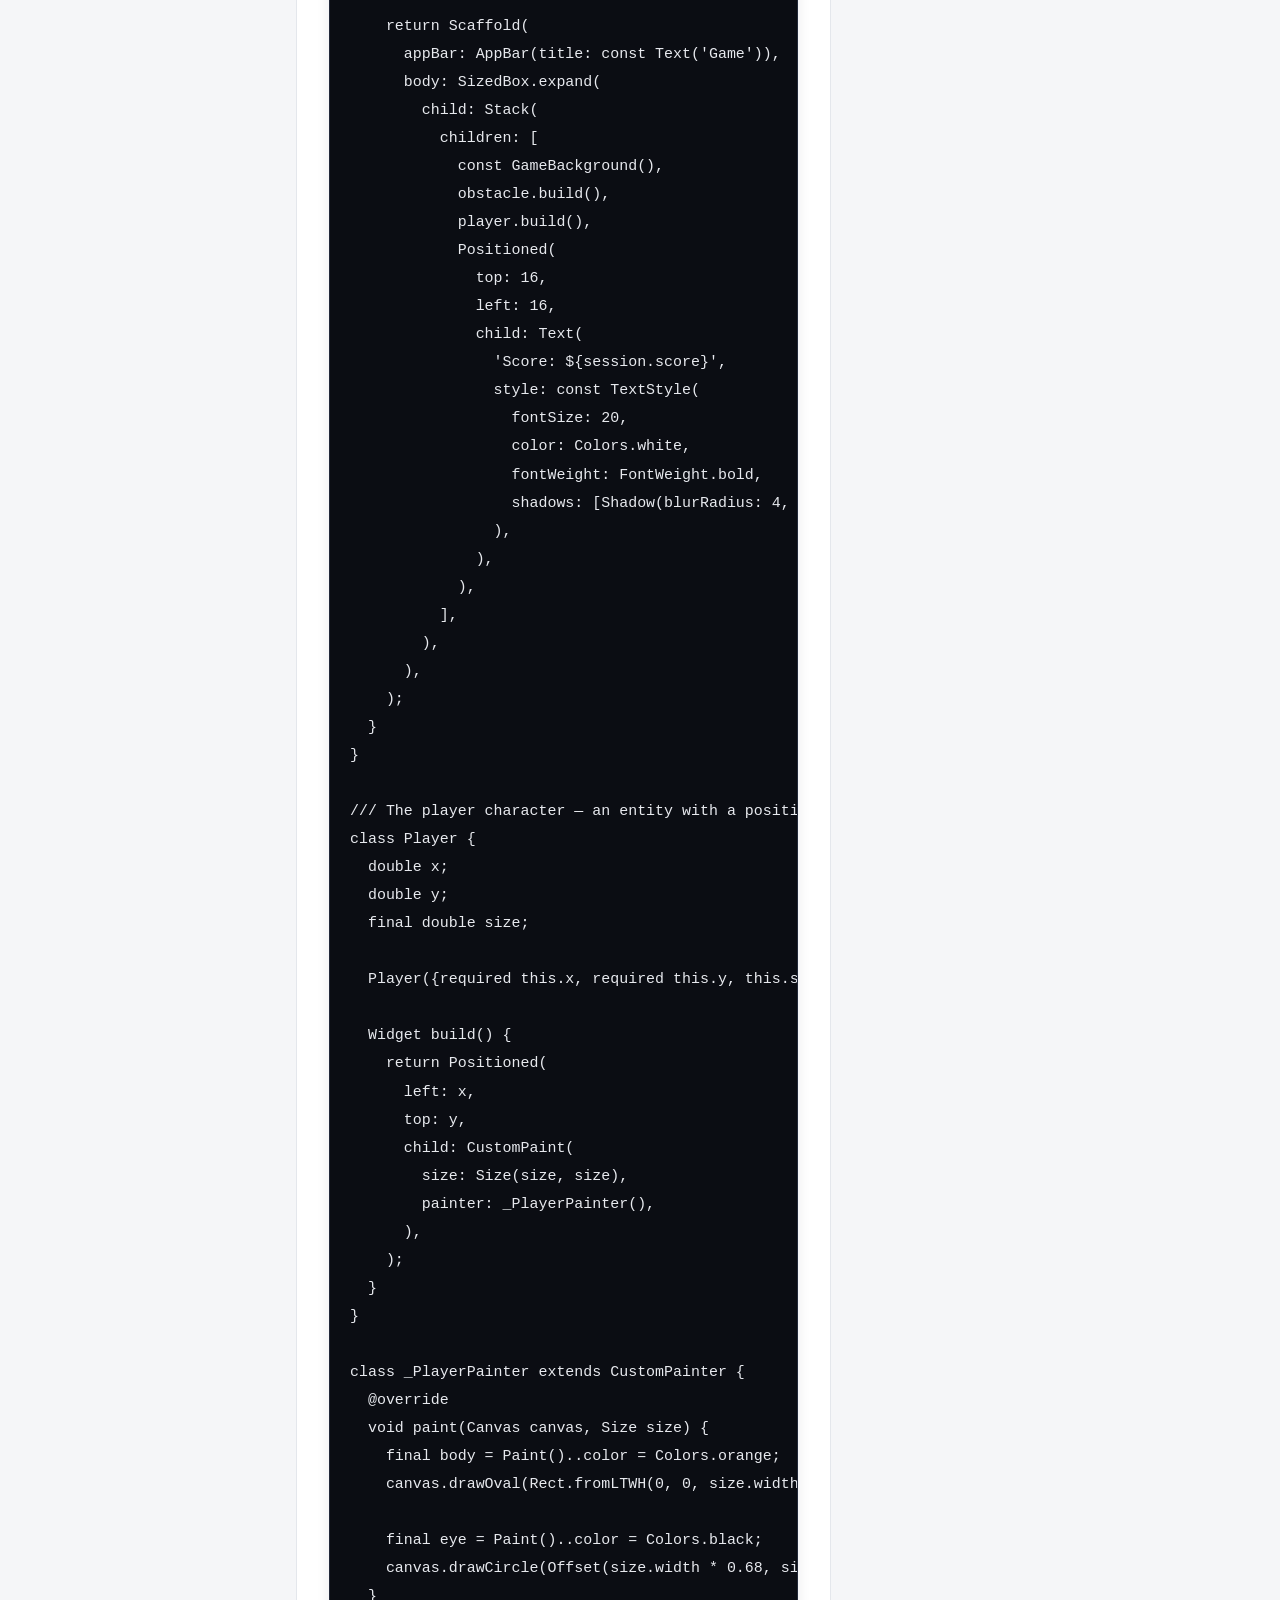
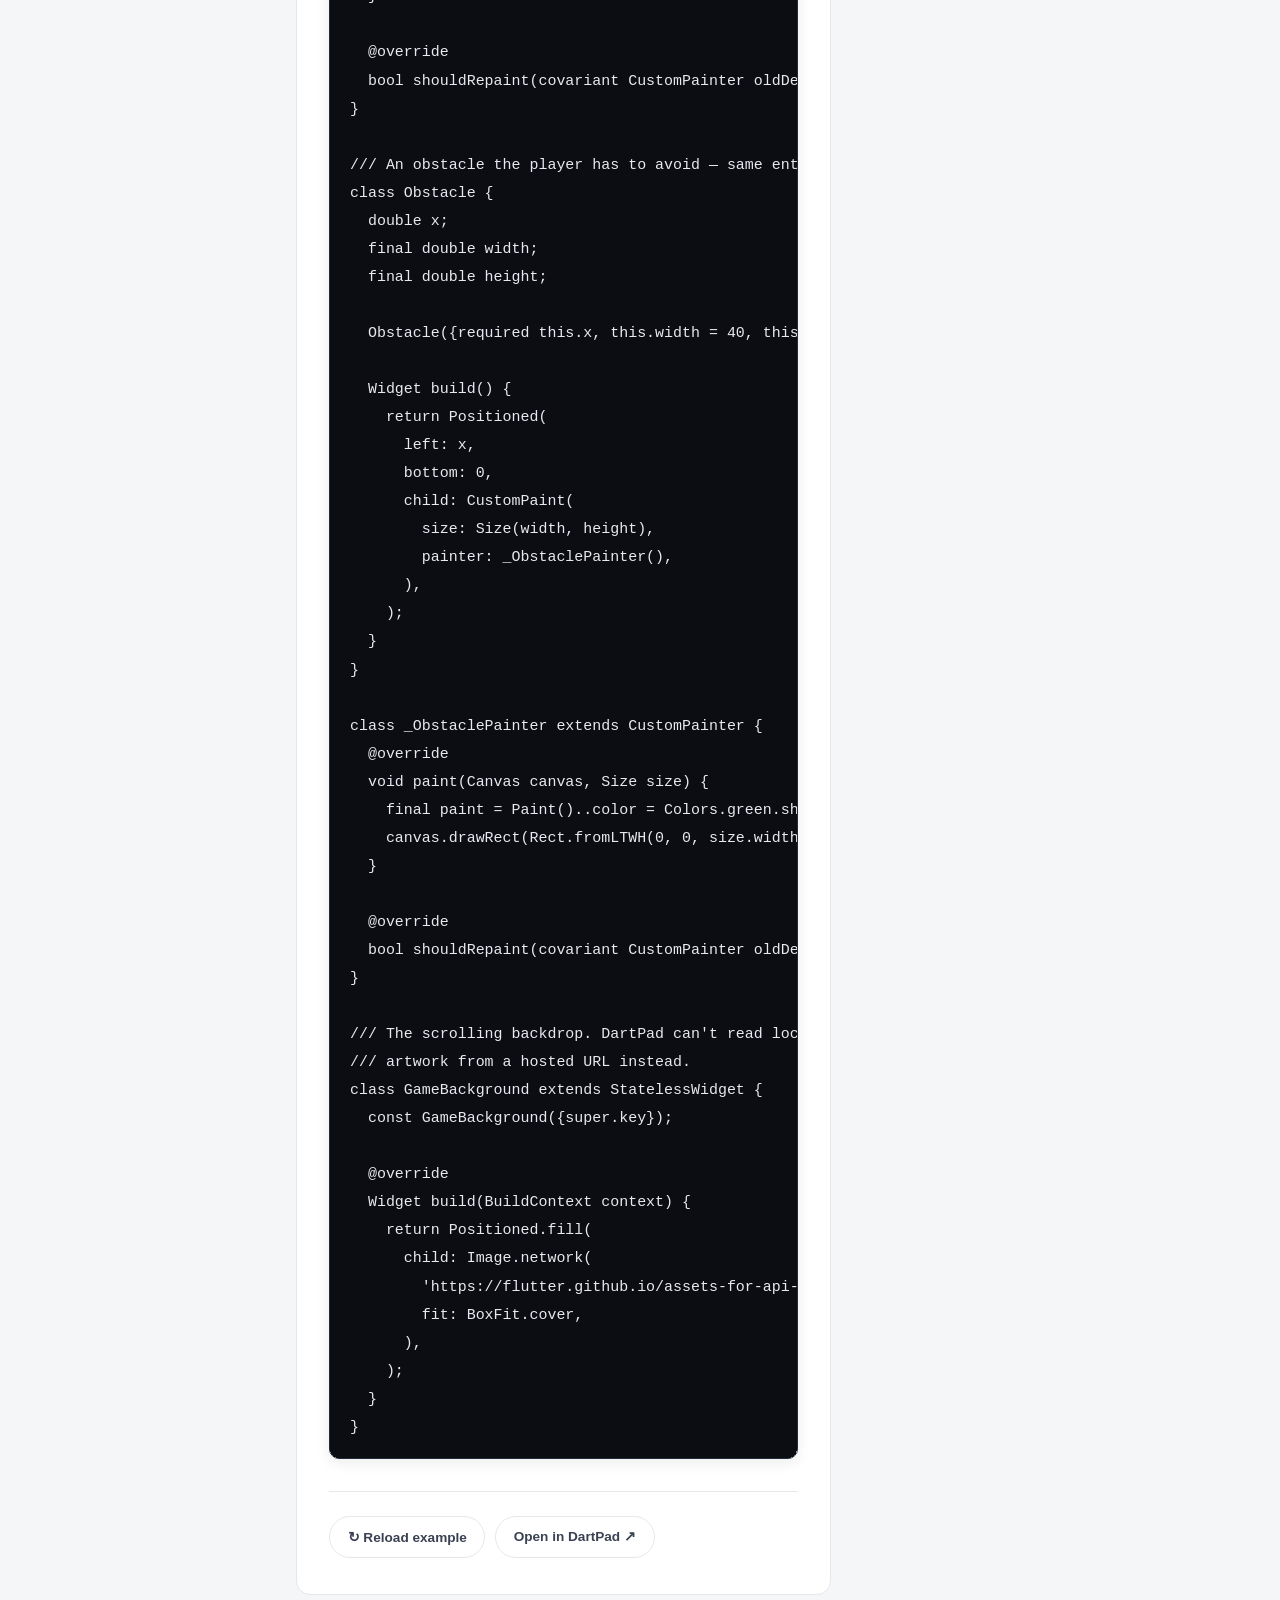
<file: modules/module-4.html>
<!DOCTYPE html>
<html lang="en">
<head>
  <meta charset="UTF-8" />
  <meta name="viewport" content="width=device-width, initial-scale=1.0" />
  <title>Module 4: Game Entities — Flutter Game Tutorial</title>
  <link rel="stylesheet" href="../assets/css/style.css" />
</head>
<body data-root="../" data-lesson="module-4">
  <div class="app">
    <header class="app-header" id="app-header-root"></header>
    <div class="app-body">
      <aside class="sidebar" id="sidebar-root"></aside>
      <main class="content">
        <div class="lesson-header-row">
          <div>
            <span class="module-badge">MODULE 4 OF 5</span>
            <h1>Game Entities</h1>
          </div>
          <div class="lesson-tabs">
            <button class="tab-btn active" id="tab-lesson" type="button">Lesson</button>
            <button class="tab-btn" id="tab-maindart" type="button">main.dart</button>
          </div>
        </div>

        <div class="content-split">
          <article class="lesson-pane">
            <p>
              Time to make good on that "the actual game world arrives in Module 4!" placeholder from
              last time. We're going to build the things that actually live inside a game: a
              <strong>Player</strong>, some <strong>Obstacles</strong>, and a scrolling
              <strong>Background</strong>. Each one gets its own class, following exactly the pattern
              <code>GameSession</code> taught us in Module 3 — self-contained data, with a method that
              hands back something Flutter can draw.
            </p>

            <h2>1. What's a Game Entity?</h2>
            <p>
              An <strong>entity</strong> is just a fancy word for "a thing that exists in the game
              world." The player is an entity. Every obstacle is an entity. Even the background counts.
              Each one needs, at minimum, a position and a way to draw itself.
            </p>

            <div class="callout analogy">
              <p>
                <strong>Analogy:</strong> remember the vending machine from Module 3 — an object hides
                its data and only lets you interact through its buttons? Entities work the same way. A
                <code>Player</code> object will know its own <code>x</code> and <code>y</code> position
                and have a <code>build()</code> method that draws itself. Nothing outside the class needs
                to know <em>how</em> it draws itself — just that it can.
              </p>
            </div>

            <h2>2. Drawing With CustomPaint: A Digital Etch-a-Sketch</h2>
            <p>
              So far every visual we've made has been built from ready-made widgets — <code>Text</code>,
              <code>Icon</code>, <code>Container</code>. For actual game art, we often want to draw exact
              shapes ourselves. That's what <code>CustomPaint</code> is for.
            </p>

            <div class="callout analogy">
              <p>
                <strong>Analogy:</strong> a <code>CustomPaint</code> widget hands you a blank sheet — the
                <code>Canvas</code> — and a pen with an ink color you choose — the <code>Paint</code>.
                You then give exact instructions: "draw a circle here, this big, in this color." There's
                no pre-made picture involved; you're describing the shape with math (coordinates and
                sizes) instead of loading a file.
              </p>
            </div>

            <p>
              A <code>CustomPaint</code> widget needs a <code>painter</code> — a class extending
              <code>CustomPainter</code> with a <code>paint(Canvas canvas, Size size)</code> method,
              where you call things like <code>canvas.drawOval()</code> or <code>canvas.drawRect()</code>.
              It also needs a <code>shouldRepaint()</code> method, which tells Flutter whether to redraw
              when something changes — we'll return <code>false</code> for now, since nothing's moving
              yet. That changes in Module 5.
            </p>

            <h3>Example 1: The Player Entity</h3>
            <p>
              Let's build our player: an orange blob with one eye. <code>GameSession</code>,
              <code>GameMenuApp</code>, and <code>MenuScreen</code> are unchanged from Module 3 — we're
              only touching <code>GameScreen</code>, plus two brand-new classes. First, the entity itself
              — a plain Dart class holding <code>x</code> and <code>y</code>, with a
              <code>build()</code> method that returns a <code>Positioned</code> widget:
            </p>
            <pre><code>/// The player character — an entity with a position and a way to draw itself.
class Player {
  double x;
  double y;
  final double size;

  Player({required this.x, required this.y, this.size = 50});

  Widget build() {
    return Positioned(
      left: x,
      top: y,
      child: CustomPaint(
        size: Size(size, size),
        painter: _PlayerPainter(),
      ),
    );
  }
}</code></pre>
            <p>
              <code>Positioned</code> only works directly inside a <code>Stack</code>, and it pins its
              child an exact distance from the edges you specify — here, <code>left</code> and
              <code>top</code> — rather than centering it. The actual drawing happens in a separate
              <code>CustomPainter</code>:
            </p>
            <pre><code>class _PlayerPainter extends CustomPainter {
  @override
  void paint(Canvas canvas, Size size) {
    final body = Paint()..color = Colors.orange;
    canvas.drawOval(Rect.fromLTWH(0, 0, size.width, size.height), body);

    final eye = Paint()..color = Colors.black;
    canvas.drawCircle(Offset(size.width * 0.68, size.height * 0.35), 4, eye);
  }

  @override
  bool shouldRepaint(covariant CustomPainter oldDelegate) => false;
}</code></pre>
            <p>
              Finally, replace <code>GameScreen</code>'s placeholder text with a <code>Stack</code>
              holding the player:
            </p>
            <pre><code>class GameScreen extends StatelessWidget {
  final GameSession session;

  const GameScreen({super.key, required this.session});

  @override
  Widget build(BuildContext context) {
    final player = Player(x: 40, y: 240);

    return Scaffold(
      appBar: AppBar(title: const Text('Game')),
      body: SizedBox.expand(
        child: Container(
          color: Colors.lightBlue.shade200,
          child: Stack(
            children: [
              player.build(),
            ],
          ),
        ),
      ),
    );
  }
}</code></pre>

            <div class="example-block">
              <div class="example-toolbar">
                <span class="file-note replace">Adds to Module 3 — replaces GameScreen's body</span>
                <button
                  class="run-in-panel-btn"
                  type="button"
                  data-gh-path="snippets/module-4-example-1.dart"
                  data-label="Module 4 Example 1: Player entity"
                >&#9654; Run in DartPad panel</button>
              </div>
            </div>

            <h2>3. Stacking Layers: Overhead Projector Transparencies</h2>
            <div class="callout analogy">
              <p>
                <strong>Analogy:</strong> think of a <code>Stack</code> like a pile of transparent sheets
                on an overhead projector. Each sheet (each child) sits directly on top of the one before
                it, and you can see through the gaps to whatever's underneath. The background goes on the
                bottom sheet, obstacles go on the next sheet up, the player goes above that, and the score
                text sits on the very top sheet.
              </p>
            </div>

            <h3>Example 2: Adding an Obstacle</h3>
            <p>
              Now let's add something for the player to avoid. <code>Obstacle</code> follows the exact
              same pattern as <code>Player</code> — its own class, its own painter, its own
              <code>build()</code> method:
            </p>
            <pre><code>/// An obstacle the player has to avoid — same entity pattern as Player.
class Obstacle {
  double x;
  final double width;
  final double height;

  Obstacle({required this.x, this.width = 40, this.height = 140});

  Widget build() {
    return Positioned(
      left: x,
      bottom: 0,
      child: CustomPaint(
        size: Size(width, height),
        painter: _ObstaclePainter(),
      ),
    );
  }
}

class _ObstaclePainter extends CustomPainter {
  @override
  void paint(Canvas canvas, Size size) {
    final paint = Paint()..color = Colors.green.shade700;
    canvas.drawRect(Rect.fromLTWH(0, 0, size.width, size.height), paint);
  }

  @override
  bool shouldRepaint(covariant CustomPainter oldDelegate) => false;
}</code></pre>
            <p>
              That's proof that once you've learned the entity pattern once, every new game object is
              the same shape of work. Now add it to <code>GameScreen</code>'s <code>Stack</code>:
            </p>
            <pre><code>    final player = Player(x: 40, y: 240);
    final obstacle = Obstacle(x: 260);

    // ...
          child: Stack(
            children: [
              obstacle.build(),
              player.build(),
            ],
          ),</code></pre>
            <p>
              Order matters inside <code>children</code>: <code>obstacle.build()</code> is listed before
              <code>player.build()</code>, so the obstacle sits on a lower "sheet" and the player is drawn
              on top of it — useful once we add collision detection in Module 5 and want the player
              clearly visible.
            </p>

            <div class="example-block">
              <div class="example-toolbar">
                <span class="file-note new">Adds to Example 1 — new Obstacle class in the Stack</span>
                <button
                  class="run-in-panel-btn"
                  type="button"
                  data-gh-path="snippets/module-4-example-2.dart"
                  data-label="Module 4 Example 2: Obstacle entity"
                >&#9654; Run in DartPad panel</button>
              </div>
            </div>

            <h2>4. External Images: A Photo From a Link</h2>
            <p>
              A flat blue rectangle works, but it's not much of a sky. DartPad runs entirely in your
              browser and can't read image files from your computer, so instead of bundling artwork with
              the app, we load it from a URL on the internet using <code>Image.network</code>.
            </p>

            <div class="callout analogy">
              <p>
                <strong>Analogy:</strong> back in Module 2 we compared a <code>StatelessWidget</code> to
                a printed photograph — fixed once it's made. <code>Image.network</code> is more like
                showing someone a photo through a link instead of a physical print: Flutter fetches it
                from the address you give it every time the app runs, rather than storing a copy inside
                the app itself.
              </p>
            </div>

            <p>
              <code>Image.network</code> takes a URL and, optionally, a <code>fit</code> — we'll use
              <code>BoxFit.cover</code>, which scales the image to completely fill its space, cropping
              the edges if it doesn't match the exact proportions.
            </p>

            <div class="callout warning">
              <p>
                <strong>In your own project:</strong> once you leave DartPad and build a real Flutter app
                (back in Android Studio from Module 1), you can instead bundle proper local artwork using
                an <code>assets:</code> section in <code>pubspec.yaml</code> and <code>Image.asset()</code>
                — much more reliable than depending on an internet connection. We're using
                <code>Image.network</code> here purely because DartPad has no way to reach local files.
              </p>
            </div>

            <h3>Example 3: A Real Background</h3>
            <p>
              Let's wrap the image in its own <code>GameBackground</code> widget — following the entity
              pattern one more time. <code>Positioned.fill</code> stretches it to cover the entire
              <code>Stack</code>:
            </p>
            <pre><code>/// The scrolling backdrop. DartPad can't read local asset files, so we load
/// artwork from a hosted URL instead.
class GameBackground extends StatelessWidget {
  const GameBackground({super.key});

  @override
  Widget build(BuildContext context) {
    return Positioned.fill(
      child: Image.network(
        'https://flutter.github.io/assets-for-api-docs/assets/widgets/owl.jpg',
        fit: BoxFit.cover,
      ),
    );
  }
}</code></pre>
            <p>
              Swap it in for the flat blue <code>Container</code>, and add a
              <code>Positioned</code> score readout while we're in here — using
              <code>session</code>, the same <code>GameSession</code> object we built back in Module 3:
            </p>
            <pre><code>      body: SizedBox.expand(
        child: Stack(
          children: [
            const GameBackground(),
            obstacle.build(),
            player.build(),
            Positioned(
              top: 16,
              left: 16,
              child: Text(
                'Score: ${session.score}',
                style: const TextStyle(
                  fontSize: 20,
                  color: Colors.white,
                  fontWeight: FontWeight.bold,
                  shadows: [Shadow(blurRadius: 4, color: Colors.black)],
                ),
              ),
            ),
          ],
        ),
      ),</code></pre>
            <p>
              <code>GameBackground</code> goes first in <code>children</code>, so it sits on the bottom
              sheet, underneath the obstacle and player — same layering rule as before.
            </p>

            <div class="example-block">
              <div class="example-toolbar">
                <span class="file-note replace">Adds to Example 2 — replaces the Container background</span>
                <button
                  class="run-in-panel-btn"
                  type="button"
                  data-gh-path="snippets/module-4-example-3.dart"
                  data-label="Module 4 Example 3: Image background"
                >&#9654; Run in DartPad panel</button>
              </div>
            </div>

            <h2>Recap</h2>
            <ul class="checklist">
              <li>Learned what a game entity is and why each one gets its own class</li>
              <li>Built a <code>Player</code> entity using <code>CustomPaint</code> and a <code>CustomPainter</code></li>
              <li>Built an <code>Obstacle</code> entity using the same pattern</li>
              <li>Stacked entities in layers using <code>Stack</code> and <code>Positioned</code></li>
              <li>Loaded a background image over the network with <code>Image.network</code></li>
            </ul>

            <p>
              Everything on screen right now is frozen in place — the player doesn't fall, the obstacle
              doesn't move, nothing reacts to anything. In <strong>Module 5: The Game Loop</strong>,
              we'll fix that: you'll learn how <code>AnimationController</code> and <code>Ticker</code>
              redraw the screen dozens of times a second, how to add gravity and let the player jump, and
              how to detect when the player and an obstacle collide. That's the module where this stops
              being a picture and starts being a game.
            </p>

            <h2 id="full-main-dart">Full main.dart for This Module</h2>
            <pre><code>import 'package:flutter/material.dart';

void main() {
  runApp(const GameMenuApp());
}

/// Holds the game's data and rules — no widgets, no UI, just logic.
class GameSession {
  int _score = 0;
  int _lives = 3;

  int get score => _score;
  int get lives => _lives;
  bool get isGameOver => _lives <= 0;

  void addPoint() {
    _score++;
  }

  void loseLife() {
    if (_lives > 0) {
      _lives--;
    }
  }
}

class GameMenuApp extends StatelessWidget {
  const GameMenuApp({super.key});

  @override
  Widget build(BuildContext context) {
    return MaterialApp(
      title: 'Game Menu',
      theme: ThemeData(useMaterial3: true, primarySwatch: Colors.indigo),
      home: const MenuScreen(),
    );
  }
}

class MenuScreen extends StatefulWidget {
  const MenuScreen({super.key});

  @override
  State<MenuScreen> createState() => _MenuScreenState();
}

class _MenuScreenState extends State<MenuScreen> {
  final GameSession _session = GameSession();

  void _addPoint() {
    setState(() {
      _session.addPoint();
    });
  }

  void _openGameScreen() {
    Navigator.push(
      context,
      MaterialPageRoute(builder: (context) => GameScreen(session: _session)),
    );
  }

  @override
  Widget build(BuildContext context) {
    return Scaffold(
      appBar: AppBar(title: const Text('Sky Runner')),
      body: Padding(
        padding: const EdgeInsets.all(24.0),
        child: Column(
          mainAxisAlignment: MainAxisAlignment.center,
          crossAxisAlignment: CrossAxisAlignment.center,
          children: [
            const Text(
              'Welcome, Player!',
              style: TextStyle(fontSize: 28, fontWeight: FontWeight.bold),
            ),
            const SizedBox(height: 24),
            Container(
              padding: const EdgeInsets.symmetric(horizontal: 20, vertical: 12),
              decoration: BoxDecoration(
                color: Colors.indigo.shade50,
                borderRadius: BorderRadius.circular(12),
              ),
              child: Row(
                mainAxisSize: MainAxisSize.min,
                children: [
                  const Icon(Icons.favorite, color: Colors.red),
                  const SizedBox(width: 8),
                  Text('Lives: ${_session.lives}', style: const TextStyle(fontSize: 18)),
                  const SizedBox(width: 24),
                  const Icon(Icons.star, color: Colors.amber),
                  const SizedBox(width: 8),
                  Text('Score: ${_session.score}', style: const TextStyle(fontSize: 18)),
                ],
              ),
            ),
            const SizedBox(height: 32),
            ElevatedButton(
              onPressed: _addPoint,
              child: const Text('Tap to score a point!'),
            ),
            const SizedBox(height: 16),
            OutlinedButton(
              onPressed: _openGameScreen,
              child: const Text('Play'),
            ),
          ],
        ),
      ),
    );
  }
}

class GameScreen extends StatelessWidget {
  final GameSession session;

  const GameScreen({super.key, required this.session});

  @override
  Widget build(BuildContext context) {
    final player = Player(x: 40, y: 240);
    final obstacle = Obstacle(x: 260);

    return Scaffold(
      appBar: AppBar(title: const Text('Game')),
      body: SizedBox.expand(
        child: Stack(
          children: [
            const GameBackground(),
            obstacle.build(),
            player.build(),
            Positioned(
              top: 16,
              left: 16,
              child: Text(
                'Score: ${session.score}',
                style: const TextStyle(
                  fontSize: 20,
                  color: Colors.white,
                  fontWeight: FontWeight.bold,
                  shadows: [Shadow(blurRadius: 4, color: Colors.black)],
                ),
              ),
            ),
          ],
        ),
      ),
    );
  }
}

/// The player character — an entity with a position and a way to draw itself.
class Player {
  double x;
  double y;
  final double size;

  Player({required this.x, required this.y, this.size = 50});

  Widget build() {
    return Positioned(
      left: x,
      top: y,
      child: CustomPaint(
        size: Size(size, size),
        painter: _PlayerPainter(),
      ),
    );
  }
}

class _PlayerPainter extends CustomPainter {
  @override
  void paint(Canvas canvas, Size size) {
    final body = Paint()..color = Colors.orange;
    canvas.drawOval(Rect.fromLTWH(0, 0, size.width, size.height), body);

    final eye = Paint()..color = Colors.black;
    canvas.drawCircle(Offset(size.width * 0.68, size.height * 0.35), 4, eye);
  }

  @override
  bool shouldRepaint(covariant CustomPainter oldDelegate) => false;
}

/// An obstacle the player has to avoid — same entity pattern as Player.
class Obstacle {
  double x;
  final double width;
  final double height;

  Obstacle({required this.x, this.width = 40, this.height = 140});

  Widget build() {
    return Positioned(
      left: x,
      bottom: 0,
      child: CustomPaint(
        size: Size(width, height),
        painter: _ObstaclePainter(),
      ),
    );
  }
}

class _ObstaclePainter extends CustomPainter {
  @override
  void paint(Canvas canvas, Size size) {
    final paint = Paint()..color = Colors.green.shade700;
    canvas.drawRect(Rect.fromLTWH(0, 0, size.width, size.height), paint);
  }

  @override
  bool shouldRepaint(covariant CustomPainter oldDelegate) => false;
}

/// The scrolling backdrop. DartPad can't read local asset files, so we load
/// artwork from a hosted URL instead.
class GameBackground extends StatelessWidget {
  const GameBackground({super.key});

  @override
  Widget build(BuildContext context) {
    return Positioned.fill(
      child: Image.network(
        'https://flutter.github.io/assets-for-api-docs/assets/widgets/owl.jpg',
        fit: BoxFit.cover,
      ),
    );
  }
}
</code></pre>

            <div class="lesson-footer-actions">
              <button class="btn btn-light" id="reload-example-btn" type="button">&#8635; Reload example</button>
              <a class="btn btn-light" id="open-in-dartpad-link" href="#" target="_blank" rel="noopener">Open in DartPad &#8599;</a>
            </div>
          </article>

          <aside class="dartpad-pane">
            <div class="dartpad-panel">
              <div class="dartpad-panel-header">
                <span class="dartpad-panel-title">DartPad — live from GitHub</span>
                <span class="dartpad-status"><span class="status-dot"></span>Ready</span>
              </div>
              <div class="dartpad-panel-label" id="dartpad-panel-label"></div>
              <iframe id="dartpad-iframe" title="Live DartPad" loading="lazy"></iframe>
            </div>
            <div class="panel-actions">
              <button class="btn btn-green btn-block" id="mark-complete-btn" type="button">Mark complete &amp; unlock next</button>
            </div>
          </aside>
        </div>

        <nav class="module-nav">
          <a href="module-3.html">&larr; Module 3: Object-Oriented Architecture</a>
          <a href="module-5.html">Module 5: The Game Loop &rarr;</a>
        </nav>
      </main>
    </div>
  </div>

  <script src="../assets/js/lessons-data.js"></script>
  <script src="../assets/js/progress.js"></script>
  <script src="../assets/js/shell.js"></script>
  <script src="../assets/js/dartpad-panel.js"></script>
  <script>
    document.getElementById('mark-complete-btn').addEventListener('click', function () {
      window.FlutterTutorial.progress.markComplete('module-4');
      window.location.href = 'module-5.html';
    });
  </script>
</body>
</html>
</file>
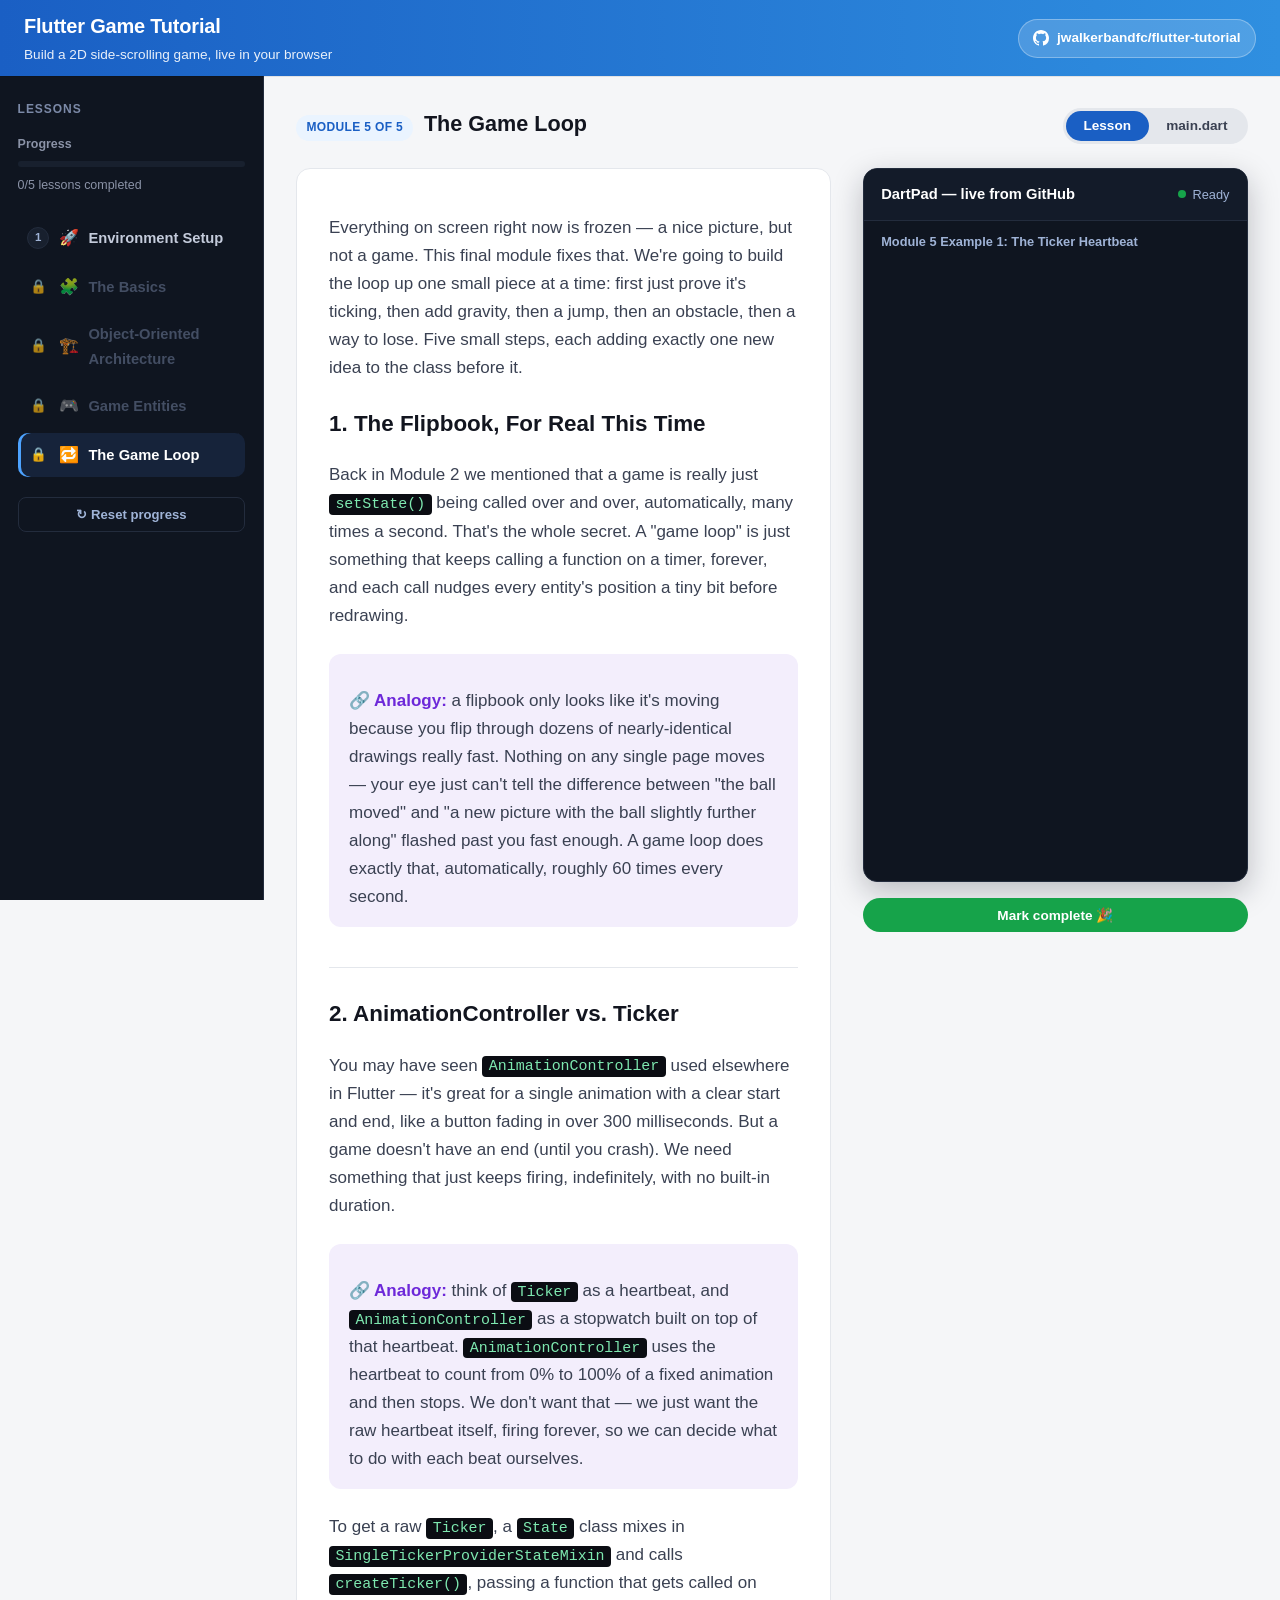
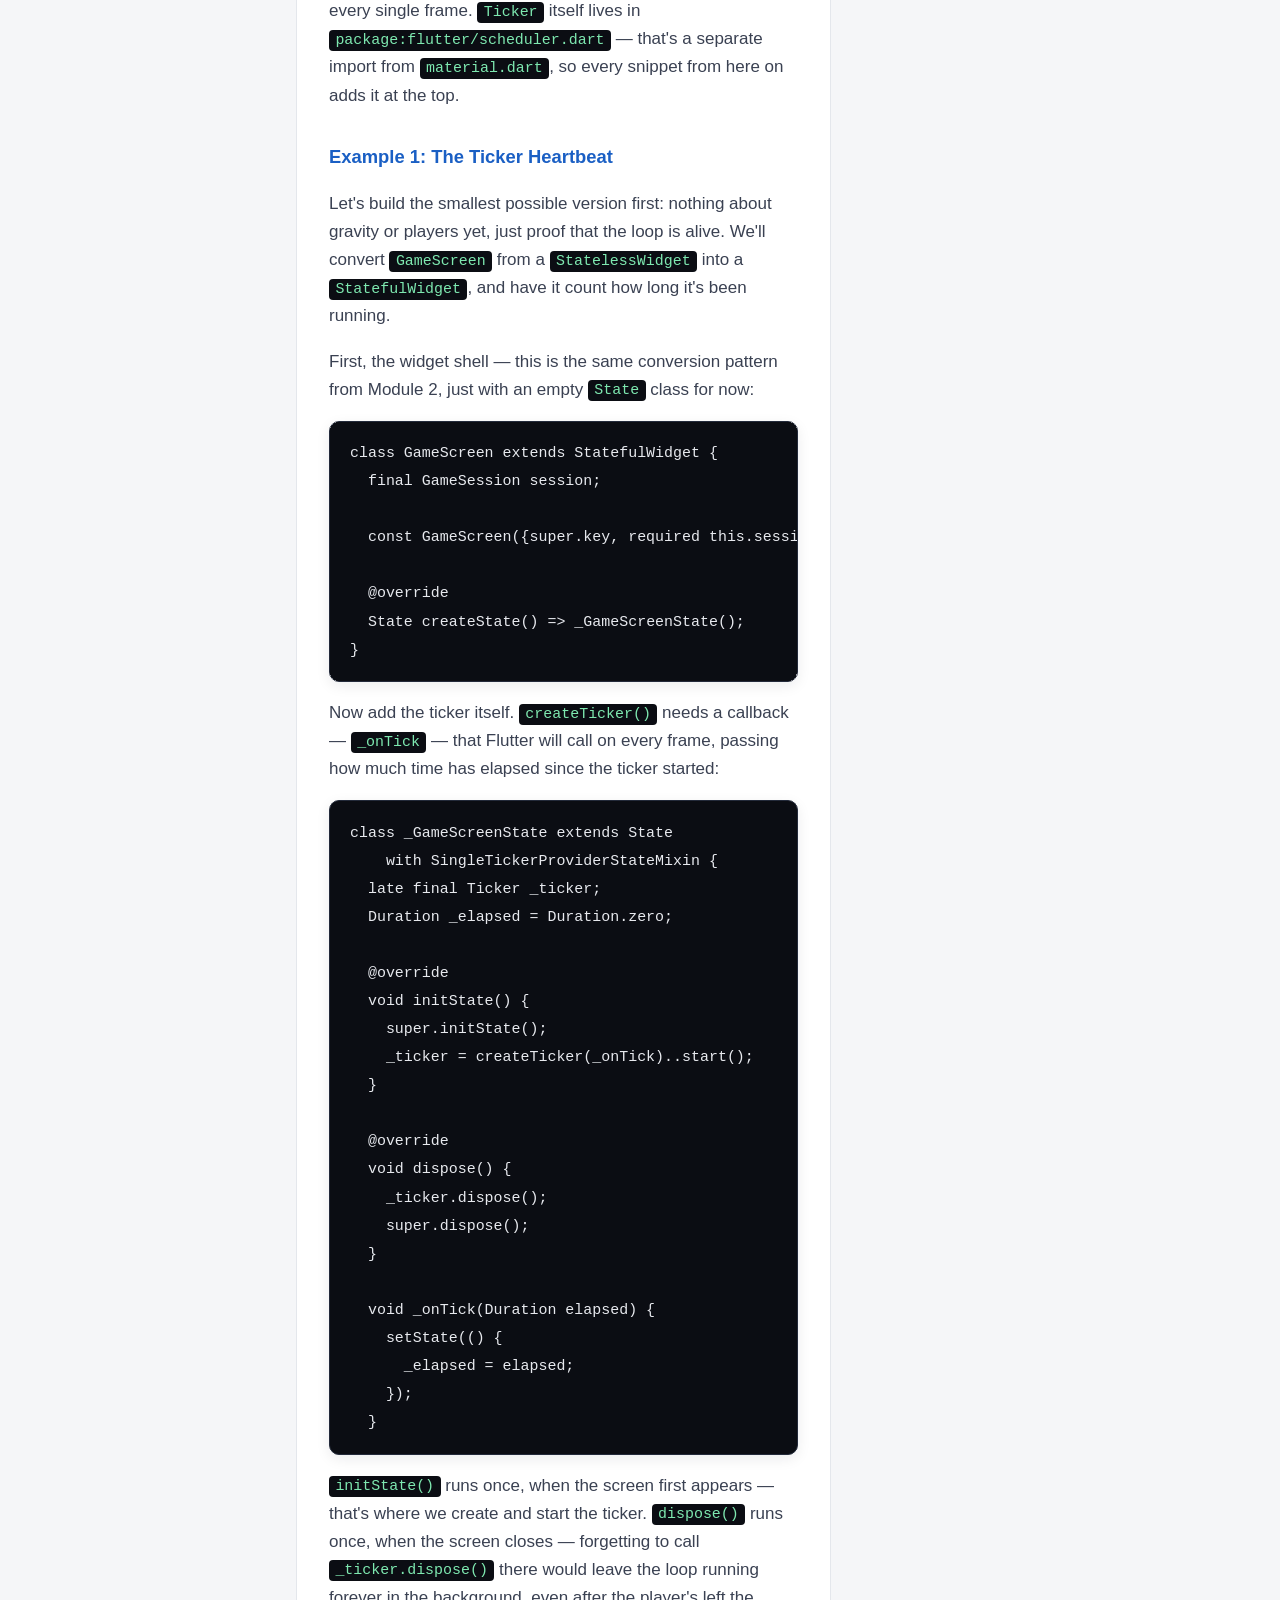
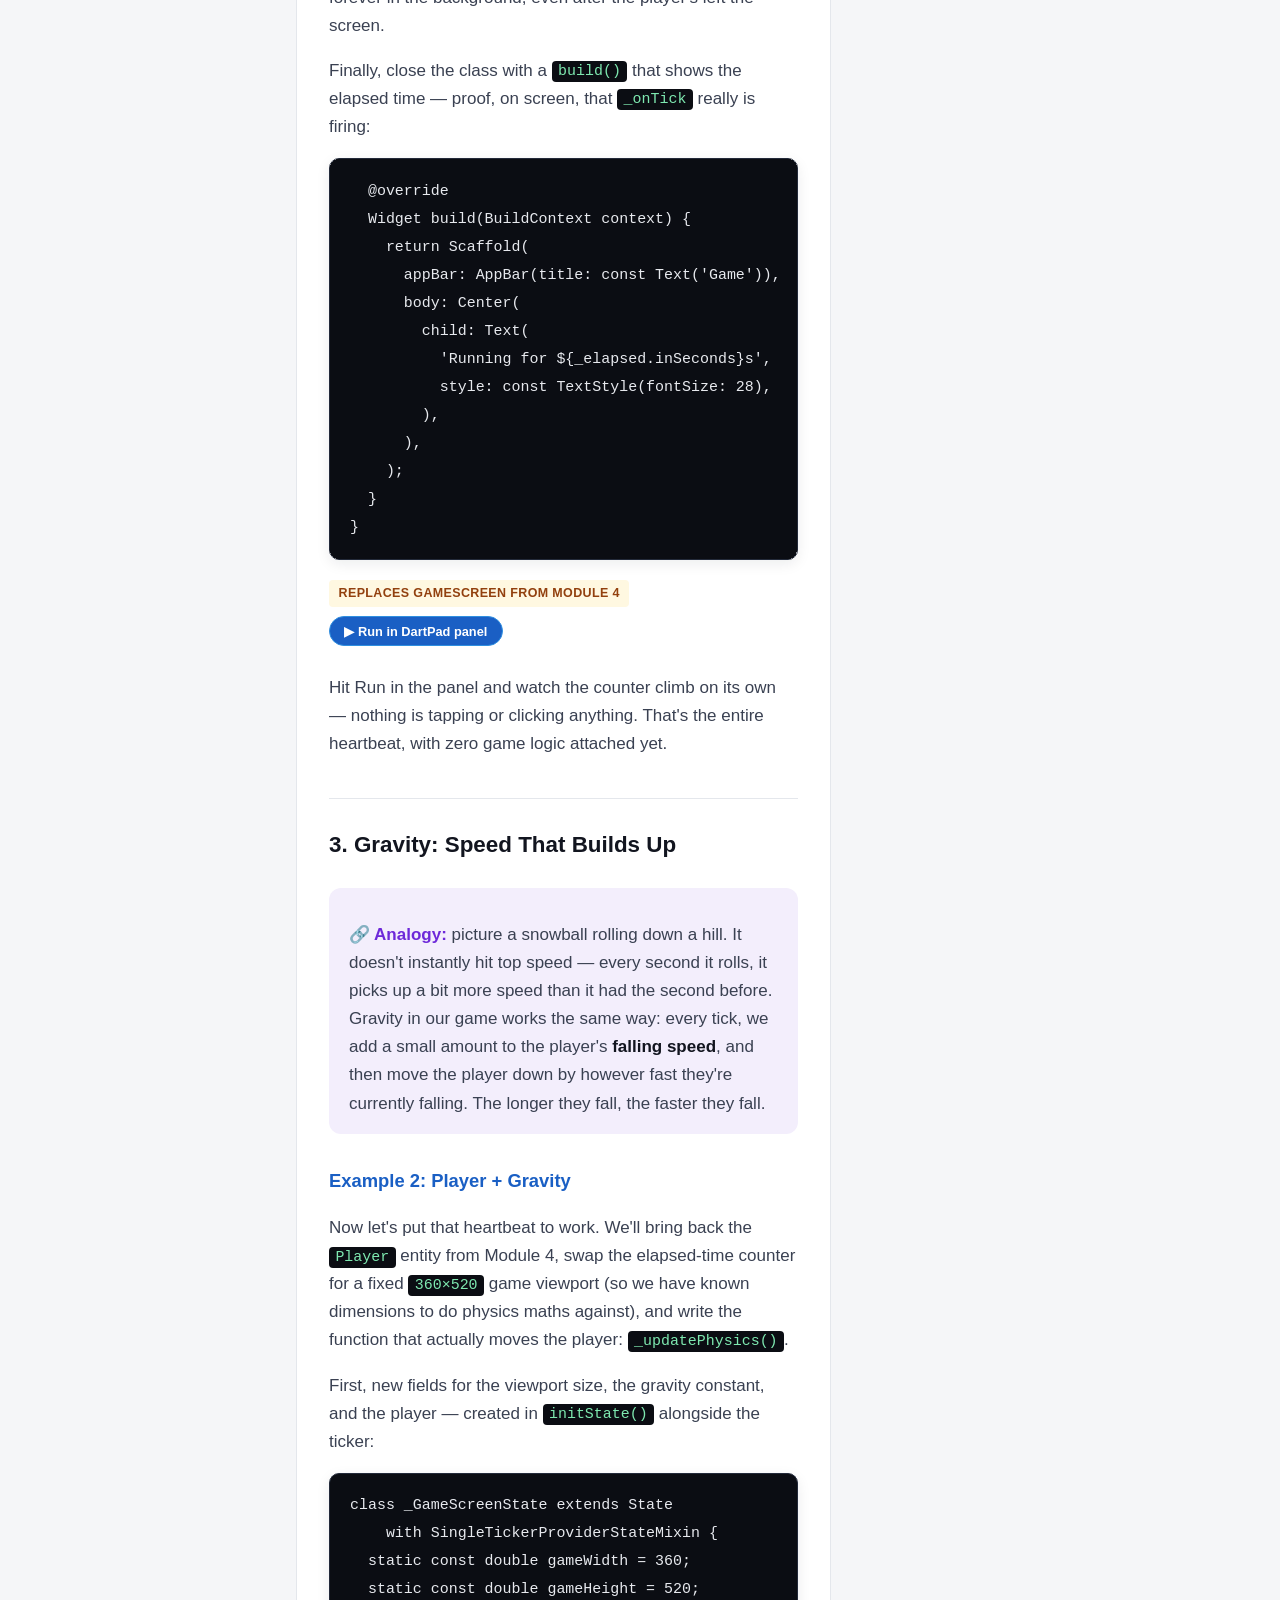
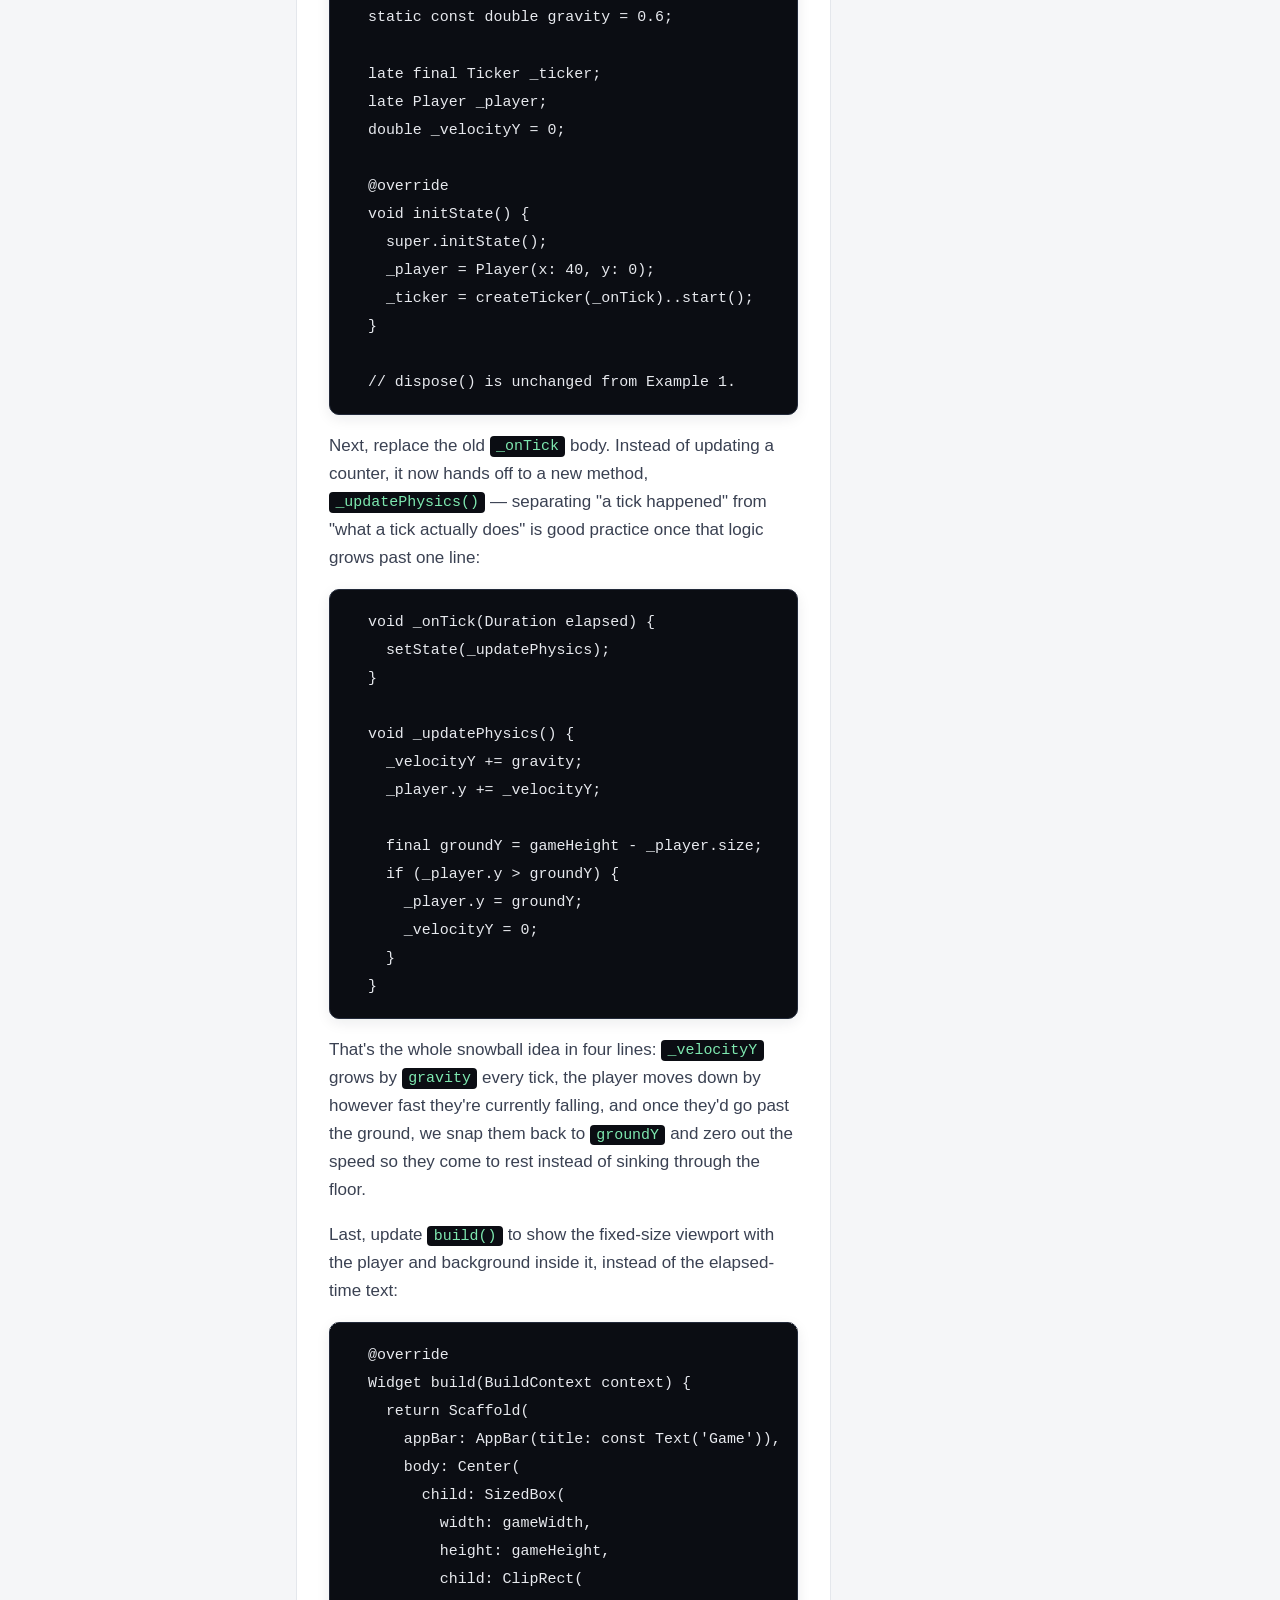
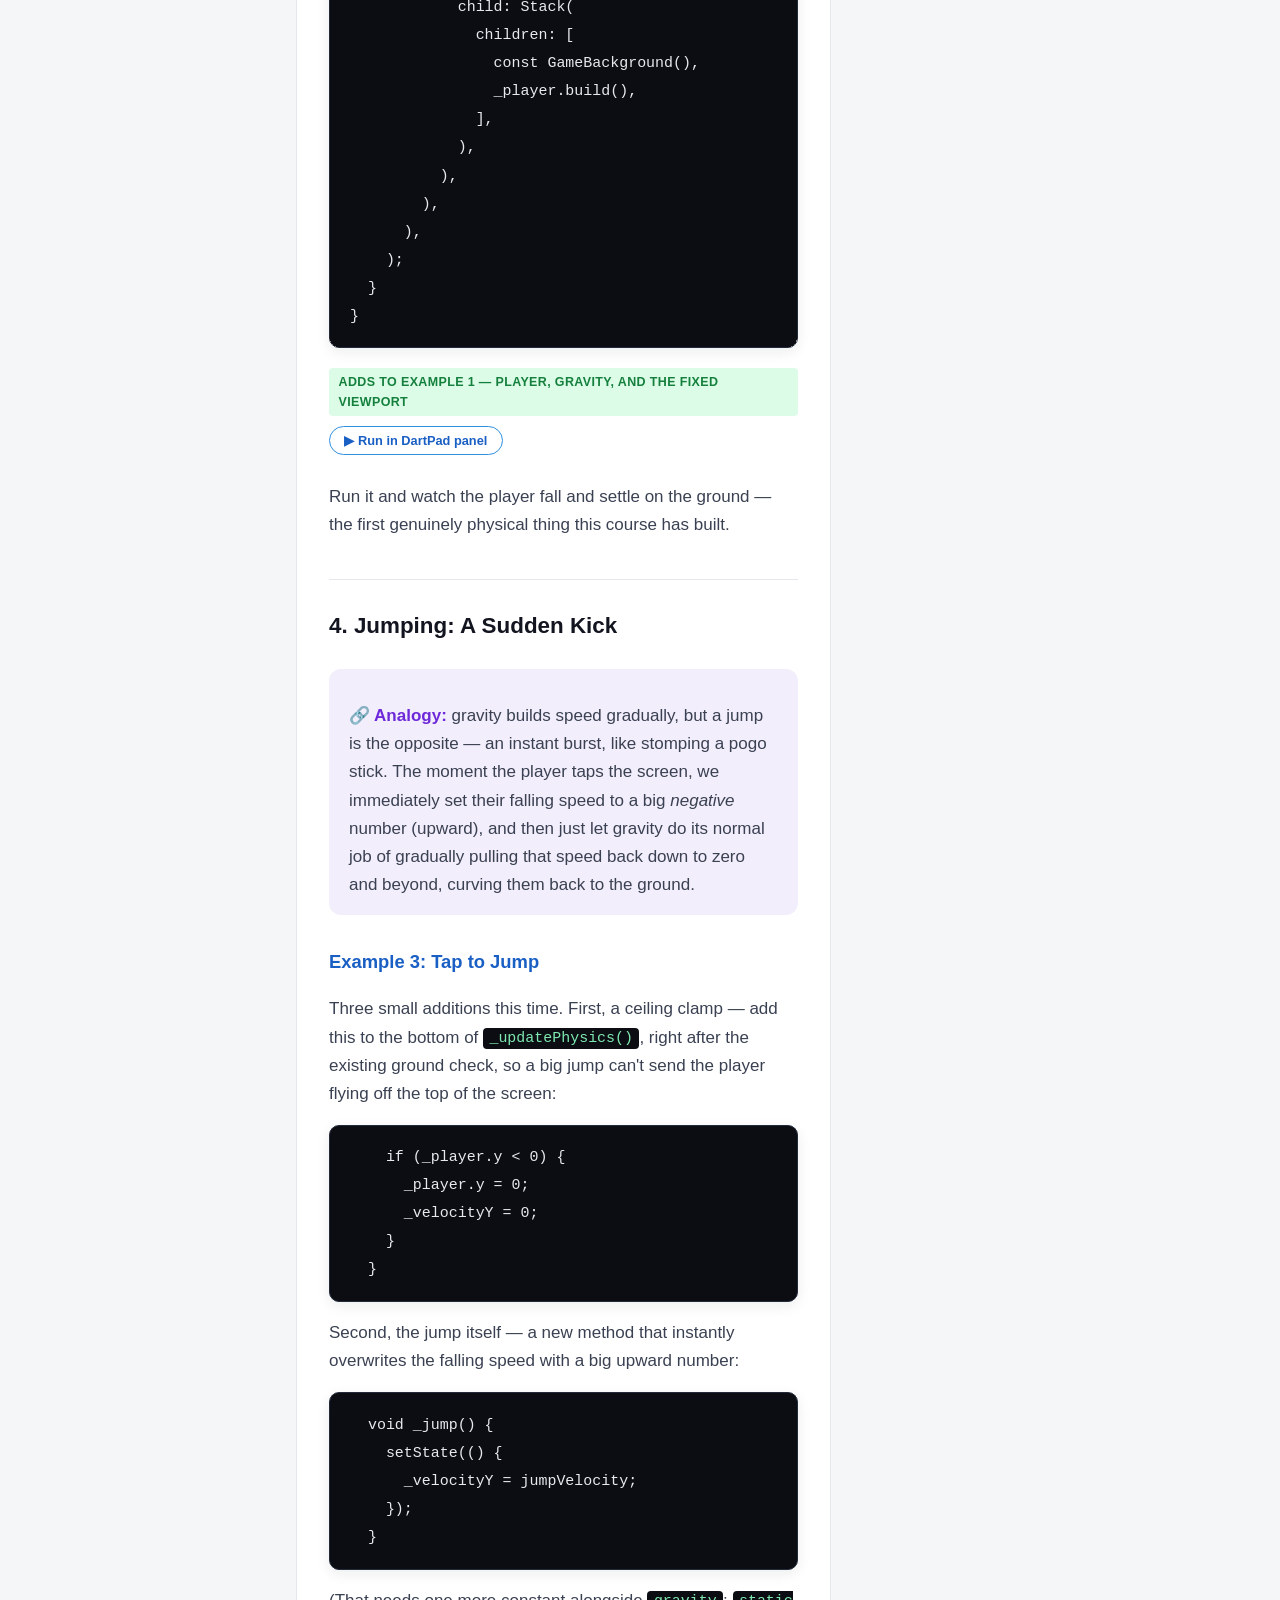
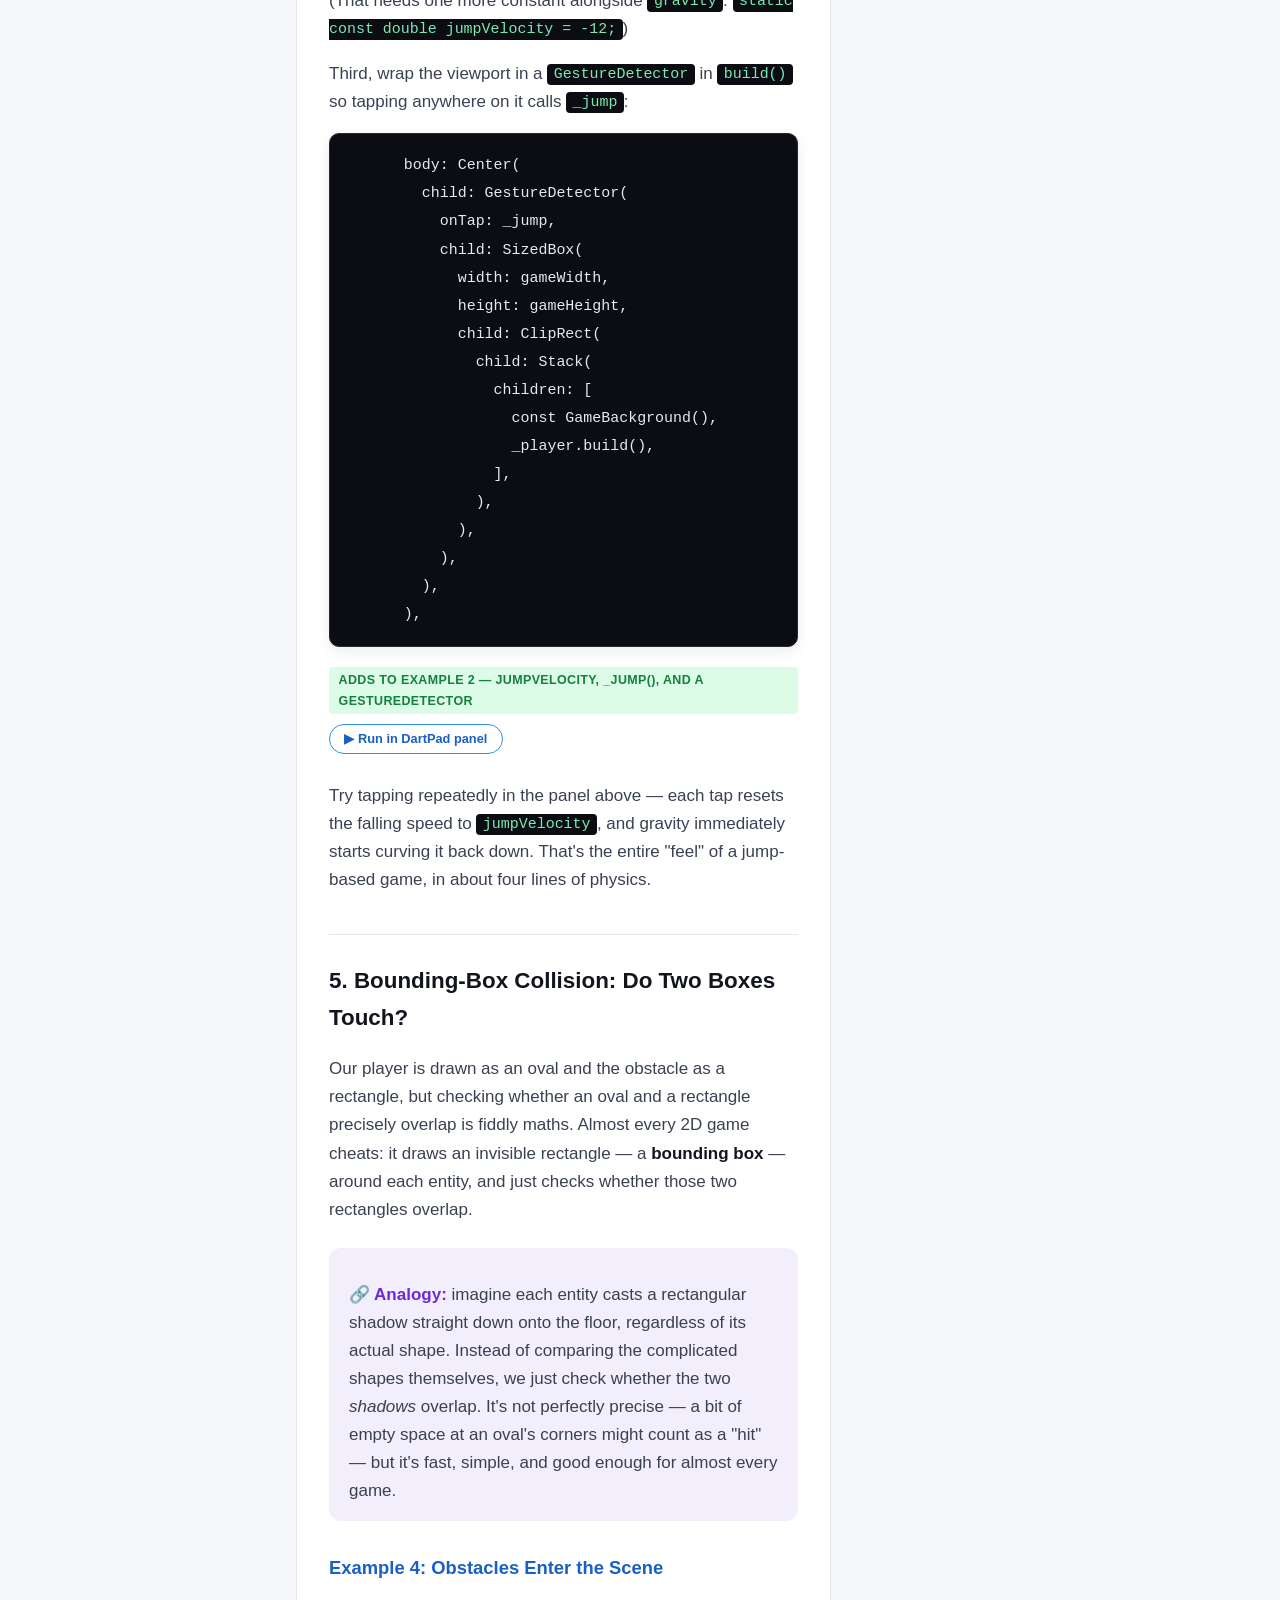
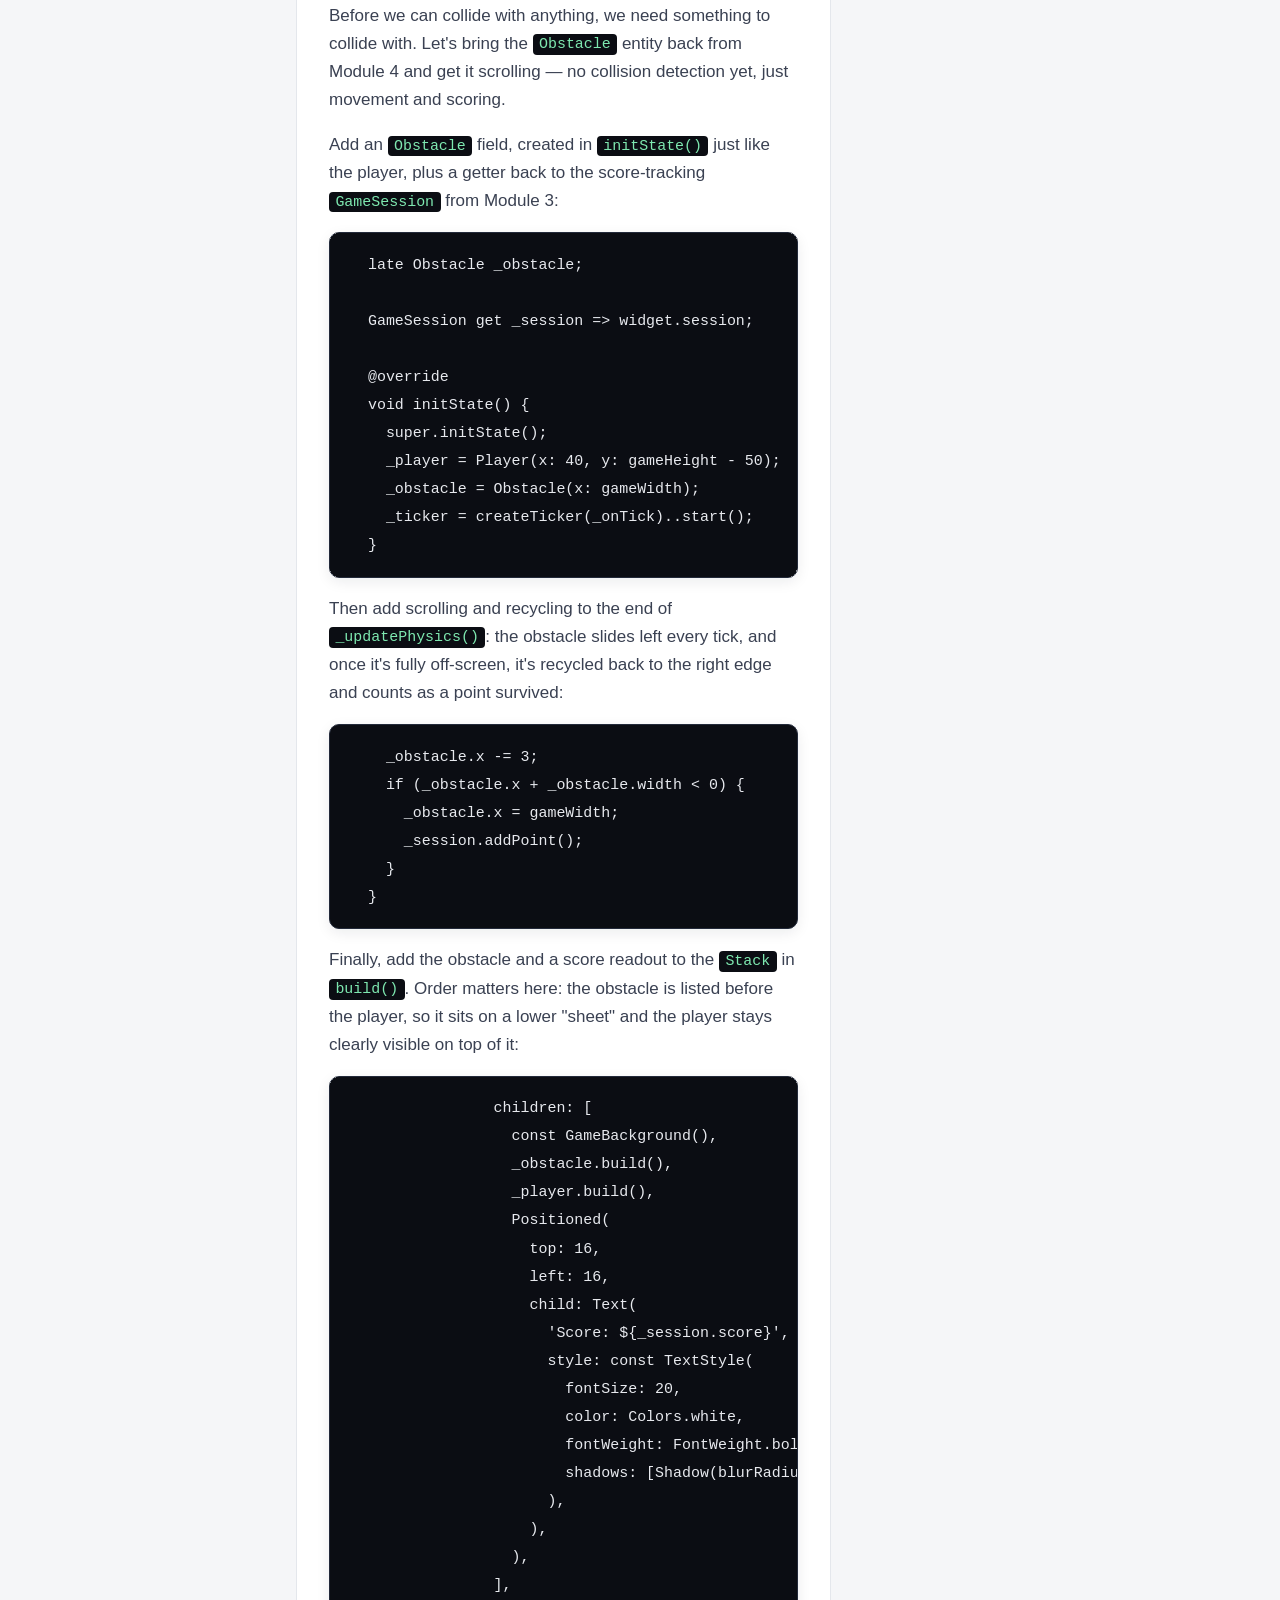
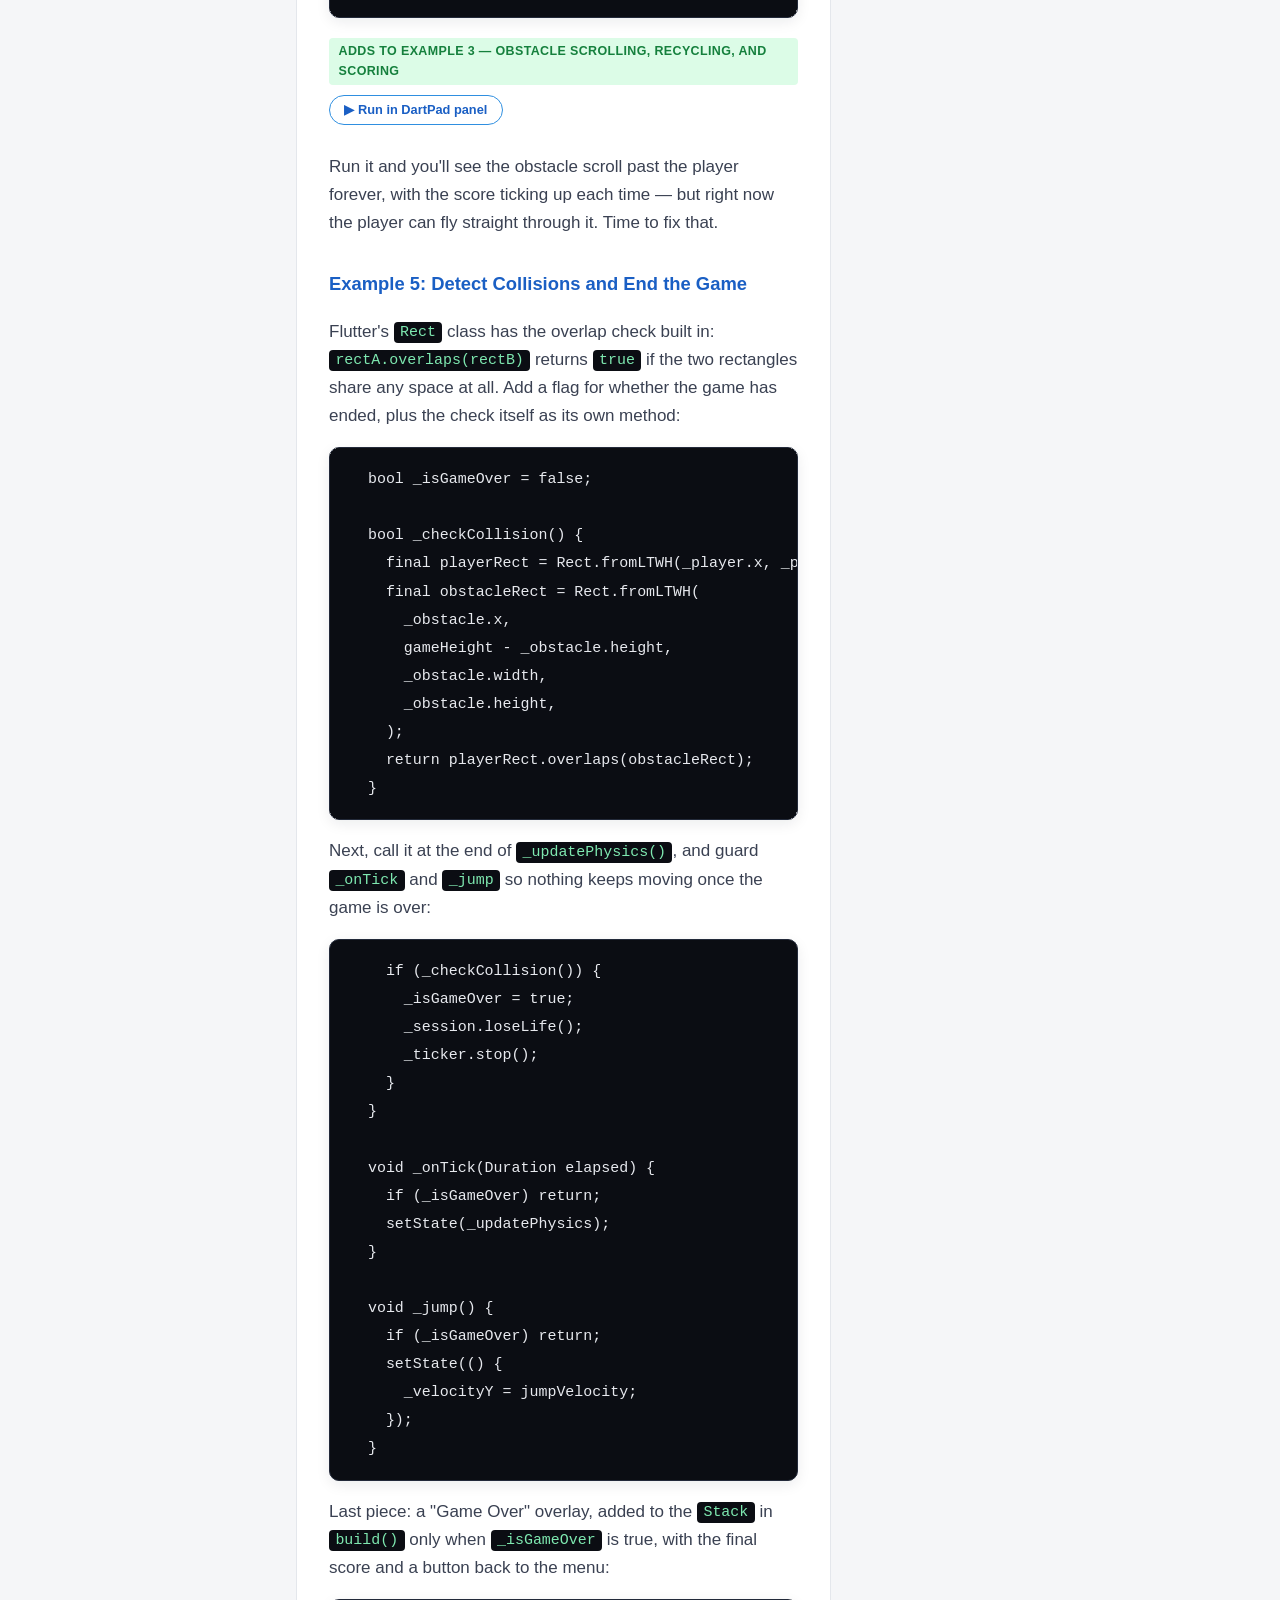
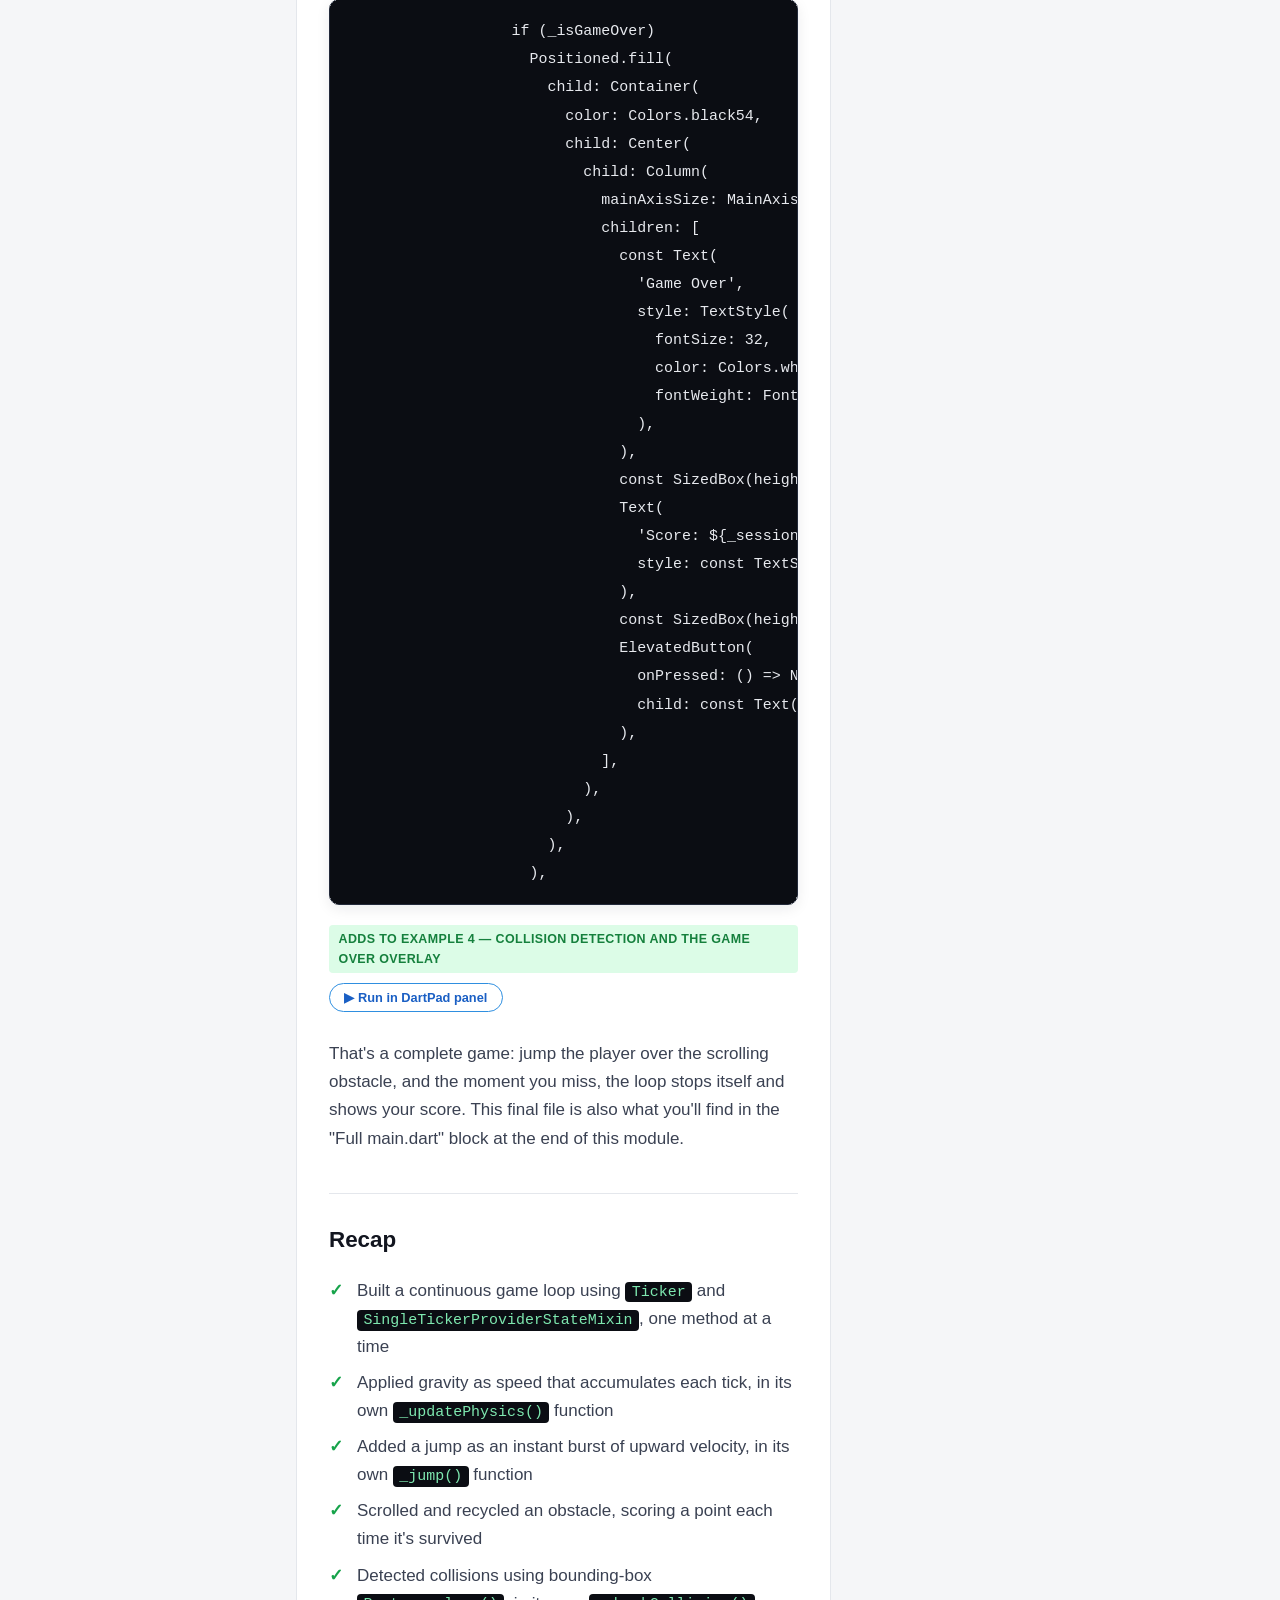
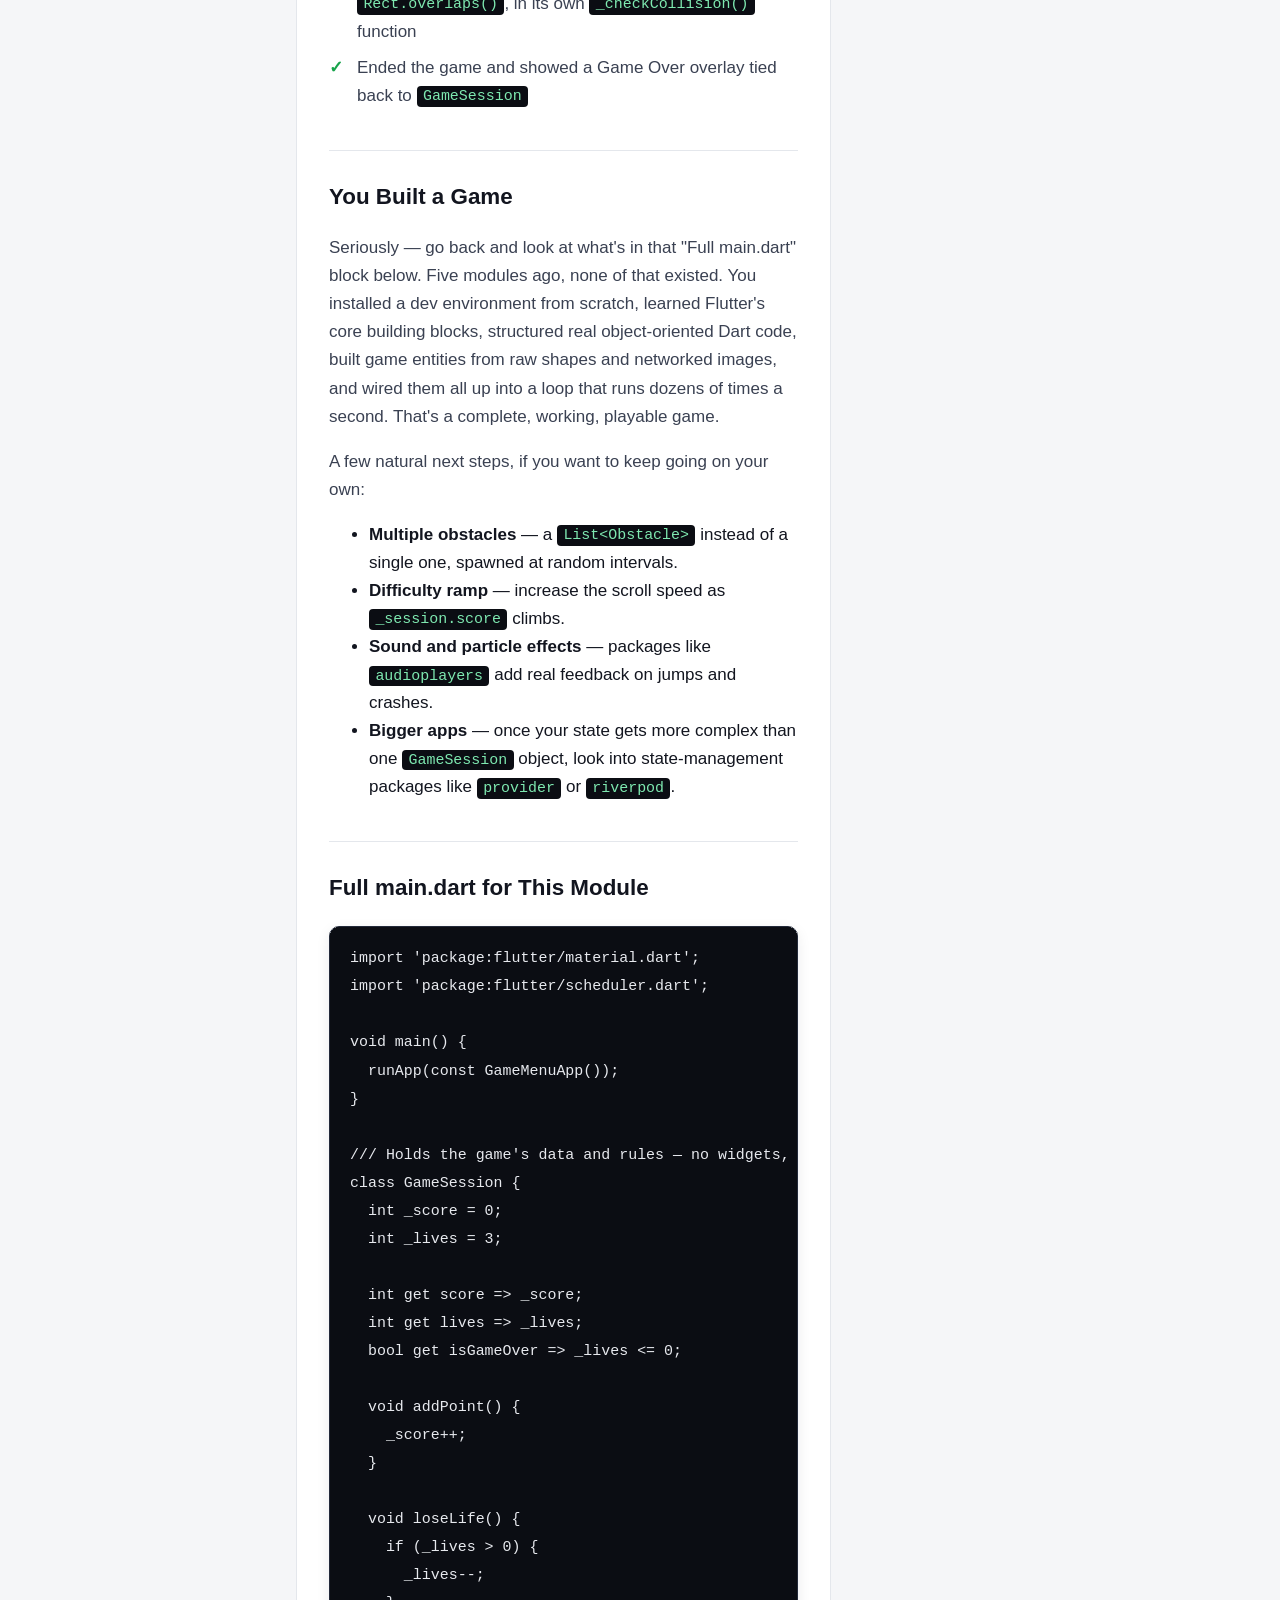
<file: modules/module-5.html>
<!DOCTYPE html>
<html lang="en">
<head>
  <meta charset="UTF-8" />
  <meta name="viewport" content="width=device-width, initial-scale=1.0" />
  <title>Module 5: The Game Loop — Flutter Game Tutorial</title>
  <link rel="stylesheet" href="../assets/css/style.css" />
</head>
<body data-root="../" data-lesson="module-5">
  <div class="app">
    <header class="app-header" id="app-header-root"></header>
    <div class="app-body">
      <aside class="sidebar" id="sidebar-root"></aside>
      <main class="content">
        <div class="lesson-header-row">
          <div>
            <span class="module-badge">MODULE 5 OF 5</span>
            <h1>The Game Loop</h1>
          </div>
          <div class="lesson-tabs">
            <button class="tab-btn active" id="tab-lesson" type="button">Lesson</button>
            <button class="tab-btn" id="tab-maindart" type="button">main.dart</button>
          </div>
        </div>

        <div class="content-split">
          <article class="lesson-pane">
            <p>
              Everything on screen right now is frozen — a nice picture, but not a game. This final
              module fixes that. We're going to build the loop up one small piece at a time: first
              just prove it's ticking, then add gravity, then a jump, then an obstacle, then a way to
              lose. Five small steps, each adding exactly one new idea to the class before it.
            </p>

            <h2>1. The Flipbook, For Real This Time</h2>
            <p>
              Back in Module 2 we mentioned that a game is really just <code>setState()</code> being
              called over and over, automatically, many times a second. That's the whole secret. A
              "game loop" is just something that keeps calling a function on a timer, forever, and each
              call nudges every entity's position a tiny bit before redrawing.
            </p>

            <div class="callout analogy">
              <p>
                <strong>Analogy:</strong> a flipbook only looks like it's moving because you flip through
                dozens of nearly-identical drawings really fast. Nothing on any single page moves — your
                eye just can't tell the difference between "the ball moved" and "a new picture with the
                ball slightly further along" flashed past you fast enough. A game loop does exactly that,
                automatically, roughly 60 times every second.
              </p>
            </div>

            <h2>2. AnimationController vs. Ticker</h2>
            <p>
              You may have seen <code>AnimationController</code> used elsewhere in Flutter — it's great
              for a single animation with a clear start and end, like a button fading in over 300
              milliseconds. But a game doesn't have an end (until you crash). We need something that
              just keeps firing, indefinitely, with no built-in duration.
            </p>

            <div class="callout analogy">
              <p>
                <strong>Analogy:</strong> think of <code>Ticker</code> as a heartbeat, and
                <code>AnimationController</code> as a stopwatch built on top of that heartbeat.
                <code>AnimationController</code> uses the heartbeat to count from 0% to 100% of a fixed
                animation and then stops. We don't want that — we just want the raw heartbeat itself,
                firing forever, so we can decide what to do with each beat ourselves.
              </p>
            </div>

            <p>
              To get a raw <code>Ticker</code>, a <code>State</code> class mixes in
              <code>SingleTickerProviderStateMixin</code> and calls <code>createTicker()</code>, passing
              a function that gets called on every single frame. <code>Ticker</code> itself lives in
              <code>package:flutter/scheduler.dart</code> — that's a separate import from
              <code>material.dart</code>, so every snippet from here on adds it at the top.
            </p>

            <h3>Example 1: The Ticker Heartbeat</h3>
            <p>
              Let's build the smallest possible version first: nothing about gravity or players yet,
              just proof that the loop is alive. We'll convert <code>GameScreen</code> from a
              <code>StatelessWidget</code> into a <code>StatefulWidget</code>, and have it count how
              long it's been running.
            </p>
            <p>
              First, the widget shell — this is the same conversion pattern from Module 2, just with an
              empty <code>State</code> class for now:
            </p>
            <pre><code>class GameScreen extends StatefulWidget {
  final GameSession session;

  const GameScreen({super.key, required this.session});

  @override
  State<GameScreen> createState() => _GameScreenState();
}</code></pre>

            <p>
              Now add the ticker itself. <code>createTicker()</code> needs a callback — <code>_onTick</code>
              — that Flutter will call on every frame, passing how much time has elapsed since the ticker
              started:
            </p>
            <pre><code>class _GameScreenState extends State<GameScreen>
    with SingleTickerProviderStateMixin {
  late final Ticker _ticker;
  Duration _elapsed = Duration.zero;

  @override
  void initState() {
    super.initState();
    _ticker = createTicker(_onTick)..start();
  }

  @override
  void dispose() {
    _ticker.dispose();
    super.dispose();
  }

  void _onTick(Duration elapsed) {
    setState(() {
      _elapsed = elapsed;
    });
  }
</code></pre>
            <p>
              <code>initState()</code> runs once, when the screen first appears — that's where we create
              and start the ticker. <code>dispose()</code> runs once, when the screen closes — forgetting
              to call <code>_ticker.dispose()</code> there would leave the loop running forever in the
              background, even after the player's left the screen.
            </p>

            <p>
              Finally, close the class with a <code>build()</code> that shows the elapsed time — proof,
              on screen, that <code>_onTick</code> really is firing:
            </p>
            <pre><code>  @override
  Widget build(BuildContext context) {
    return Scaffold(
      appBar: AppBar(title: const Text('Game')),
      body: Center(
        child: Text(
          'Running for ${_elapsed.inSeconds}s',
          style: const TextStyle(fontSize: 28),
        ),
      ),
    );
  }
}</code></pre>

            <div class="example-block">
              <div class="example-toolbar">
                <span class="file-note replace">Replaces GameScreen from Module 4</span>
                <button
                  class="run-in-panel-btn"
                  type="button"
                  data-gh-path="snippets/module-5-example-1.dart"
                  data-label="Module 5 Example 1: The Ticker Heartbeat"
                >&#9654; Run in DartPad panel</button>
              </div>
            </div>

            <p>
              Hit Run in the panel and watch the counter climb on its own — nothing is tapping or
              clicking anything. That's the entire heartbeat, with zero game logic attached yet.
            </p>

            <h2>3. Gravity: Speed That Builds Up</h2>
            <div class="callout analogy">
              <p>
                <strong>Analogy:</strong> picture a snowball rolling down a hill. It doesn't instantly hit
                top speed — every second it rolls, it picks up a bit more speed than it had the second
                before. Gravity in our game works the same way: every tick, we add a small amount to the
                player's <strong>falling speed</strong>, and then move the player down by however fast
                they're currently falling. The longer they fall, the faster they fall.
              </p>
            </div>

            <h3>Example 2: Player + Gravity</h3>
            <p>
              Now let's put that heartbeat to work. We'll bring back the <code>Player</code> entity from
              Module 4, swap the elapsed-time counter for a fixed <code>360×520</code> game viewport (so
              we have known dimensions to do physics maths against), and write the function that actually
              moves the player: <code>_updatePhysics()</code>.
            </p>
            <p>
              First, new fields for the viewport size, the gravity constant, and the player — created in
              <code>initState()</code> alongside the ticker:
            </p>
            <pre><code>class _GameScreenState extends State<GameScreen>
    with SingleTickerProviderStateMixin {
  static const double gameWidth = 360;
  static const double gameHeight = 520;
  static const double gravity = 0.6;

  late final Ticker _ticker;
  late Player _player;
  double _velocityY = 0;

  @override
  void initState() {
    super.initState();
    _player = Player(x: 40, y: 0);
    _ticker = createTicker(_onTick)..start();
  }

  // dispose() is unchanged from Example 1.</code></pre>

            <p>
              Next, replace the old <code>_onTick</code> body. Instead of updating a counter, it now
              hands off to a new method, <code>_updatePhysics()</code> — separating "a tick happened"
              from "what a tick actually does" is good practice once that logic grows past one line:
            </p>
            <pre><code>  void _onTick(Duration elapsed) {
    setState(_updatePhysics);
  }

  void _updatePhysics() {
    _velocityY += gravity;
    _player.y += _velocityY;

    final groundY = gameHeight - _player.size;
    if (_player.y > groundY) {
      _player.y = groundY;
      _velocityY = 0;
    }
  }</code></pre>
            <p>
              That's the whole snowball idea in four lines: <code>_velocityY</code> grows by
              <code>gravity</code> every tick, the player moves down by however fast they're currently
              falling, and once they'd go past the ground, we snap them back to <code>groundY</code> and
              zero out the speed so they come to rest instead of sinking through the floor.
            </p>

            <p>
              Last, update <code>build()</code> to show the fixed-size viewport with the player and
              background inside it, instead of the elapsed-time text:
            </p>
            <pre><code>  @override
  Widget build(BuildContext context) {
    return Scaffold(
      appBar: AppBar(title: const Text('Game')),
      body: Center(
        child: SizedBox(
          width: gameWidth,
          height: gameHeight,
          child: ClipRect(
            child: Stack(
              children: [
                const GameBackground(),
                _player.build(),
              ],
            ),
          ),
        ),
      ),
    );
  }
}</code></pre>

            <div class="example-block">
              <div class="example-toolbar">
                <span class="file-note new">Adds to Example 1 — Player, gravity, and the fixed viewport</span>
                <button
                  class="run-in-panel-btn"
                  type="button"
                  data-gh-path="snippets/module-5-example-2.dart"
                  data-label="Module 5 Example 2: Player + Gravity"
                >&#9654; Run in DartPad panel</button>
              </div>
            </div>

            <p>
              Run it and watch the player fall and settle on the ground — the first genuinely physical
              thing this course has built.
            </p>

            <h2>4. Jumping: A Sudden Kick</h2>
            <div class="callout analogy">
              <p>
                <strong>Analogy:</strong> gravity builds speed gradually, but a jump is the opposite — an
                instant burst, like stomping a pogo stick. The moment the player taps the screen, we
                immediately set their falling speed to a big <em>negative</em> number (upward), and then
                just let gravity do its normal job of gradually pulling that speed back down to zero and
                beyond, curving them back to the ground.
              </p>
            </div>

            <h3>Example 3: Tap to Jump</h3>
            <p>
              Three small additions this time. First, a ceiling clamp — add this to the bottom of
              <code>_updatePhysics()</code>, right after the existing ground check, so a big jump can't
              send the player flying off the top of the screen:
            </p>
            <pre><code>    if (_player.y < 0) {
      _player.y = 0;
      _velocityY = 0;
    }
  }</code></pre>

            <p>
              Second, the jump itself — a new method that instantly overwrites the falling speed with a
              big upward number:
            </p>
            <pre><code>  void _jump() {
    setState(() {
      _velocityY = jumpVelocity;
    });
  }</code></pre>
            <p>
              (That needs one more constant alongside <code>gravity</code>: <code>static const double
              jumpVelocity = -12;</code>)
            </p>

            <p>
              Third, wrap the viewport in a <code>GestureDetector</code> in <code>build()</code> so
              tapping anywhere on it calls <code>_jump</code>:
            </p>
            <pre><code>      body: Center(
        child: GestureDetector(
          onTap: _jump,
          child: SizedBox(
            width: gameWidth,
            height: gameHeight,
            child: ClipRect(
              child: Stack(
                children: [
                  const GameBackground(),
                  _player.build(),
                ],
              ),
            ),
          ),
        ),
      ),</code></pre>

            <div class="example-block">
              <div class="example-toolbar">
                <span class="file-note new">Adds to Example 2 — jumpVelocity, _jump(), and a GestureDetector</span>
                <button
                  class="run-in-panel-btn"
                  type="button"
                  data-gh-path="snippets/module-5-example-3.dart"
                  data-label="Module 5 Example 3: Tap to Jump"
                >&#9654; Run in DartPad panel</button>
              </div>
            </div>

            <p>
              Try tapping repeatedly in the panel above — each tap resets the falling speed to
              <code>jumpVelocity</code>, and gravity immediately starts curving it back down. That's the
              entire "feel" of a jump-based game, in about four lines of physics.
            </p>

            <h2>5. Bounding-Box Collision: Do Two Boxes Touch?</h2>
            <p>
              Our player is drawn as an oval and the obstacle as a rectangle, but checking whether an
              oval and a rectangle precisely overlap is fiddly maths. Almost every 2D game cheats: it
              draws an invisible rectangle — a <strong>bounding box</strong> — around each entity, and
              just checks whether those two rectangles overlap.
            </p>

            <div class="callout analogy">
              <p>
                <strong>Analogy:</strong> imagine each entity casts a rectangular shadow straight down
                onto the floor, regardless of its actual shape. Instead of comparing the complicated
                shapes themselves, we just check whether the two <em>shadows</em> overlap. It's not
                perfectly precise — a bit of empty space at an oval's corners might count as a "hit" —
                but it's fast, simple, and good enough for almost every game.
              </p>
            </div>

            <h3>Example 4: Obstacles Enter the Scene</h3>
            <p>
              Before we can collide with anything, we need something to collide with. Let's bring the
              <code>Obstacle</code> entity back from Module 4 and get it scrolling — no collision
              detection yet, just movement and scoring.
            </p>
            <p>
              Add an <code>Obstacle</code> field, created in <code>initState()</code> just like the
              player, plus a getter back to the score-tracking <code>GameSession</code> from Module 3:
            </p>
            <pre><code>  late Obstacle _obstacle;

  GameSession get _session => widget.session;

  @override
  void initState() {
    super.initState();
    _player = Player(x: 40, y: gameHeight - 50);
    _obstacle = Obstacle(x: gameWidth);
    _ticker = createTicker(_onTick)..start();
  }</code></pre>

            <p>
              Then add scrolling and recycling to the end of <code>_updatePhysics()</code>: the obstacle
              slides left every tick, and once it's fully off-screen, it's recycled back to the right
              edge and counts as a point survived:
            </p>
            <pre><code>    _obstacle.x -= 3;
    if (_obstacle.x + _obstacle.width < 0) {
      _obstacle.x = gameWidth;
      _session.addPoint();
    }
  }</code></pre>

            <p>
              Finally, add the obstacle and a score readout to the <code>Stack</code> in
              <code>build()</code>. Order matters here: the obstacle is listed before the player, so it
              sits on a lower "sheet" and the player stays clearly visible on top of it:
            </p>
            <pre><code>                children: [
                  const GameBackground(),
                  _obstacle.build(),
                  _player.build(),
                  Positioned(
                    top: 16,
                    left: 16,
                    child: Text(
                      'Score: ${_session.score}',
                      style: const TextStyle(
                        fontSize: 20,
                        color: Colors.white,
                        fontWeight: FontWeight.bold,
                        shadows: [Shadow(blurRadius: 4, color: Colors.black)],
                      ),
                    ),
                  ),
                ],</code></pre>

            <div class="example-block">
              <div class="example-toolbar">
                <span class="file-note new">Adds to Example 3 — Obstacle scrolling, recycling, and scoring</span>
                <button
                  class="run-in-panel-btn"
                  type="button"
                  data-gh-path="snippets/module-5-example-4.dart"
                  data-label="Module 5 Example 4: Obstacles Enter the Scene"
                >&#9654; Run in DartPad panel</button>
              </div>
            </div>

            <p>
              Run it and you'll see the obstacle scroll past the player forever, with the score ticking
              up each time — but right now the player can fly straight through it. Time to fix that.
            </p>

            <h3>Example 5: Detect Collisions and End the Game</h3>
            <p>
              Flutter's <code>Rect</code> class has the overlap check built in:
              <code>rectA.overlaps(rectB)</code> returns <code>true</code> if the two rectangles share
              any space at all. Add a flag for whether the game has ended, plus the check itself as its
              own method:
            </p>
            <pre><code>  bool _isGameOver = false;

  bool _checkCollision() {
    final playerRect = Rect.fromLTWH(_player.x, _player.y, _player.size, _player.size);
    final obstacleRect = Rect.fromLTWH(
      _obstacle.x,
      gameHeight - _obstacle.height,
      _obstacle.width,
      _obstacle.height,
    );
    return playerRect.overlaps(obstacleRect);
  }</code></pre>

            <p>
              Next, call it at the end of <code>_updatePhysics()</code>, and guard <code>_onTick</code>
              and <code>_jump</code> so nothing keeps moving once the game is over:
            </p>
            <pre><code>    if (_checkCollision()) {
      _isGameOver = true;
      _session.loseLife();
      _ticker.stop();
    }
  }

  void _onTick(Duration elapsed) {
    if (_isGameOver) return;
    setState(_updatePhysics);
  }

  void _jump() {
    if (_isGameOver) return;
    setState(() {
      _velocityY = jumpVelocity;
    });
  }</code></pre>

            <p>
              Last piece: a "Game Over" overlay, added to the <code>Stack</code> in <code>build()</code>
              only when <code>_isGameOver</code> is true, with the final score and a button back to the
              menu:
            </p>
            <pre><code>                  if (_isGameOver)
                    Positioned.fill(
                      child: Container(
                        color: Colors.black54,
                        child: Center(
                          child: Column(
                            mainAxisSize: MainAxisSize.min,
                            children: [
                              const Text(
                                'Game Over',
                                style: TextStyle(
                                  fontSize: 32,
                                  color: Colors.white,
                                  fontWeight: FontWeight.bold,
                                ),
                              ),
                              const SizedBox(height: 8),
                              Text(
                                'Score: ${_session.score}',
                                style: const TextStyle(fontSize: 20, color: Colors.white),
                              ),
                              const SizedBox(height: 24),
                              ElevatedButton(
                                onPressed: () => Navigator.pop(context),
                                child: const Text('Back to Menu'),
                              ),
                            ],
                          ),
                        ),
                      ),
                    ),</code></pre>

            <div class="example-block">
              <div class="example-toolbar">
                <span class="file-note new">Adds to Example 4 — collision detection and the Game Over overlay</span>
                <button
                  class="run-in-panel-btn"
                  type="button"
                  data-gh-path="snippets/module-5-example-5.dart"
                  data-label="Module 5 Example 5: Collision and Game Over"
                >&#9654; Run in DartPad panel</button>
              </div>
            </div>

            <p>
              That's a complete game: jump the player over the scrolling obstacle, and the moment you
              miss, the loop stops itself and shows your score. This final file is also what you'll find
              in the "Full main.dart" block at the end of this module.
            </p>

            <h2>Recap</h2>
            <ul class="checklist">
              <li>Built a continuous game loop using <code>Ticker</code> and <code>SingleTickerProviderStateMixin</code>, one method at a time</li>
              <li>Applied gravity as speed that accumulates each tick, in its own <code>_updatePhysics()</code> function</li>
              <li>Added a jump as an instant burst of upward velocity, in its own <code>_jump()</code> function</li>
              <li>Scrolled and recycled an obstacle, scoring a point each time it's survived</li>
              <li>Detected collisions using bounding-box <code>Rect.overlaps()</code>, in its own <code>_checkCollision()</code> function</li>
              <li>Ended the game and showed a Game Over overlay tied back to <code>GameSession</code></li>
            </ul>

            <h2>You Built a Game</h2>
            <p>
              Seriously — go back and look at what's in that "Full main.dart" block below. Five modules
              ago, none of that existed. You installed a dev environment from scratch, learned Flutter's
              core building blocks, structured real object-oriented Dart code, built game entities from
              raw shapes and networked images, and wired them all up into a loop that runs dozens of
              times a second. That's a complete, working, playable game.
            </p>
            <p>
              A few natural next steps, if you want to keep going on your own:
            </p>
            <ul>
              <li><strong>Multiple obstacles</strong> — a <code>List&lt;Obstacle&gt;</code> instead of a single one, spawned at random intervals.</li>
              <li><strong>Difficulty ramp</strong> — increase the scroll speed as <code>_session.score</code> climbs.</li>
              <li><strong>Sound and particle effects</strong> — packages like <code>audioplayers</code> add real feedback on jumps and crashes.</li>
              <li><strong>Bigger apps</strong> — once your state gets more complex than one <code>GameSession</code> object, look into state-management packages like <code>provider</code> or <code>riverpod</code>.</li>
            </ul>

            <h2 id="full-main-dart">Full main.dart for This Module</h2>
            <pre><code>import 'package:flutter/material.dart';
import 'package:flutter/scheduler.dart';

void main() {
  runApp(const GameMenuApp());
}

/// Holds the game's data and rules — no widgets, no UI, just logic.
class GameSession {
  int _score = 0;
  int _lives = 3;

  int get score => _score;
  int get lives => _lives;
  bool get isGameOver => _lives <= 0;

  void addPoint() {
    _score++;
  }

  void loseLife() {
    if (_lives > 0) {
      _lives--;
    }
  }
}

class GameMenuApp extends StatelessWidget {
  const GameMenuApp({super.key});

  @override
  Widget build(BuildContext context) {
    return MaterialApp(
      title: 'Game Menu',
      theme: ThemeData(useMaterial3: true, primarySwatch: Colors.indigo),
      home: const MenuScreen(),
    );
  }
}

class MenuScreen extends StatefulWidget {
  const MenuScreen({super.key});

  @override
  State<MenuScreen> createState() => _MenuScreenState();
}

class _MenuScreenState extends State<MenuScreen> {
  final GameSession _session = GameSession();

  void _addPoint() {
    setState(() {
      _session.addPoint();
    });
  }

  void _openGameScreen() {
    Navigator.push(
      context,
      MaterialPageRoute(builder: (context) => GameScreen(session: _session)),
    );
  }

  @override
  Widget build(BuildContext context) {
    return Scaffold(
      appBar: AppBar(title: const Text('Sky Runner')),
      body: Padding(
        padding: const EdgeInsets.all(24.0),
        child: Column(
          mainAxisAlignment: MainAxisAlignment.center,
          crossAxisAlignment: CrossAxisAlignment.center,
          children: [
            const Text(
              'Welcome, Player!',
              style: TextStyle(fontSize: 28, fontWeight: FontWeight.bold),
            ),
            const SizedBox(height: 24),
            Container(
              padding: const EdgeInsets.symmetric(horizontal: 20, vertical: 12),
              decoration: BoxDecoration(
                color: Colors.indigo.shade50,
                borderRadius: BorderRadius.circular(12),
              ),
              child: Row(
                mainAxisSize: MainAxisSize.min,
                children: [
                  const Icon(Icons.favorite, color: Colors.red),
                  const SizedBox(width: 8),
                  Text('Lives: ${_session.lives}', style: const TextStyle(fontSize: 18)),
                  const SizedBox(width: 24),
                  const Icon(Icons.star, color: Colors.amber),
                  const SizedBox(width: 8),
                  Text('Score: ${_session.score}', style: const TextStyle(fontSize: 18)),
                ],
              ),
            ),
            const SizedBox(height: 32),
            ElevatedButton(
              onPressed: _addPoint,
              child: const Text('Tap to score a point!'),
            ),
            const SizedBox(height: 16),
            OutlinedButton(
              onPressed: _openGameScreen,
              child: const Text('Play'),
            ),
          ],
        ),
      ),
    );
  }
}

class GameScreen extends StatefulWidget {
  final GameSession session;

  const GameScreen({super.key, required this.session});

  @override
  State<GameScreen> createState() => _GameScreenState();
}

class _GameScreenState extends State<GameScreen>
    with SingleTickerProviderStateMixin {
  static const double gameWidth = 360;
  static const double gameHeight = 520;
  static const double gravity = 0.6;
  static const double jumpVelocity = -12;

  late final Ticker _ticker;
  late Player _player;
  late Obstacle _obstacle;
  double _velocityY = 0;
  bool _isGameOver = false;

  GameSession get _session => widget.session;

  @override
  void initState() {
    super.initState();
    _player = Player(x: 40, y: gameHeight - 50);
    _obstacle = Obstacle(x: gameWidth);
    _ticker = createTicker(_onTick)..start();
  }

  @override
  void dispose() {
    _ticker.dispose();
    super.dispose();
  }

  void _onTick(Duration elapsed) {
    if (_isGameOver) return;
    setState(_updatePhysics);
  }

  void _updatePhysics() {
    _velocityY += gravity;
    _player.y += _velocityY;

    final groundY = gameHeight - _player.size;
    if (_player.y > groundY) {
      _player.y = groundY;
      _velocityY = 0;
    }
    if (_player.y < 0) {
      _player.y = 0;
      _velocityY = 0;
    }

    _obstacle.x -= 3;
    if (_obstacle.x + _obstacle.width < 0) {
      _obstacle.x = gameWidth;
      _session.addPoint();
    }

    if (_checkCollision()) {
      _isGameOver = true;
      _session.loseLife();
      _ticker.stop();
    }
  }

  bool _checkCollision() {
    final playerRect = Rect.fromLTWH(_player.x, _player.y, _player.size, _player.size);
    final obstacleRect = Rect.fromLTWH(
      _obstacle.x,
      gameHeight - _obstacle.height,
      _obstacle.width,
      _obstacle.height,
    );
    return playerRect.overlaps(obstacleRect);
  }

  void _jump() {
    if (_isGameOver) return;
    setState(() {
      _velocityY = jumpVelocity;
    });
  }

  @override
  Widget build(BuildContext context) {
    return Scaffold(
      appBar: AppBar(title: const Text('Game')),
      body: Center(
        child: GestureDetector(
          onTap: _jump,
          child: SizedBox(
            width: gameWidth,
            height: gameHeight,
            child: ClipRect(
              child: Stack(
                children: [
                  const GameBackground(),
                  _obstacle.build(),
                  _player.build(),
                  Positioned(
                    top: 16,
                    left: 16,
                    child: Text(
                      'Score: ${_session.score}',
                      style: const TextStyle(
                        fontSize: 20,
                        color: Colors.white,
                        fontWeight: FontWeight.bold,
                        shadows: [Shadow(blurRadius: 4, color: Colors.black)],
                      ),
                    ),
                  ),
                  if (_isGameOver)
                    Positioned.fill(
                      child: Container(
                        color: Colors.black54,
                        child: Center(
                          child: Column(
                            mainAxisSize: MainAxisSize.min,
                            children: [
                              const Text(
                                'Game Over',
                                style: TextStyle(
                                  fontSize: 32,
                                  color: Colors.white,
                                  fontWeight: FontWeight.bold,
                                ),
                              ),
                              const SizedBox(height: 8),
                              Text(
                                'Score: ${_session.score}',
                                style: const TextStyle(fontSize: 20, color: Colors.white),
                              ),
                              const SizedBox(height: 24),
                              ElevatedButton(
                                onPressed: () => Navigator.pop(context),
                                child: const Text('Back to Menu'),
                              ),
                            ],
                          ),
                        ),
                      ),
                    ),
                ],
              ),
            ),
          ),
        ),
      ),
    );
  }
}

/// The player character — an entity with a position and a way to draw itself.
class Player {
  double x;
  double y;
  final double size;

  Player({required this.x, required this.y, this.size = 50});

  Widget build() {
    return Positioned(
      left: x,
      top: y,
      child: CustomPaint(
        size: Size(size, size),
        painter: _PlayerPainter(),
      ),
    );
  }
}

class _PlayerPainter extends CustomPainter {
  @override
  void paint(Canvas canvas, Size size) {
    final body = Paint()..color = Colors.orange;
    canvas.drawOval(Rect.fromLTWH(0, 0, size.width, size.height), body);

    final eye = Paint()..color = Colors.black;
    canvas.drawCircle(Offset(size.width * 0.68, size.height * 0.35), 4, eye);
  }

  @override
  bool shouldRepaint(covariant CustomPainter oldDelegate) => false;
}

/// An obstacle the player has to avoid — same entity pattern as Player.
class Obstacle {
  double x;
  final double width;
  final double height;

  Obstacle({required this.x, this.width = 40, this.height = 140});

  Widget build() {
    return Positioned(
      left: x,
      bottom: 0,
      child: CustomPaint(
        size: Size(width, height),
        painter: _ObstaclePainter(),
      ),
    );
  }
}

class _ObstaclePainter extends CustomPainter {
  @override
  void paint(Canvas canvas, Size size) {
    final paint = Paint()..color = Colors.green.shade700;
    canvas.drawRect(Rect.fromLTWH(0, 0, size.width, size.height), paint);
  }

  @override
  bool shouldRepaint(covariant CustomPainter oldDelegate) => false;
}

/// The scrolling backdrop. DartPad can't read local asset files, so we load
/// artwork from a hosted URL instead.
class GameBackground extends StatelessWidget {
  const GameBackground({super.key});

  @override
  Widget build(BuildContext context) {
    return Positioned.fill(
      child: Image.network(
        'https://flutter.github.io/assets-for-api-docs/assets/widgets/owl.jpg',
        fit: BoxFit.cover,
      ),
    );
  }
}
</code></pre>

            <div class="lesson-footer-actions">
              <button class="btn btn-light" id="reload-example-btn" type="button">&#8635; Reload example</button>
              <a class="btn btn-light" id="open-in-dartpad-link" href="#" target="_blank" rel="noopener">Open in DartPad &#8599;</a>
            </div>
          </article>

          <aside class="dartpad-pane">
            <div class="dartpad-panel">
              <div class="dartpad-panel-header">
                <span class="dartpad-panel-title">DartPad — live from GitHub</span>
                <span class="dartpad-status"><span class="status-dot"></span>Ready</span>
              </div>
              <div class="dartpad-panel-label" id="dartpad-panel-label"></div>
              <iframe id="dartpad-iframe" title="Live DartPad" loading="lazy"></iframe>
            </div>
            <div class="panel-actions">
              <button class="btn btn-green btn-block" id="mark-complete-btn" type="button">Mark complete &#127881;</button>
            </div>
          </aside>
        </div>

        <nav class="module-nav">
          <a href="module-4.html">&larr; Module 4: Game Entities</a>
          <a href="../index.html">Back to Roadmap</a>
        </nav>
      </main>
    </div>
  </div>

  <script src="../assets/js/lessons-data.js"></script>
  <script src="../assets/js/progress.js"></script>
  <script src="../assets/js/shell.js"></script>
  <script src="../assets/js/dartpad-panel.js"></script>
  <script>
    document.getElementById('mark-complete-btn').addEventListener('click', function () {
      window.FlutterTutorial.progress.markComplete('module-5');
      window.location.href = '../index.html';
    });
  </script>
</body>
</html>
</file>
<file: assets/css/style.css>
/* Flutter Game Tutorial — app shell styles */

:root {
  --header-h: 76px;
  --sidebar-w: 264px;
  --dartpad-panel-h: 620px;

  --blue-600: #1a5fc4;
  --blue-500: #2f8fe0;
  --blue-400: #4da3ff;
  --blue-50: #eaf4ff;

  --navy-950: #0b0f18;
  --navy-900: #0f1520;
  --navy-850: #131b29;
  --navy-800: #18202e;
  --navy-border: #232c3d;

  --ink-900: #12151f;
  --ink-700: #3a4152;
  --ink-500: #6b7280;

  --green-600: #16a34a;
  --green-700: #15803d;
  --green-50: #dcfce7;

  --amber-500: #f5a623;
  --amber-700: #92400e;
  --amber-50: #fff8e1;

  --purple-500: #8b5cf6;
  --purple-700: #6d28d9;
  --purple-50: #f3eefc;

  --code-bg: #0b0d13;
  --code-border: #232a3a;

  --page-bg: #f5f6f8;
  --content-bg: #ffffff;
  --border-soft: #e4e7ec;
}

* {
  box-sizing: border-box;
}

html,
body {
  margin: 0;
}

body {
  background: var(--page-bg);
  color: var(--ink-900);
  font-family: -apple-system, "Segoe UI", Roboto, Helvetica, Arial, sans-serif;
  line-height: 1.65;
  font-size: 17px;
}

a {
  color: var(--blue-600);
}

.app {
  min-height: 100vh;
  display: flex;
  flex-direction: column;
}

/* ---------- Header ---------- */

.app-header {
  min-height: var(--header-h);
  background: linear-gradient(90deg, var(--blue-600), var(--blue-500));
  color: #fff;
  position: sticky;
  top: 0;
  z-index: 40;
  box-shadow: 0 1px 0 rgba(0, 0, 0, 0.08);
}

.app-header-inner {
  min-height: var(--header-h);
  max-width: 1400px;
  margin: 0 auto;
  padding: 0.6rem 1.5rem;
  display: flex;
  align-items: center;
  justify-content: space-between;
  gap: 1rem;
  flex-wrap: wrap;
  row-gap: 0.5rem;
}

.app-header-title {
  font-weight: 800;
  font-size: 1.25rem;
  letter-spacing: -0.01em;
}

.app-header-subtitle {
  font-size: 0.85rem;
  opacity: 0.9;
  margin-top: 0.1rem;
}

.app-header-repo {
  display: flex;
  align-items: center;
  gap: 0.5rem;
  color: #fff;
  text-decoration: none;
  background: rgba(255, 255, 255, 0.16);
  border: 1px solid rgba(255, 255, 255, 0.3);
  padding: 0.45rem 0.9rem;
  border-radius: 999px;
  font-size: 0.85rem;
  font-weight: 600;
  white-space: nowrap;
}

.app-header-repo:hover {
  background: rgba(255, 255, 255, 0.26);
}

/* ---------- Body layout ---------- */

.app-body {
  flex: 1;
  display: flex;
  align-items: flex-start;
}

/* ---------- Sidebar ---------- */

.sidebar {
  width: var(--sidebar-w);
  flex: 0 0 var(--sidebar-w);
  background: var(--navy-900);
  color: #c4cbdb;
  min-height: calc(100vh - var(--header-h));
  position: sticky;
  top: var(--header-h);
  padding: 1.5rem 1.1rem;
  border-right: 1px solid var(--navy-border);
}

.sidebar-heading {
  text-transform: uppercase;
  font-size: 0.75rem;
  font-weight: 800;
  letter-spacing: 0.08em;
  color: #7c8aa8;
  margin-bottom: 0.9rem;
}

.sidebar-progress {
  margin-bottom: 1.25rem;
}

.sidebar-progress-heading {
  font-size: 0.78rem;
  font-weight: 600;
  color: #8b93a7;
  margin-bottom: 0.4rem;
}

.sidebar-progress-track {
  height: 6px;
  border-radius: 999px;
  background: var(--navy-800);
  overflow: hidden;
}

.sidebar-progress-fill {
  height: 100%;
  background: linear-gradient(90deg, var(--blue-500), var(--green-600));
  border-radius: 999px;
  transition: width 0.3s ease;
}

.sidebar-progress-label {
  margin-top: 0.5rem;
  font-size: 0.78rem;
  color: #8b93a7;
}

.lesson-list {
  list-style: none;
  margin: 0 0 1.25rem;
  padding: 0;
}

.lesson-item {
  margin-bottom: 0.3rem;
  border-radius: 10px;
}

.lesson-item a,
.lesson-item-disabled {
  display: flex;
  align-items: center;
  gap: 0.6rem;
  padding: 0.55rem 0.6rem;
  border-radius: 10px;
  text-decoration: none;
  color: #c4cbdb;
  font-size: 0.92rem;
  font-weight: 600;
}

.lesson-item a:hover {
  background: var(--navy-800);
}

.lesson-item.current a {
  background: #16233a;
  color: #fff;
  box-shadow: inset 3px 0 0 var(--blue-400);
}

.lesson-item.complete a {
  color: #d6f5e3;
}

.lesson-item.locked .lesson-item-disabled {
  color: #55617a;
  cursor: not-allowed;
  opacity: 0.75;
}

.lesson-item.current .lesson-item-disabled {
  background: #16233a;
  color: #fff;
  opacity: 1;
  box-shadow: inset 3px 0 0 var(--blue-400);
}

.lesson-status {
  flex: 0 0 auto;
  width: 22px;
  height: 22px;
  border-radius: 999px;
  display: inline-flex;
  align-items: center;
  justify-content: center;
  font-size: 0.72rem;
  font-weight: 800;
}

.lesson-number {
  background: var(--navy-800);
  border: 1px solid var(--navy-border);
  color: #9fb3d6;
}

.lesson-check {
  background: var(--green-600);
  color: #fff;
}

.lesson-lock {
  font-size: 0.85rem;
}

.lesson-icon {
  flex: 0 0 auto;
  font-size: 1rem;
}

.lesson-title {
  flex: 1 1 auto;
  min-width: 0;
}

.sidebar-reset {
  width: 100%;
  background: transparent;
  border: 1px solid var(--navy-border);
  color: #9fb3d6;
  padding: 0.55rem 0.8rem;
  border-radius: 8px;
  font-size: 0.82rem;
  font-weight: 600;
  cursor: pointer;
}

.sidebar-reset:hover {
  background: var(--navy-800);
  color: #fff;
}

/* ---------- Content ---------- */

.content {
  flex: 1;
  min-width: 0;
  padding: 2rem 2rem 4rem;
  max-width: 1400px;
  margin: 0 auto;
  width: 100%;
}

.lesson-header-row {
  display: flex;
  align-items: center;
  justify-content: space-between;
  gap: 1.5rem;
  flex-wrap: wrap;
  margin-bottom: 1.5rem;
}

.lesson-header-row > div:first-child {
  display: flex;
  align-items: baseline;
  gap: 0.65rem;
  flex-wrap: wrap;
}

.module-badge {
  display: inline-block;
  background: var(--blue-50);
  color: var(--blue-600);
  padding: 0.2rem 0.65rem;
  border-radius: 999px;
  font-size: 0.75rem;
  font-weight: 700;
  letter-spacing: 0.03em;
  white-space: nowrap;
}

.content h1 {
  font-size: 1.35rem;
  margin: 0;
  line-height: 1.3;
  color: var(--ink-900);
}

.lesson-tabs {
  display: inline-flex;
  background: var(--border-soft);
  border-radius: 999px;
  padding: 3px;
  flex: 0 0 auto;
}

.tab-btn {
  border: none;
  background: transparent;
  color: var(--ink-700);
  font-weight: 700;
  font-size: 0.85rem;
  padding: 0.45rem 1.1rem;
  border-radius: 999px;
  cursor: pointer;
}

.tab-btn.active {
  background: var(--blue-600);
  color: #fff;
}

/* ---------- Split view ---------- */

.content-split {
  display: flex;
  align-items: flex-start;
  gap: 2rem;
}

.lesson-pane {
  flex: 1 1 58%;
  min-width: 0;
  background: var(--content-bg);
  border: 1px solid var(--border-soft);
  border-radius: 14px;
  padding: 1.75rem 2rem 2.25rem;
}

.lesson-pane p {
  color: var(--ink-700);
}

.lesson-pane h2 {
  font-size: 1.4rem;
  margin-top: 2.5rem;
  padding-top: 1.75rem;
  border-top: 1px solid var(--border-soft);
  color: var(--ink-900);
}

.lesson-pane h2:first-of-type {
  margin-top: 1.5rem;
  padding-top: 0;
  border-top: none;
}

.lesson-pane h3 {
  font-size: 1.15rem;
  color: var(--blue-600);
  margin-top: 2rem;
}

.lesson-pane strong {
  color: var(--ink-900);
}

.dartpad-pane {
  flex: 1 1 42%;
  min-width: 0;
  position: sticky;
  top: calc(var(--header-h) + 1.25rem);
}

.dartpad-panel {
  background: var(--navy-900);
  border: 1px solid var(--navy-border);
  border-radius: 14px;
  overflow: hidden;
  box-shadow: 0 10px 30px rgba(15, 21, 32, 0.25);
}

.dartpad-panel-header {
  display: flex;
  align-items: center;
  justify-content: space-between;
  padding: 0.85rem 1.1rem;
  background: var(--navy-850);
  border-bottom: 1px solid var(--navy-border);
}

.dartpad-panel-title {
  color: #fff;
  font-weight: 700;
  font-size: 0.92rem;
}

.dartpad-status {
  display: inline-flex;
  align-items: center;
  gap: 0.4rem;
  font-size: 0.8rem;
  color: #9fb3d6;
}

.status-dot {
  width: 8px;
  height: 8px;
  border-radius: 999px;
  background: var(--green-600);
  display: inline-block;
}

.dartpad-panel-label {
  padding: 0.6rem 1.1rem 0;
  color: #9fb3d6;
  font-size: 0.8rem;
  font-weight: 600;
  min-height: 1.2em;
}

.dartpad-panel iframe {
  width: 100%;
  height: var(--dartpad-panel-h);
  border: 0;
  display: block;
  margin-top: 0.6rem;
}

.panel-actions {
  margin-top: 1rem;
}

/* ---------- Buttons ---------- */

.btn {
  display: inline-flex;
  align-items: center;
  gap: 0.4rem;
  border: none;
  border-radius: 999px;
  font-weight: 700;
  font-size: 0.85rem;
  padding: 0.55rem 1.1rem;
  cursor: pointer;
  text-decoration: none;
}

.btn-green {
  background: var(--green-600);
  color: #fff;
}

.btn-green:hover {
  background: var(--green-700);
}

.btn-block {
  display: flex;
  width: 100%;
  justify-content: center;
}

.btn-ghost {
  background: transparent;
  color: #c4cbdb;
  border: 1px solid var(--navy-border);
}

.btn-ghost:hover {
  background: var(--navy-800);
}

.btn-outline {
  background: transparent;
  color: #dbe6f9;
  border: 1px solid var(--navy-border);
}

.btn-outline:hover {
  background: var(--navy-800);
}

.btn-light {
  background: #fff;
  color: var(--ink-700);
  border: 1px solid var(--border-soft);
}

.btn-light:hover {
  background: var(--page-bg);
}

.lesson-footer-actions {
  margin-top: 2rem;
  padding-top: 1.5rem;
  border-top: 1px solid var(--border-soft);
  display: flex;
  gap: 0.6rem;
  flex-wrap: wrap;
}

/* ---------- Callouts ---------- */

.callout {
  background: var(--blue-50);
  border-radius: 12px;
  padding: 1rem 1.25rem;
  margin: 1.5rem 0;
}

.callout p:last-child {
  margin-bottom: 0;
}

.callout p:first-child strong:first-of-type::before {
  content: "\1F4A1\FE0F  ";
}

.callout.analogy {
  background: var(--purple-50);
}

.callout.analogy strong:first-child {
  color: var(--purple-700);
}

.callout.analogy p:first-child strong:first-of-type::before {
  content: "\1F517  ";
}

.callout.warning {
  background: var(--amber-50);
}

.callout.warning p:first-child strong:first-of-type::before {
  content: "\26A0\FE0F  ";
}

.callout.warning strong:first-child {
  color: var(--amber-700);
}

.screenshot-placeholder {
  border: 2px dashed var(--border-soft);
  border-radius: 8px;
  padding: 2.5rem 1rem;
  text-align: center;
  color: var(--ink-500);
  font-style: italic;
  margin: 1.5rem 0;
  background: #fafbfc;
}

/* ---------- Code ---------- */

code,
pre {
  font-family: "Fira Code", "Consolas", monospace;
}

code {
  background: var(--code-bg);
  color: #7ee8b0;
  padding: 0.15rem 0.4rem;
  border-radius: 4px;
  font-size: 0.88em;
}

pre {
  background: var(--code-bg);
  border: 1px solid var(--code-border);
  border-radius: 10px;
  padding: 1.1rem 1.25rem;
  overflow-x: auto;
  box-shadow: 0 4px 14px rgba(15, 21, 32, 0.08);
}

pre code {
  background: none;
  padding: 0;
  color: #e7e9ee;
}

/* ---------- Example blocks ---------- */

.example-block {
  margin: 1.25rem 0 1.75rem;
}

.example-toolbar {
  display: flex;
  align-items: center;
  justify-content: space-between;
  flex-wrap: wrap;
  gap: 0.6rem;
  margin-bottom: 0.6rem;
}

.file-note {
  display: inline-block;
  font-size: 0.78rem;
  font-weight: 700;
  text-transform: uppercase;
  letter-spacing: 0.03em;
  padding: 0.2rem 0.6rem;
  border-radius: 4px;
}

.file-note.new {
  background: var(--green-50);
  color: var(--green-700);
}

.file-note.replace {
  background: var(--amber-50);
  color: var(--amber-700);
}

.run-in-panel-btn {
  border: 1px solid var(--blue-500);
  background: #fff;
  color: var(--blue-600);
  border-radius: 999px;
  font-size: 0.8rem;
  font-weight: 700;
  padding: 0.4rem 0.9rem;
  cursor: pointer;
}

.run-in-panel-btn:hover {
  background: var(--blue-50);
}

.run-in-panel-btn.active {
  background: var(--blue-600);
  color: #fff;
}

/* ---------- Checklist / nav ---------- */

.checklist {
  list-style: none;
  padding-left: 0;
}

.checklist li {
  padding-left: 1.75rem;
  position: relative;
  margin-bottom: 0.5rem;
  color: var(--ink-700);
}

.checklist li::before {
  content: "\2713";
  position: absolute;
  left: 0;
  color: var(--green-600);
  font-weight: 700;
}

.module-nav {
  display: flex;
  justify-content: space-between;
  gap: 1rem;
  flex-wrap: wrap;
  margin: 2rem auto 0;
  max-width: 1400px;
  font-size: 0.95rem;
}

.module-nav a {
  font-weight: 600;
  text-decoration: none;
}

/* ---------- Roadmap (index page) ---------- */

.roadmap-list {
  list-style: none;
  padding: 0;
  margin: 1.5rem 0;
  display: flex;
  flex-direction: column;
  gap: 0.75rem;
}

.roadmap-item {
  display: flex;
  align-items: center;
  gap: 1rem;
  background: var(--content-bg);
  border: 1px solid var(--border-soft);
  border-radius: 12px;
  padding: 1rem 1.25rem;
  text-decoration: none;
  color: var(--ink-900);
}

.roadmap-item:hover {
  border-color: var(--blue-400);
}

.roadmap-item.locked {
  color: var(--ink-500);
  cursor: not-allowed;
  opacity: 0.75;
}

.roadmap-status {
  flex: 0 0 auto;
  width: 32px;
  height: 32px;
  border-radius: 999px;
  display: inline-flex;
  align-items: center;
  justify-content: center;
  font-weight: 800;
  background: var(--blue-50);
  color: var(--blue-600);
}

.roadmap-item.complete .roadmap-status {
  background: var(--green-600);
  color: #fff;
}

.roadmap-icon {
  font-size: 1.3rem;
}

.roadmap-text {
  flex: 1 1 auto;
  min-width: 0;
}

.roadmap-text strong {
  display: block;
}

.roadmap-text span {
  color: var(--ink-500);
  font-size: 0.9rem;
}

/* ---------- Responsive ---------- */

@media (max-width: 980px) {
  .content-split {
    flex-direction: column;
    align-items: stretch;
  }

  .dartpad-pane {
    position: static;
    width: 100%;
  }

  .dartpad-panel iframe {
    height: 480px;
  }
}

@media (max-width: 760px) {
  .app-header {
    position: static;
  }

  .app-header-inner {
    padding: 0.75rem 1rem;
  }

  .app-header-subtitle {
    display: none;
  }

  .app-header-repo span {
    display: none;
  }

  .app-body {
    flex-direction: column;
  }

  .sidebar {
    width: 100%;
    flex: none;
    position: static;
    min-height: 0;
    border-right: none;
    border-bottom: 1px solid var(--navy-border);
  }

  .content {
    padding: 1.25rem 1.25rem 3rem;
  }

  .lesson-pane {
    padding: 1.25rem 1.25rem 1.75rem;
  }
}
</file>
